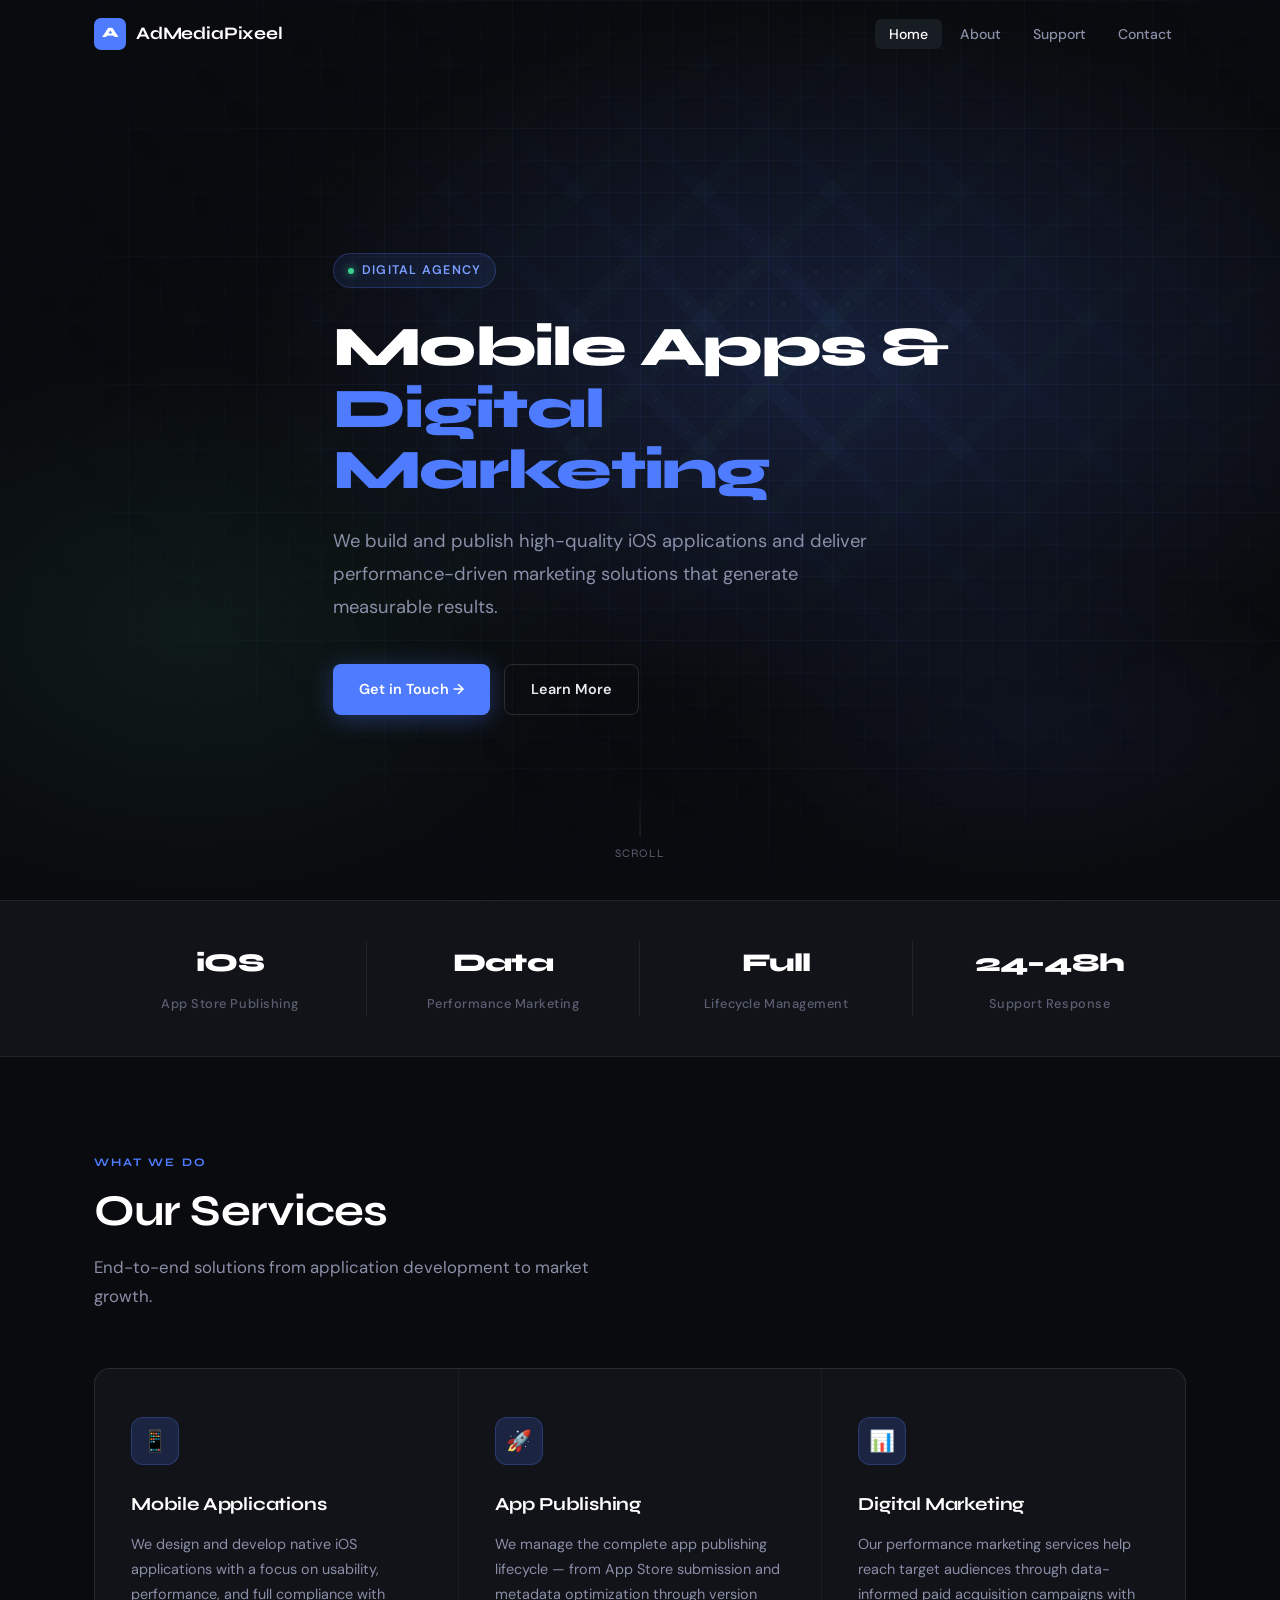
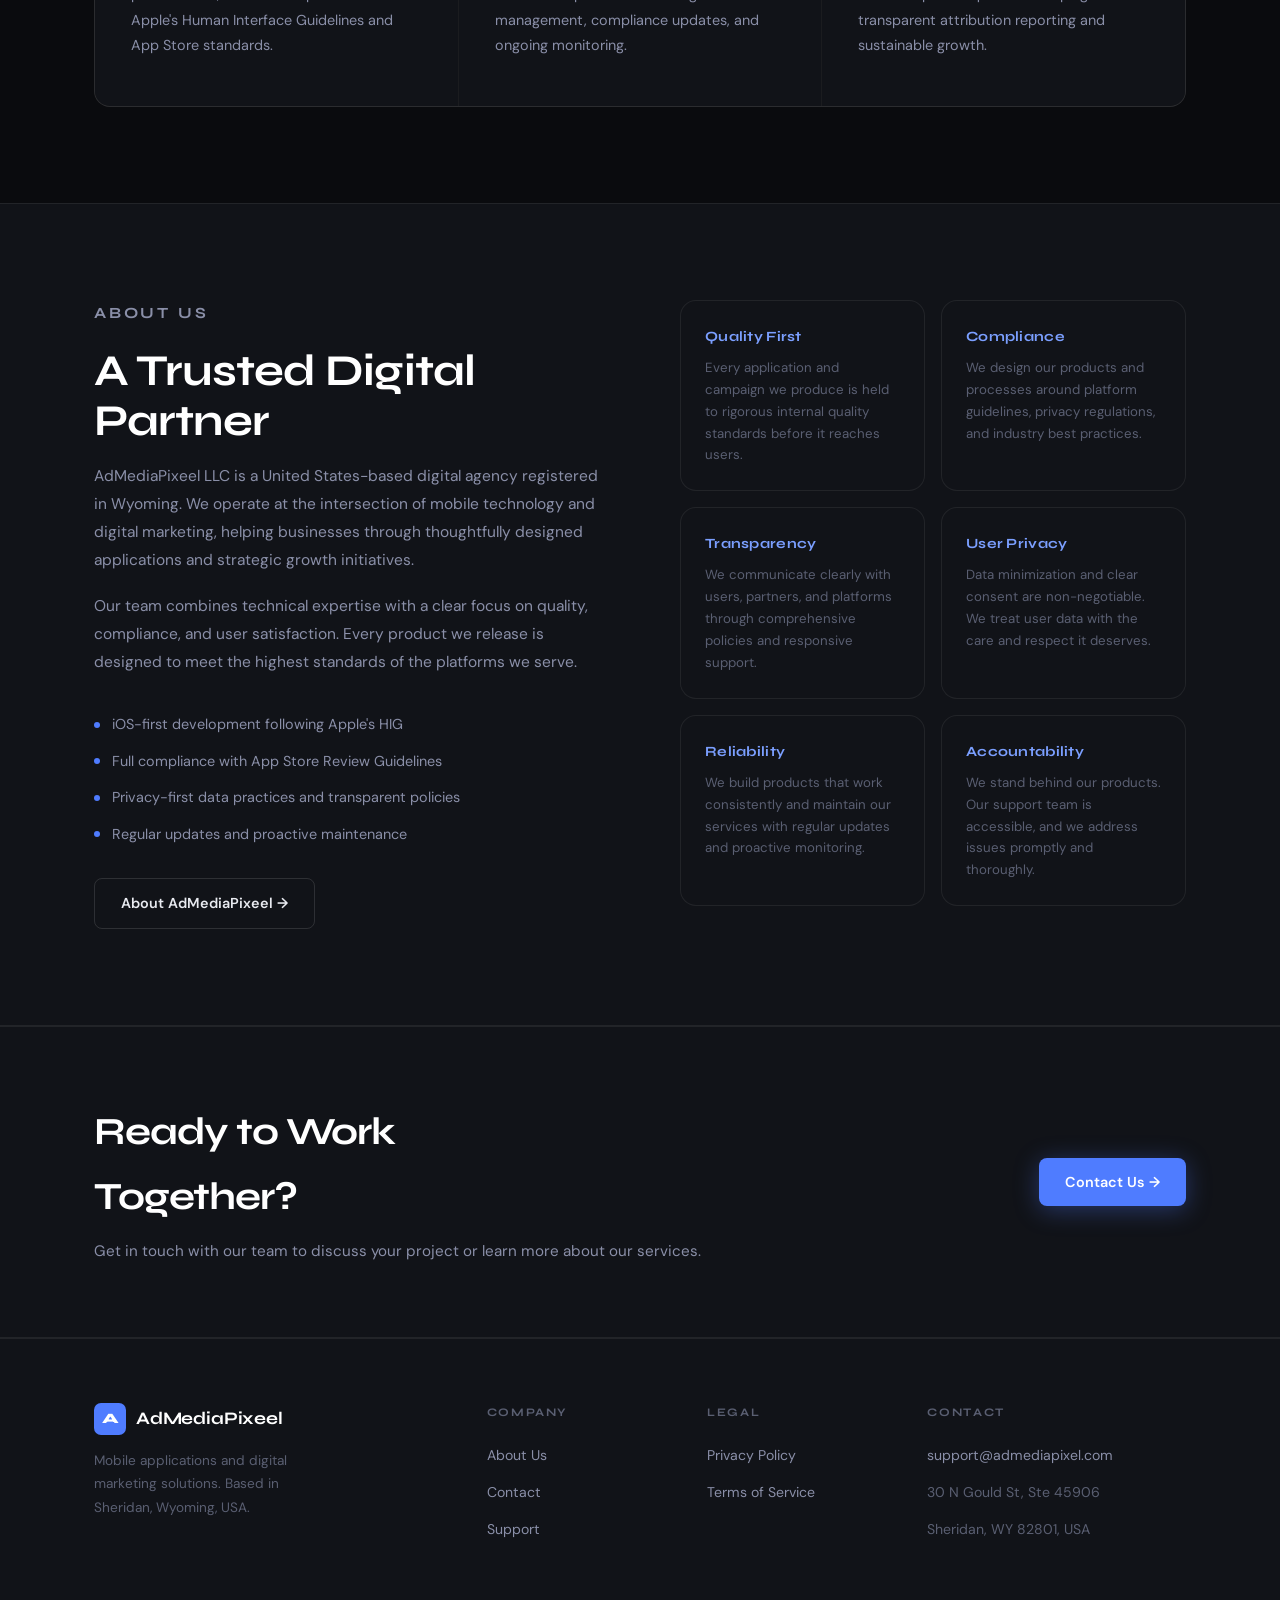
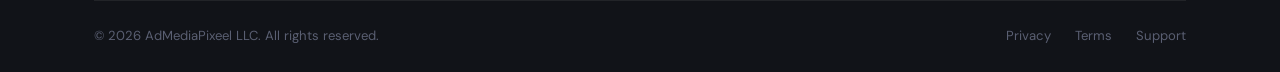
<file: index.html>
<!DOCTYPE html>
<html lang="en">
<head>
  <meta charset="UTF-8">
  <meta name="viewport" content="width=device-width, initial-scale=1.0">
  <title>AdMediaPixeel LLC — Mobile Apps & Digital Marketing</title>
  <meta name="description" content="AdMediaPixeel LLC builds and publishes high-quality mobile applications and provides performance-driven digital marketing solutions.">
  <link rel="preconnect" href="https://fonts.googleapis.com">
  <link rel="preconnect" href="https://fonts.gstatic.com" crossorigin>
  <link href="https://fonts.googleapis.com/css2?family=Syne:wght@400;500;600;700;800&family=DM+Sans:ital,opsz,wght@0,9..40,300;0,9..40,400;0,9..40,500;1,9..40,300&display=swap" rel="stylesheet">
  <link rel="stylesheet" href="style.css">
</head>
<body>

  <!-- Header -->
  <header class="site-header">
    <div class="container header-inner">
      <a class="logo" href="index.html">
        <span class="logo-mark">A</span>
        AdMediaPixeel
      </a>
      <nav>
        <button class="nav-toggle" aria-label="Toggle navigation" aria-expanded="false">
          <span></span><span></span><span></span>
        </button>
        <ul class="nav-links">
          <li><a class="active" href="index.html">Home</a></li>
          <li><a href="about.html">About</a></li>
          <li><a href="support.html">Support</a></li>
          <li><a href="contact.html">Contact</a></li>
        </ul>
      </nav>
    </div>
  </header>

  <!-- Hero -->
  <section class="hero" id="hero">
    <div class="hero-bg"></div>
    <div class="hero-grid-overlay"></div>
    <div class="container">
      <div class="hero-content">
        <div class="hero-eyebrow">Digital Agency</div>
        <h1>Mobile Apps &amp;<br><span>Digital<br class="mobile-br"> Marketing</span></h1>
        <p>We build and publish high-quality iOS applications and deliver performance-driven marketing solutions that generate measurable results.</p>
        <div class="hero-ctas">
          <a class="btn btn-primary" href="contact.html">Get in Touch →</a>
          <a class="btn btn-outline" href="about.html">Learn More</a>
        </div>
      </div>
    </div>
    <div class="hero-scroll" aria-hidden="true">
      <div class="scroll-line"></div>
      <span>Scroll</span>
    </div>
  </section>

  <!-- Stats Bar -->
  <div class="stats-bar">
    <div class="container">
      <div class="stats-inner">
        <div class="stat-item">
          <span class="stat-number">iOS</span>
          <span class="stat-desc">App Store Publishing</span>
        </div>
        <div class="stat-item">
          <span class="stat-number">Data</span>
          <span class="stat-desc">Performance Marketing</span>
        </div>
        <div class="stat-item">
          <span class="stat-number">Full</span>
          <span class="stat-desc">Lifecycle Management</span>
        </div>
        <div class="stat-item">
          <span class="stat-number">24–48h</span>
          <span class="stat-desc">Support Response</span>
        </div>
      </div>
    </div>
  </div>

  <!-- Services -->
  <section class="section" id="services">
    <div class="container">
      <div class="fade-in">
        <p class="section-label">What We Do</p>
        <h2 class="section-title">Our Services</h2>
        <p class="section-subtitle">End-to-end solutions from application development to market growth.</p>
      </div>
      <div class="services-grid">
        <div class="service-card fade-in">
          <div class="service-icon">📱</div>
          <h3>Mobile Applications</h3>
          <p>We design and develop native iOS applications with a focus on usability, performance, and full compliance with Apple's Human Interface Guidelines and App Store standards.</p>
        </div>
        <div class="service-card fade-in">
          <div class="service-icon">🚀</div>
          <h3>App Publishing</h3>
          <p>We manage the complete app publishing lifecycle — from App Store submission and metadata optimization through version management, compliance updates, and ongoing monitoring.</p>
        </div>
        <div class="service-card fade-in">
          <div class="service-icon">📊</div>
          <h3>Digital Marketing</h3>
          <p>Our performance marketing services help reach target audiences through data-informed paid acquisition campaigns with transparent attribution reporting and sustainable growth.</p>
        </div>
      </div>
    </div>
  </section>

  <!-- About Preview -->
  <section class="section" id="about-preview" style="background: var(--bg-2); border-top: 1px solid var(--border); border-bottom: 1px solid var(--border);">
    <div class="container">
      <div class="about-grid">
        <div class="about-text fade-in">
          <p class="section-label">About Us</p>
          <h2 class="section-title">A Trusted Digital Partner</h2>
          <p>AdMediaPixeel LLC is a United States-based digital agency registered in Wyoming. We operate at the intersection of mobile technology and digital marketing, helping businesses through thoughtfully designed applications and strategic growth initiatives.</p>
          <p>Our team combines technical expertise with a clear focus on quality, compliance, and user satisfaction. Every product we release is designed to meet the highest standards of the platforms we serve.</p>
          <div class="about-features">
            <div class="feature-row">iOS-first development following Apple's HIG</div>
            <div class="feature-row">Full compliance with App Store Review Guidelines</div>
            <div class="feature-row">Privacy-first data practices and transparent policies</div>
            <div class="feature-row">Regular updates and proactive maintenance</div>
          </div>
          <div style="margin-top: 32px;">
            <a class="btn btn-outline" href="about.html">About AdMediaPixeel →</a>
          </div>
        </div>
        <div class="about-values fade-in">
          <div class="value-card">
            <h4>Quality First</h4>
            <p>Every application and campaign we produce is held to rigorous internal quality standards before it reaches users.</p>
          </div>
          <div class="value-card">
            <h4>Compliance</h4>
            <p>We design our products and processes around platform guidelines, privacy regulations, and industry best practices.</p>
          </div>
          <div class="value-card">
            <h4>Transparency</h4>
            <p>We communicate clearly with users, partners, and platforms through comprehensive policies and responsive support.</p>
          </div>
          <div class="value-card">
            <h4>User Privacy</h4>
            <p>Data minimization and clear consent are non-negotiable. We treat user data with the care and respect it deserves.</p>
          </div>
          <div class="value-card">
            <h4>Reliability</h4>
            <p>We build products that work consistently and maintain our services with regular updates and proactive monitoring.</p>
          </div>
          <div class="value-card">
            <h4>Accountability</h4>
            <p>We stand behind our products. Our support team is accessible, and we address issues promptly and thoroughly.</p>
          </div>
        </div>
      </div>
    </div>
  </section>

  <!-- CTA -->
  <section class="cta-section">
    <div class="container">
      <div class="cta-inner fade-in">
        <div>
          <h2>Ready to Work Together?</h2>
          <p>Get in touch with our team to discuss your project or learn more about our services.</p>
        </div>
        <a class="btn btn-primary" href="contact.html">Contact Us →</a>
      </div>
    </div>
  </section>

  <!-- Footer -->
  <footer class="site-footer">
    <div class="container">
      <div class="footer-grid">
        <div class="footer-brand">
          <a class="logo" href="index.html">
            <span class="logo-mark">A</span>
            AdMediaPixeel
          </a>
          <p>Mobile applications and digital marketing solutions. Based in Sheridan, Wyoming, USA.</p>
        </div>
        <div class="footer-col">
          <h4>Company</h4>
          <ul>
            <li><a href="about.html">About Us</a></li>
            <li><a href="contact.html">Contact</a></li>
            <li><a href="support.html">Support</a></li>
          </ul>
        </div>
        <div class="footer-col">
          <h4>Legal</h4>
          <ul>
            <li><a href="privacy.html">Privacy Policy</a></li>
            <li><a href="terms.html">Terms of Service</a></li>
          </ul>
        </div>
        <div class="footer-col">
          <h4>Contact</h4>
          <ul>
            <li><a href="mailto:support@admediapixel.com">support@admediapixel.com</a></li>
            <li><span>30 N Gould St, Ste 45906</span></li>
            <li><span>Sheridan, WY 82801, USA</span></li>
          </ul>
        </div>
      </div>
      <div class="footer-bottom">
        <p>© 2026 AdMediaPixeel LLC. All rights reserved.</p>
        <div class="footer-bottom-links">
          <a href="privacy.html">Privacy</a>
          <a href="terms.html">Terms</a>
          <a href="support.html">Support</a>
        </div>
      </div>
    </div>
  </footer>

  <script src="script.js"></script>
</body>
</html>
</file>
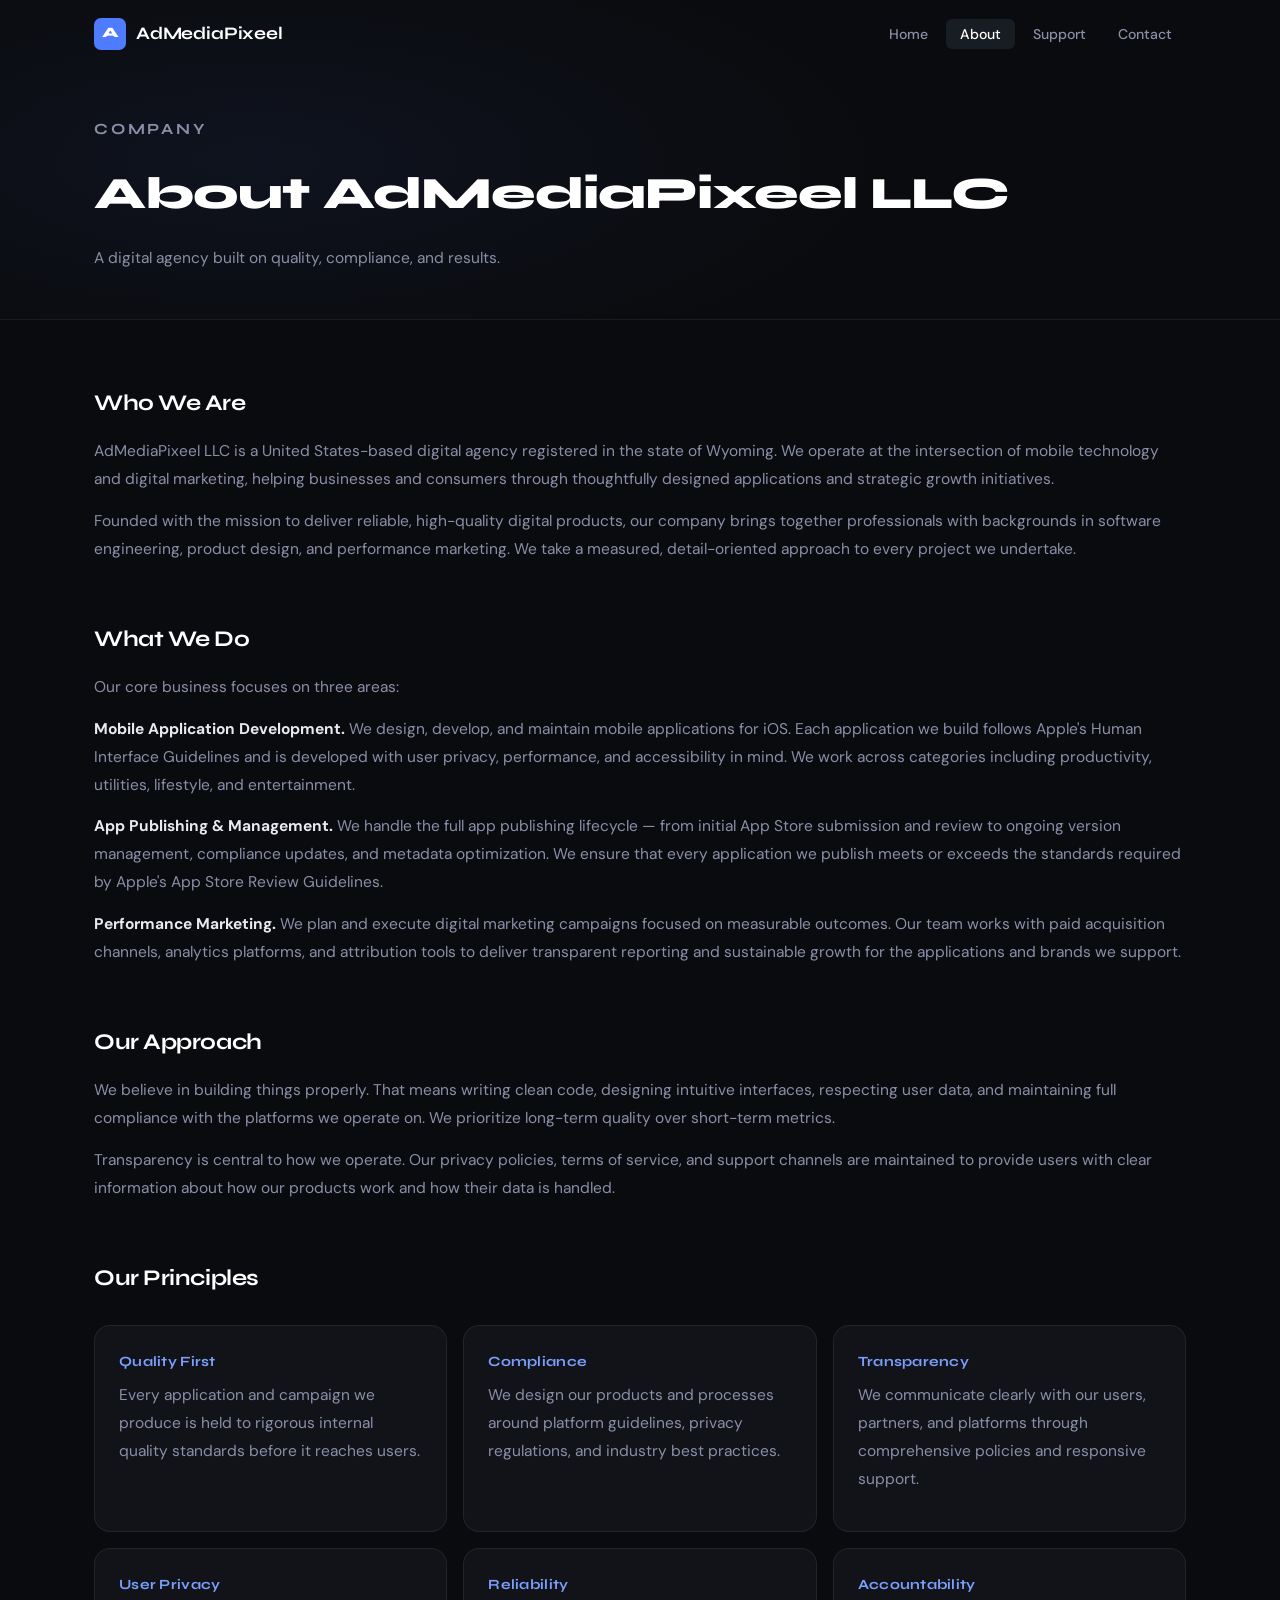
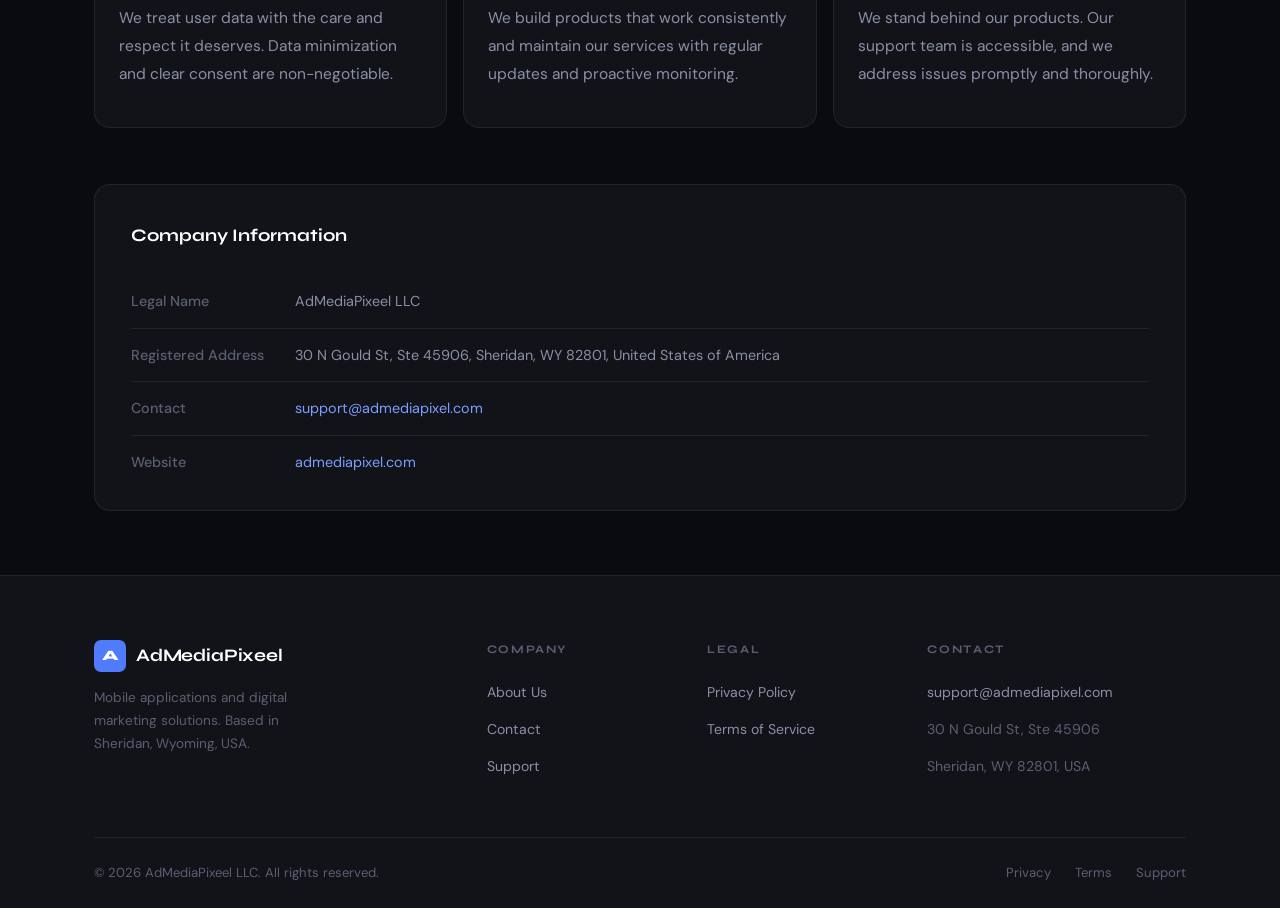
<file: about.html>
<!DOCTYPE html>
<html lang="en">
<head>
  <meta charset="UTF-8">
  <meta name="viewport" content="width=device-width, initial-scale=1.0">
  <title>About Us — AdMediaPixeel LLC</title>
  <meta name="description" content="Learn about AdMediaPixeel LLC, a digital agency specializing in mobile application development, app publishing, and performance marketing.">
  <link rel="preconnect" href="https://fonts.googleapis.com">
  <link rel="preconnect" href="https://fonts.gstatic.com" crossorigin>
  <link href="https://fonts.googleapis.com/css2?family=Syne:wght@400;500;600;700;800&family=DM+Sans:ital,opsz,wght@0,9..40,300;0,9..40,400;0,9..40,500;1,9..40,300&display=swap" rel="stylesheet">
  <link rel="stylesheet" href="style.css">
</head>
<body>

  <!-- Header -->
  <header class="site-header">
    <div class="container header-inner">
      <a class="logo" href="index.html">
        <span class="logo-mark">A</span>
        AdMediaPixeel
      </a>
      <nav>
        <button class="nav-toggle" aria-label="Toggle navigation" aria-expanded="false">
          <span></span><span></span><span></span>
        </button>
        <ul class="nav-links">
          <li><a href="index.html">Home</a></li>
          <li><a class="active" href="about.html">About</a></li>
          <li><a href="support.html">Support</a></li>
          <li><a href="contact.html">Contact</a></li>
        </ul>
      </nav>
    </div>
  </header>

  <!-- Page Header -->
  <section class="page-header">
    <div class="container">
      <p class="section-label">Company</p>
      <h1>About AdMediaPixeel LLC</h1>
      <p>A digital agency built on quality, compliance, and results.</p>
    </div>
  </section>

  <!-- About Content -->
  <section class="section--sm">
    <div class="container">

      <div class="about-block fade-in">
        <h2>Who We Are</h2>
        <p>AdMediaPixeel LLC is a United States-based digital agency registered in the state of Wyoming. We operate at the intersection of mobile technology and digital marketing, helping businesses and consumers through thoughtfully designed applications and strategic growth initiatives.</p>
        <p>Founded with the mission to deliver reliable, high-quality digital products, our company brings together professionals with backgrounds in software engineering, product design, and performance marketing. We take a measured, detail-oriented approach to every project we undertake.</p>
      </div>

      <div class="about-block fade-in">
        <h2>What We Do</h2>
        <p>Our core business focuses on three areas:</p>
        <p><strong>Mobile Application Development.</strong> We design, develop, and maintain mobile applications for iOS. Each application we build follows Apple's Human Interface Guidelines and is developed with user privacy, performance, and accessibility in mind. We work across categories including productivity, utilities, lifestyle, and entertainment.</p>
        <p><strong>App Publishing &amp; Management.</strong> We handle the full app publishing lifecycle — from initial App Store submission and review to ongoing version management, compliance updates, and metadata optimization. We ensure that every application we publish meets or exceeds the standards required by Apple's App Store Review Guidelines.</p>
        <p><strong>Performance Marketing.</strong> We plan and execute digital marketing campaigns focused on measurable outcomes. Our team works with paid acquisition channels, analytics platforms, and attribution tools to deliver transparent reporting and sustainable growth for the applications and brands we support.</p>
      </div>

      <div class="about-block fade-in">
        <h2>Our Approach</h2>
        <p>We believe in building things properly. That means writing clean code, designing intuitive interfaces, respecting user data, and maintaining full compliance with the platforms we operate on. We prioritize long-term quality over short-term metrics.</p>
        <p>Transparency is central to how we operate. Our privacy policies, terms of service, and support channels are maintained to provide users with clear information about how our products work and how their data is handled.</p>
      </div>

      <!-- Principles -->
      <div class="about-block fade-in">
        <h2>Our Principles</h2>
        <div class="about-values" style="margin-top: 28px; grid-template-columns: repeat(3, 1fr);">
          <div class="value-card">
            <h4>Quality First</h4>
            <p>Every application and campaign we produce is held to rigorous internal quality standards before it reaches users.</p>
          </div>
          <div class="value-card">
            <h4>Compliance</h4>
            <p>We design our products and processes around platform guidelines, privacy regulations, and industry best practices.</p>
          </div>
          <div class="value-card">
            <h4>Transparency</h4>
            <p>We communicate clearly with our users, partners, and platforms through comprehensive policies and responsive support.</p>
          </div>
          <div class="value-card">
            <h4>User Privacy</h4>
            <p>We treat user data with the care and respect it deserves. Data minimization and clear consent are non-negotiable.</p>
          </div>
          <div class="value-card">
            <h4>Reliability</h4>
            <p>We build products that work consistently and maintain our services with regular updates and proactive monitoring.</p>
          </div>
          <div class="value-card">
            <h4>Accountability</h4>
            <p>We stand behind our products. Our support team is accessible, and we address issues promptly and thoroughly.</p>
          </div>
        </div>
      </div>

      <!-- Company Info -->
      <div class="company-info fade-in">
        <h2>Company Information</h2>
        <div class="info-row">
          <span class="info-label">Legal Name</span>
          <span class="info-value">AdMediaPixeel LLC</span>
        </div>
        <div class="info-row">
          <span class="info-label">Registered Address</span>
          <span class="info-value">30 N Gould St, Ste 45906, Sheridan, WY 82801, United States of America</span>
        </div>
        <div class="info-row">
          <span class="info-label">Contact</span>
          <span class="info-value"><a href="mailto:support@admediapixel.com">support@admediapixel.com</a></span>
        </div>
        <div class="info-row">
          <span class="info-label">Website</span>
          <span class="info-value"><a href="index.html">admediapixel.com</a></span>
        </div>
      </div>

    </div>
  </section>

  <!-- Footer -->
  <footer class="site-footer">
    <div class="container">
      <div class="footer-grid">
        <div class="footer-brand">
          <a class="logo" href="index.html">
            <span class="logo-mark">A</span>
            AdMediaPixeel
          </a>
          <p>Mobile applications and digital marketing solutions. Based in Sheridan, Wyoming, USA.</p>
        </div>
        <div class="footer-col">
          <h4>Company</h4>
          <ul>
            <li><a href="about.html">About Us</a></li>
            <li><a href="contact.html">Contact</a></li>
            <li><a href="support.html">Support</a></li>
          </ul>
        </div>
        <div class="footer-col">
          <h4>Legal</h4>
          <ul>
            <li><a href="privacy.html">Privacy Policy</a></li>
            <li><a href="terms.html">Terms of Service</a></li>
          </ul>
        </div>
        <div class="footer-col">
          <h4>Contact</h4>
          <ul>
            <li><a href="mailto:support@admediapixel.com">support@admediapixel.com</a></li>
            <li><span>30 N Gould St, Ste 45906</span></li>
            <li><span>Sheridan, WY 82801, USA</span></li>
          </ul>
        </div>
      </div>
      <div class="footer-bottom">
        <p>© 2026 AdMediaPixeel LLC. All rights reserved.</p>
        <div class="footer-bottom-links">
          <a href="privacy.html">Privacy</a>
          <a href="terms.html">Terms</a>
          <a href="support.html">Support</a>
        </div>
      </div>
    </div>
  </footer>

  <script src="script.js"></script>
</body>
</html>
</file>
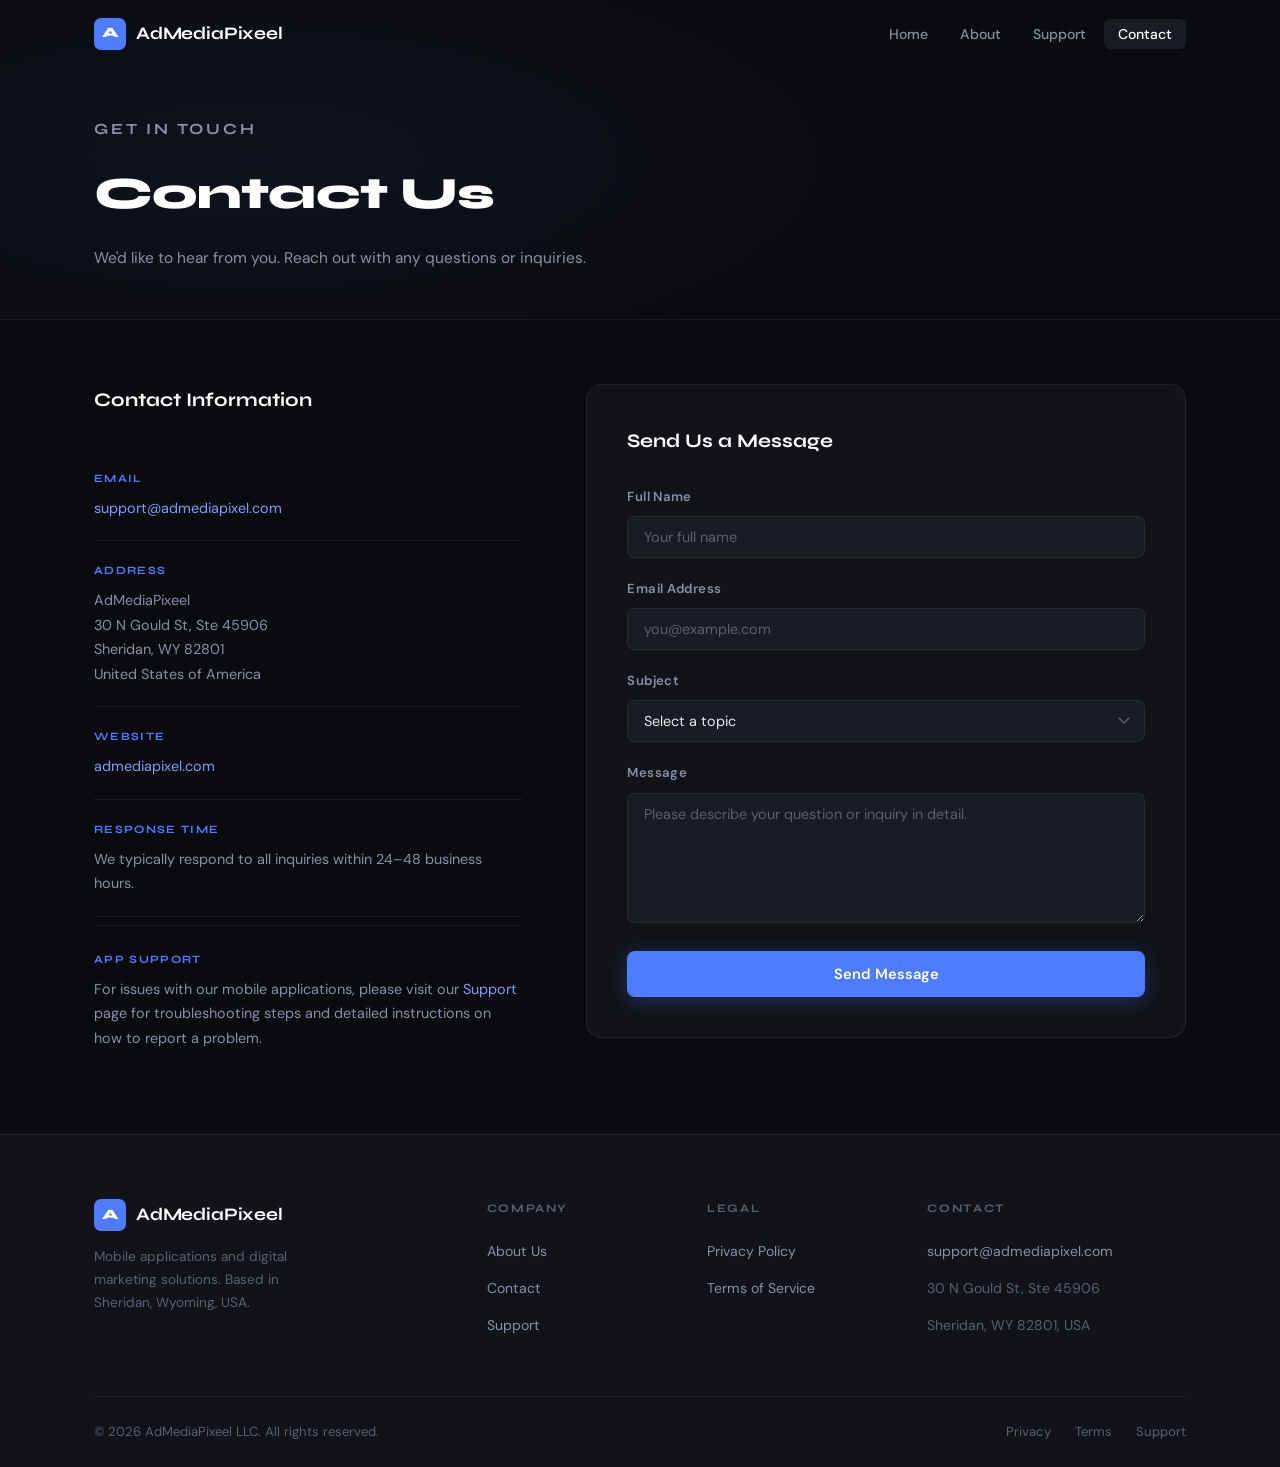
<file: contact.html>
<!DOCTYPE html>
<html lang="en">
<head>
  <meta charset="UTF-8">
  <meta name="viewport" content="width=device-width, initial-scale=1.0">
  <title>Contact — AdMediaPixeel LLC</title>
  <meta name="description" content="Get in touch with AdMediaPixeel LLC. Reach our team for inquiries about our mobile applications and digital marketing services.">
  <link rel="preconnect" href="https://fonts.googleapis.com">
  <link rel="preconnect" href="https://fonts.gstatic.com" crossorigin>
  <link href="https://fonts.googleapis.com/css2?family=Syne:wght@400;500;600;700;800&family=DM+Sans:ital,opsz,wght@0,9..40,300;0,9..40,400;0,9..40,500;1,9..40,300&display=swap" rel="stylesheet">
  <link rel="stylesheet" href="style.css">
</head>
<body>

  <!-- Header -->
  <header class="site-header">
    <div class="container header-inner">
      <a class="logo" href="index.html">
        <span class="logo-mark">A</span>
        AdMediaPixeel
      </a>
      <nav>
        <button class="nav-toggle" aria-label="Toggle navigation" aria-expanded="false">
          <span></span><span></span><span></span>
        </button>
        <ul class="nav-links">
          <li><a href="index.html">Home</a></li>
          <li><a href="about.html">About</a></li>
          <li><a href="support.html">Support</a></li>
          <li><a class="active" href="contact.html">Contact</a></li>
        </ul>
      </nav>
    </div>
  </header>

  <!-- Page Header -->
  <section class="page-header">
    <div class="container">
      <p class="section-label">Get in Touch</p>
      <h1>Contact Us</h1>
      <p>We'd like to hear from you. Reach out with any questions or inquiries.</p>
    </div>
  </section>

  <!-- Contact Content -->
  <section class="section--sm">
    <div class="container">
      <div class="contact-grid">

        <!-- Info -->
        <div class="contact-info fade-in">
          <h3>Contact Information</h3>

          <div class="contact-info-item">
            <div class="label">Email</div>
            <p><a href="mailto:support@admediapixel.com">support@admediapixel.com</a></p>
          </div>

          <div class="contact-info-item">
            <div class="label">Address</div>
            <p>
              AdMediaPixeel<br>
              30 N Gould St, Ste 45906<br>
              Sheridan, WY 82801<br>
              United States of America
            </p>
          </div>

          <div class="contact-info-item">
            <div class="label">Website</div>
            <p><a href="index.html">admediapixel.com</a></p>
          </div>

          <div class="contact-info-item">
            <div class="label">Response Time</div>
            <p>We typically respond to all inquiries within 24–48 business hours.</p>
          </div>

          <div class="contact-info-item" style="padding-top: 24px; border-top: 1px solid var(--border); border-bottom: none; margin-top: 8px;">
            <div class="label">App Support</div>
            <p>For issues with our mobile applications, please visit our <a href="support.html">Support</a> page for troubleshooting steps and detailed instructions on how to report a problem.</p>
          </div>
        </div>

        <!-- Form -->
        <div class="fade-in">
          <form class="contact-form" id="contact-form" action="https://api.web3forms.com/submit" method="POST">
            <input type="hidden" name="access_key" value="a528d1c6-6480-44ff-83ad-d0a0c0356f76">
            <input type="hidden" name="from_name" value="AdMediaPixeel Website">
            <input type="checkbox" name="botcheck" style="display:none">
            <h3>Send Us a Message</h3>

            <div class="form-group">
              <label for="contact-name">Full Name</label>
              <input type="text" id="contact-name" name="name" required placeholder="Your full name">
            </div>

            <div class="form-group">
              <label for="contact-email">Email Address</label>
              <input type="email" id="contact-email" name="email" required placeholder="you@example.com">
            </div>

            <div class="form-group">
              <label for="contact-subject">Subject</label>
              <select id="contact-subject" name="subject" required>
                <option value="" disabled selected>Select a topic</option>
                <option value="general">General Inquiry</option>
                <option value="app-support">App Support</option>
                <option value="business">Business &amp; Partnerships</option>
                <option value="privacy">Privacy &amp; Data Request</option>
                <option value="other">Other</option>
              </select>
            </div>

            <div class="form-group">
              <label for="contact-message">Message</label>
              <textarea id="contact-message" name="message" required placeholder="Please describe your question or inquiry in detail."></textarea>
            </div>

            <button type="submit" class="btn-submit">Send Message</button>
          </form>
        </div>

      </div>
    </div>
  </section>

  <!-- Footer -->
  <footer class="site-footer">
    <div class="container">
      <div class="footer-grid">
        <div class="footer-brand">
          <a class="logo" href="index.html">
            <span class="logo-mark">A</span>
            AdMediaPixeel
          </a>
          <p>Mobile applications and digital marketing solutions. Based in Sheridan, Wyoming, USA.</p>
        </div>
        <div class="footer-col">
          <h4>Company</h4>
          <ul>
            <li><a href="about.html">About Us</a></li>
            <li><a href="contact.html">Contact</a></li>
            <li><a href="support.html">Support</a></li>
          </ul>
        </div>
        <div class="footer-col">
          <h4>Legal</h4>
          <ul>
            <li><a href="privacy.html">Privacy Policy</a></li>
            <li><a href="terms.html">Terms of Service</a></li>
          </ul>
        </div>
        <div class="footer-col">
          <h4>Contact</h4>
          <ul>
            <li><a href="mailto:support@admediapixel.com">support@admediapixel.com</a></li>
            <li><span>30 N Gould St, Ste 45906</span></li>
            <li><span>Sheridan, WY 82801, USA</span></li>
          </ul>
        </div>
      </div>
      <div class="footer-bottom">
        <p>© 2026 AdMediaPixeel LLC. All rights reserved.</p>
        <div class="footer-bottom-links">
          <a href="privacy.html">Privacy</a>
          <a href="terms.html">Terms</a>
          <a href="support.html">Support</a>
        </div>
      </div>
    </div>
  </footer>

  <script src="script.js"></script>
</body>
</html>
</file>
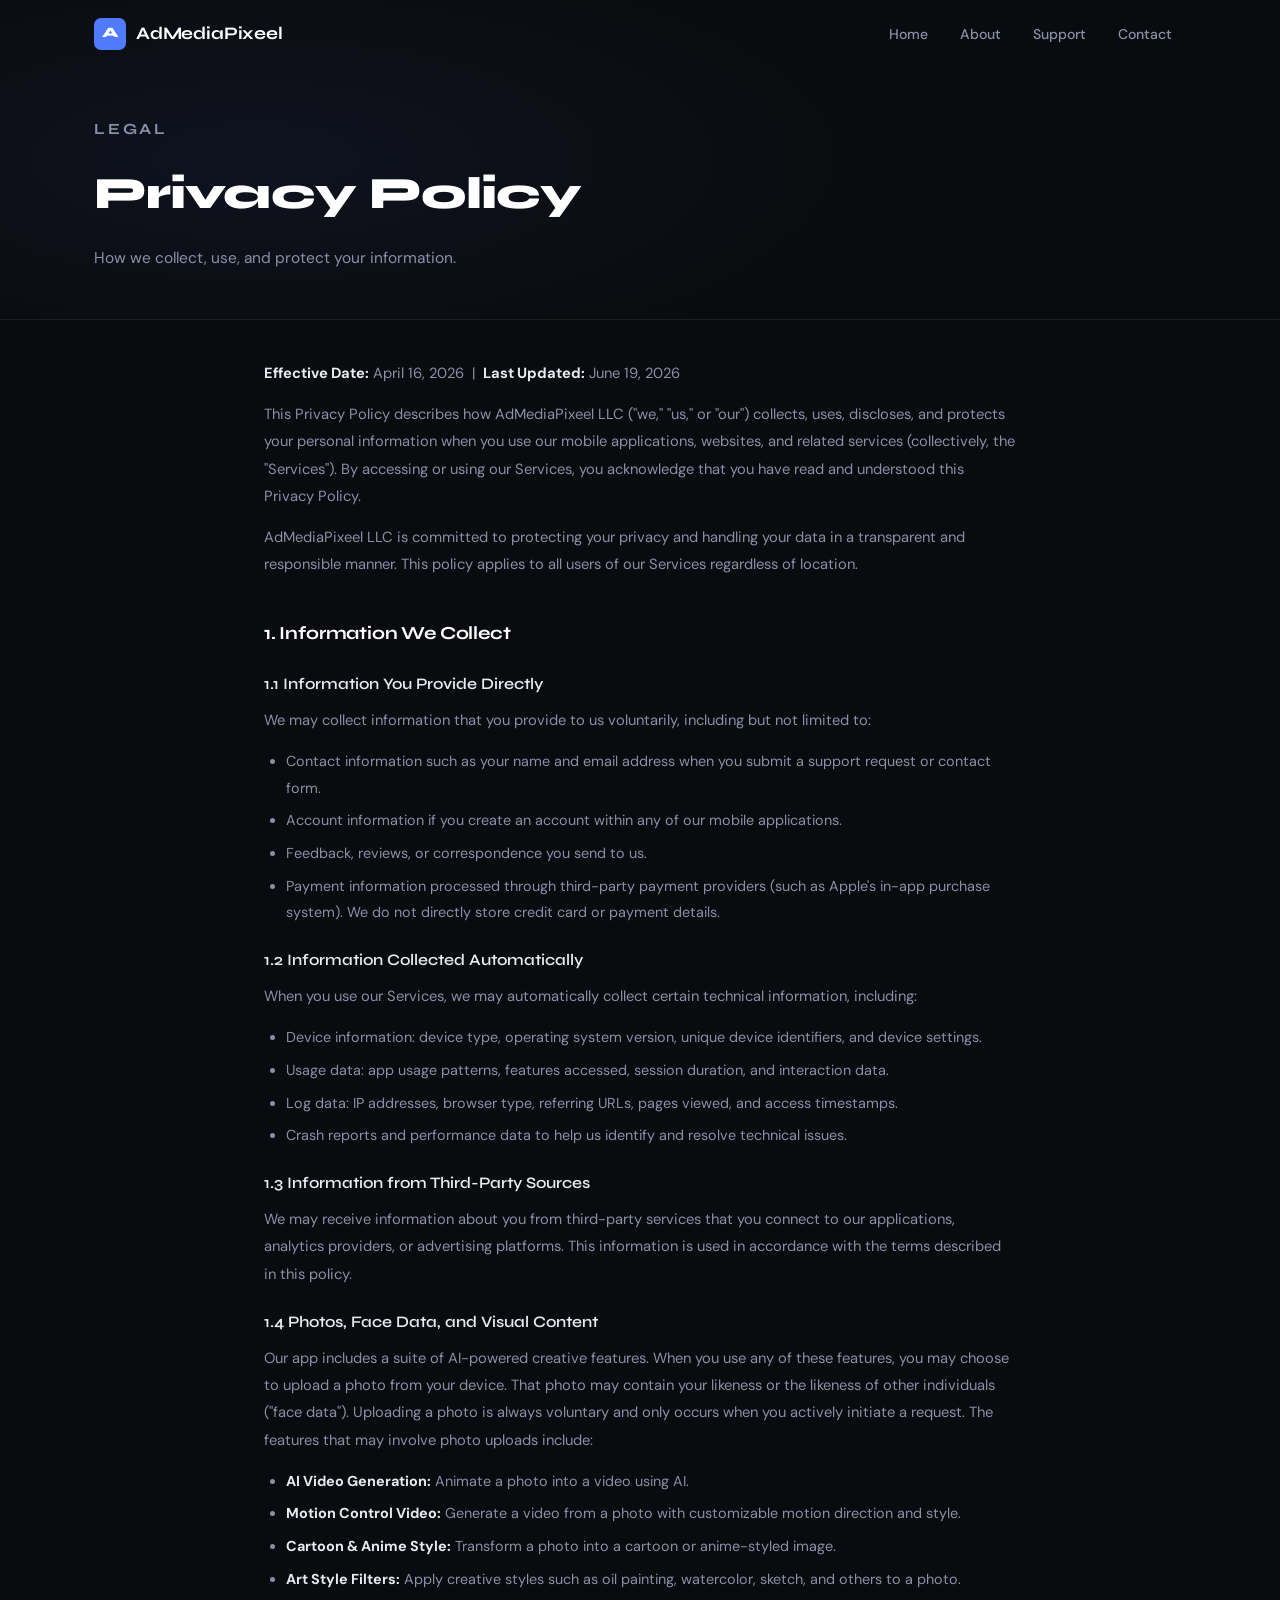
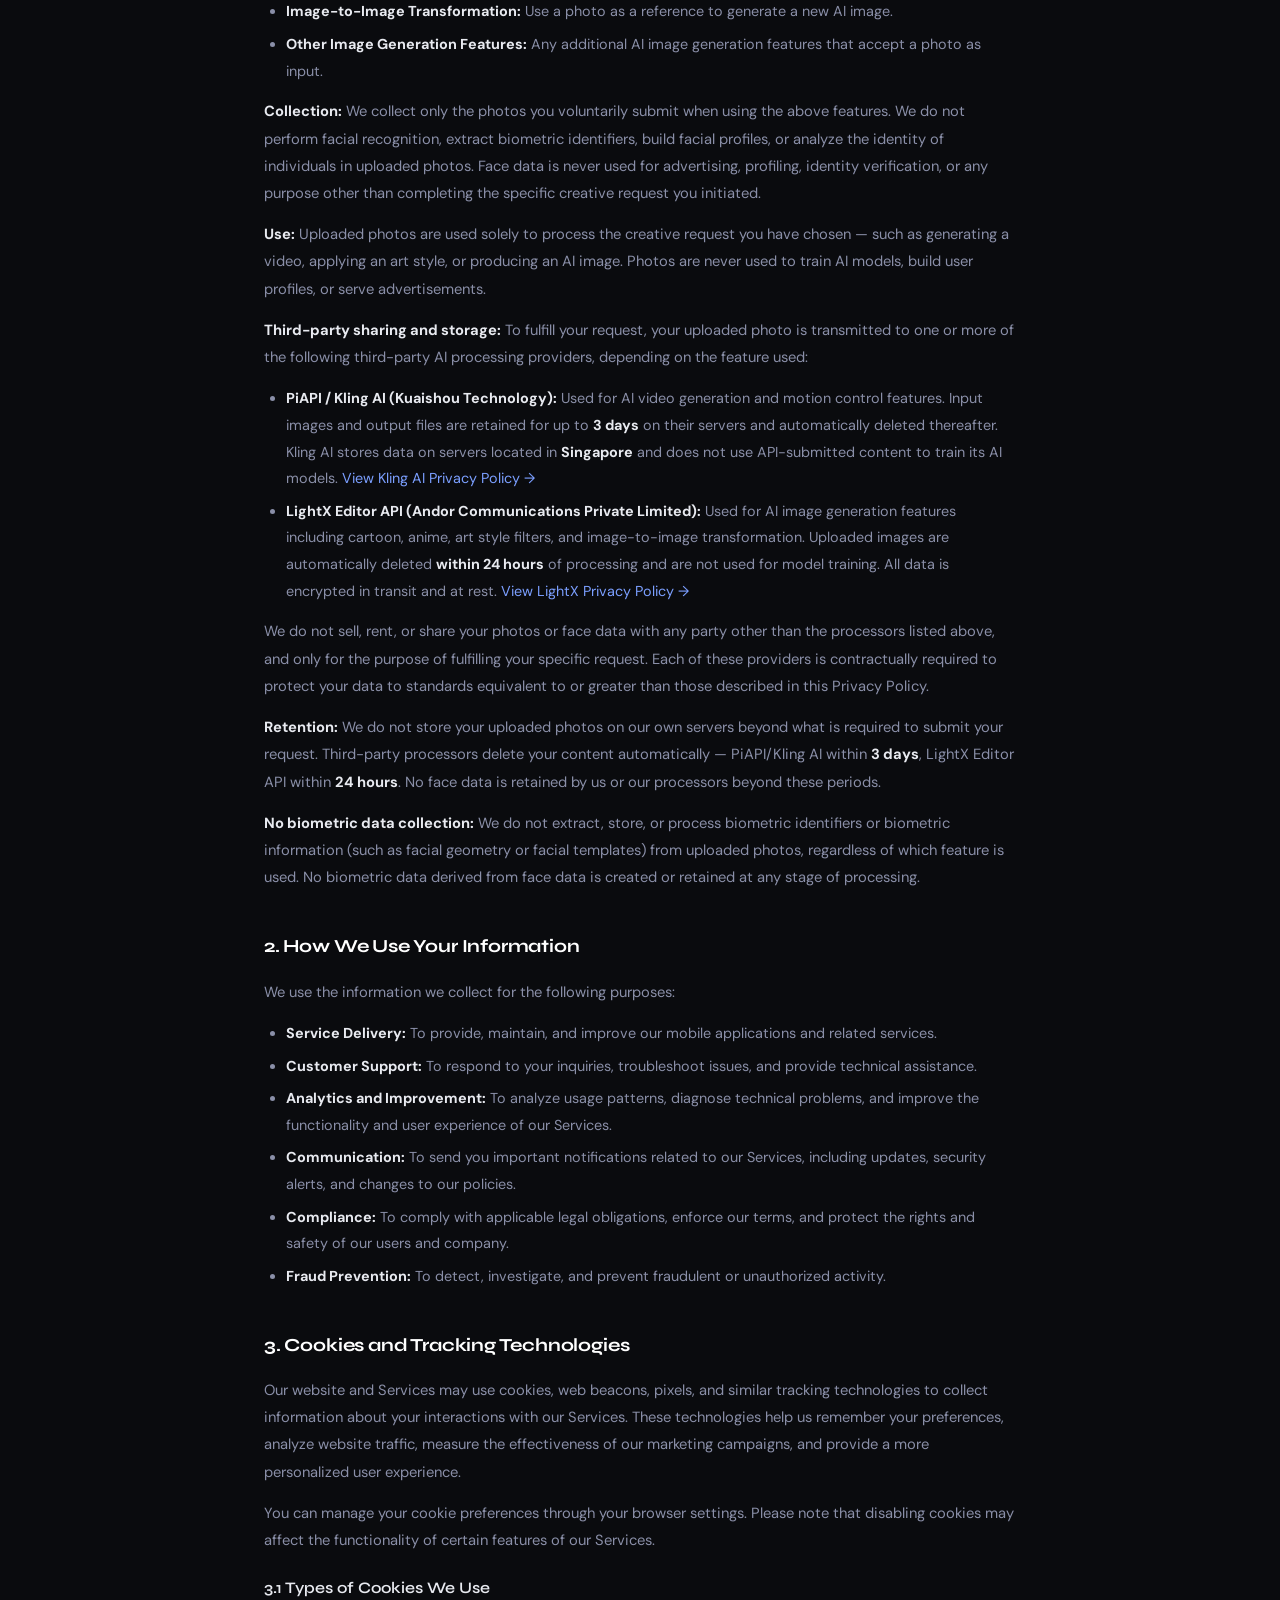
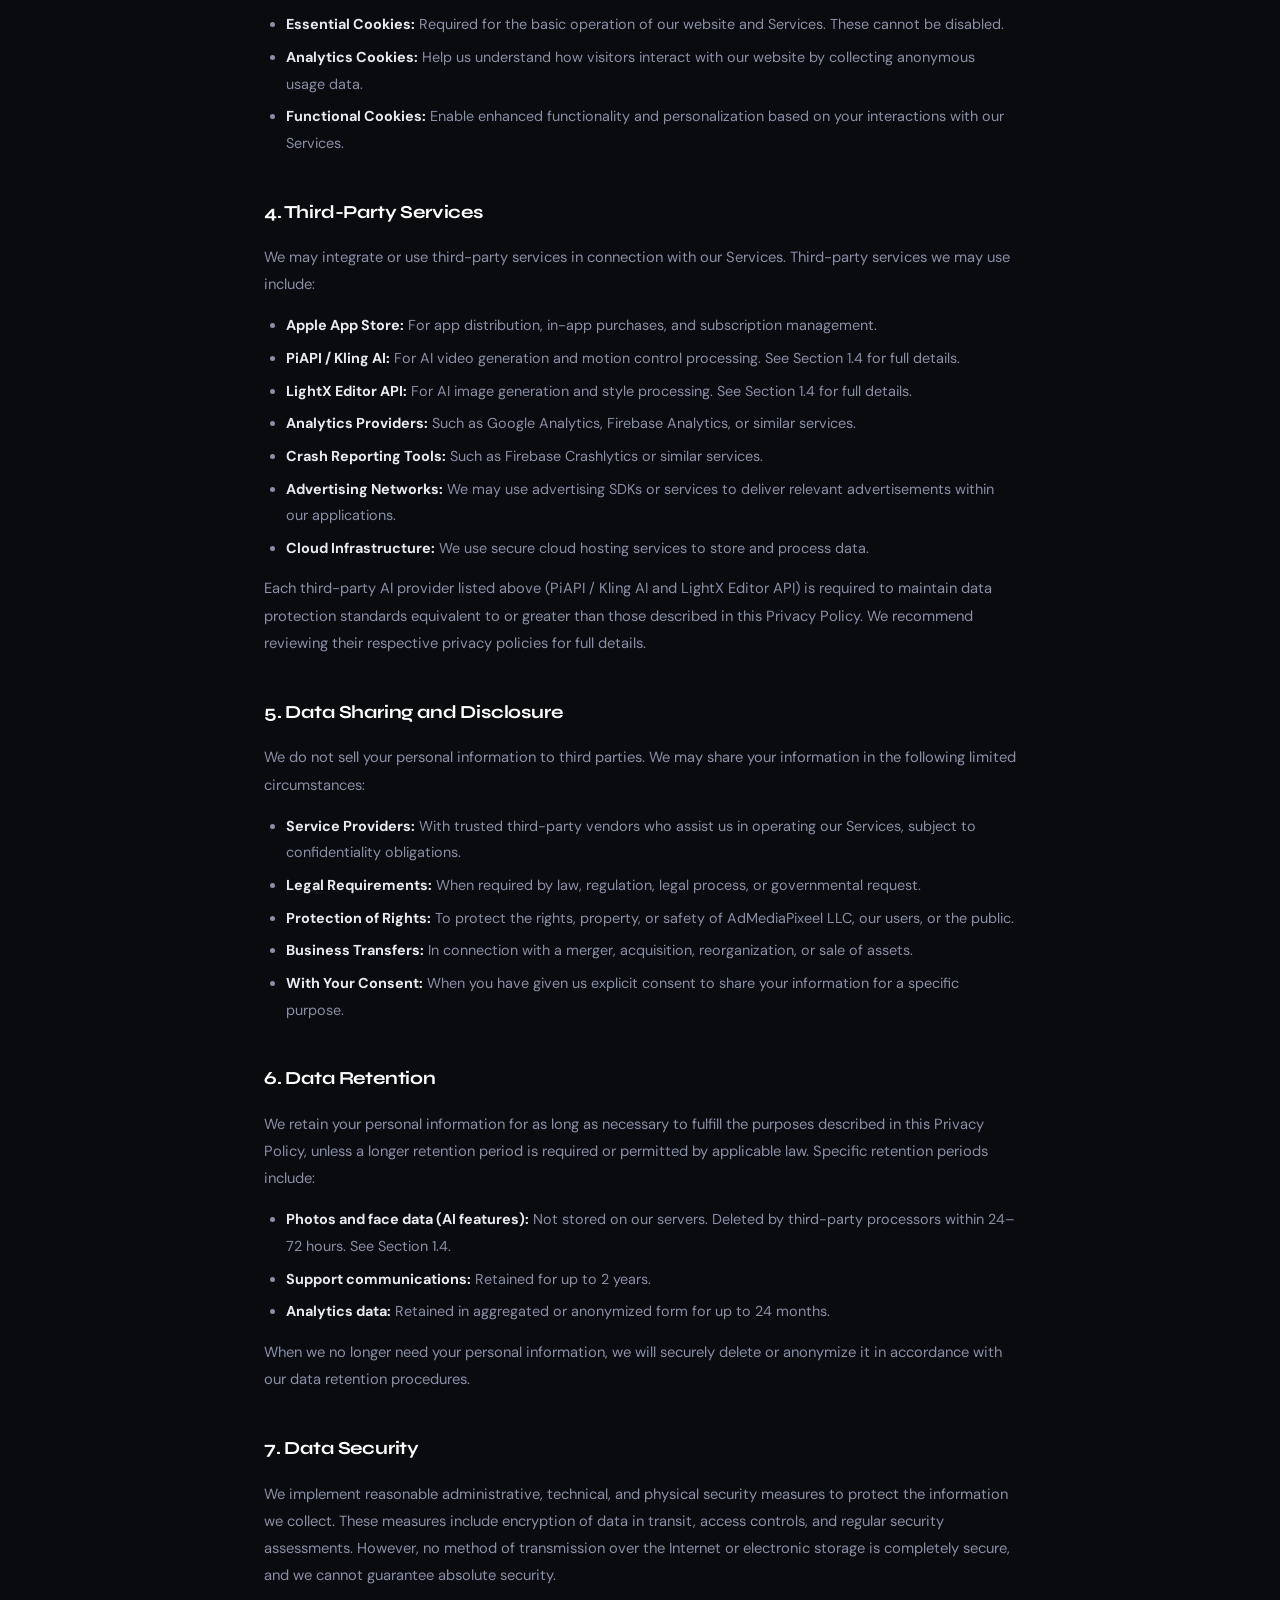
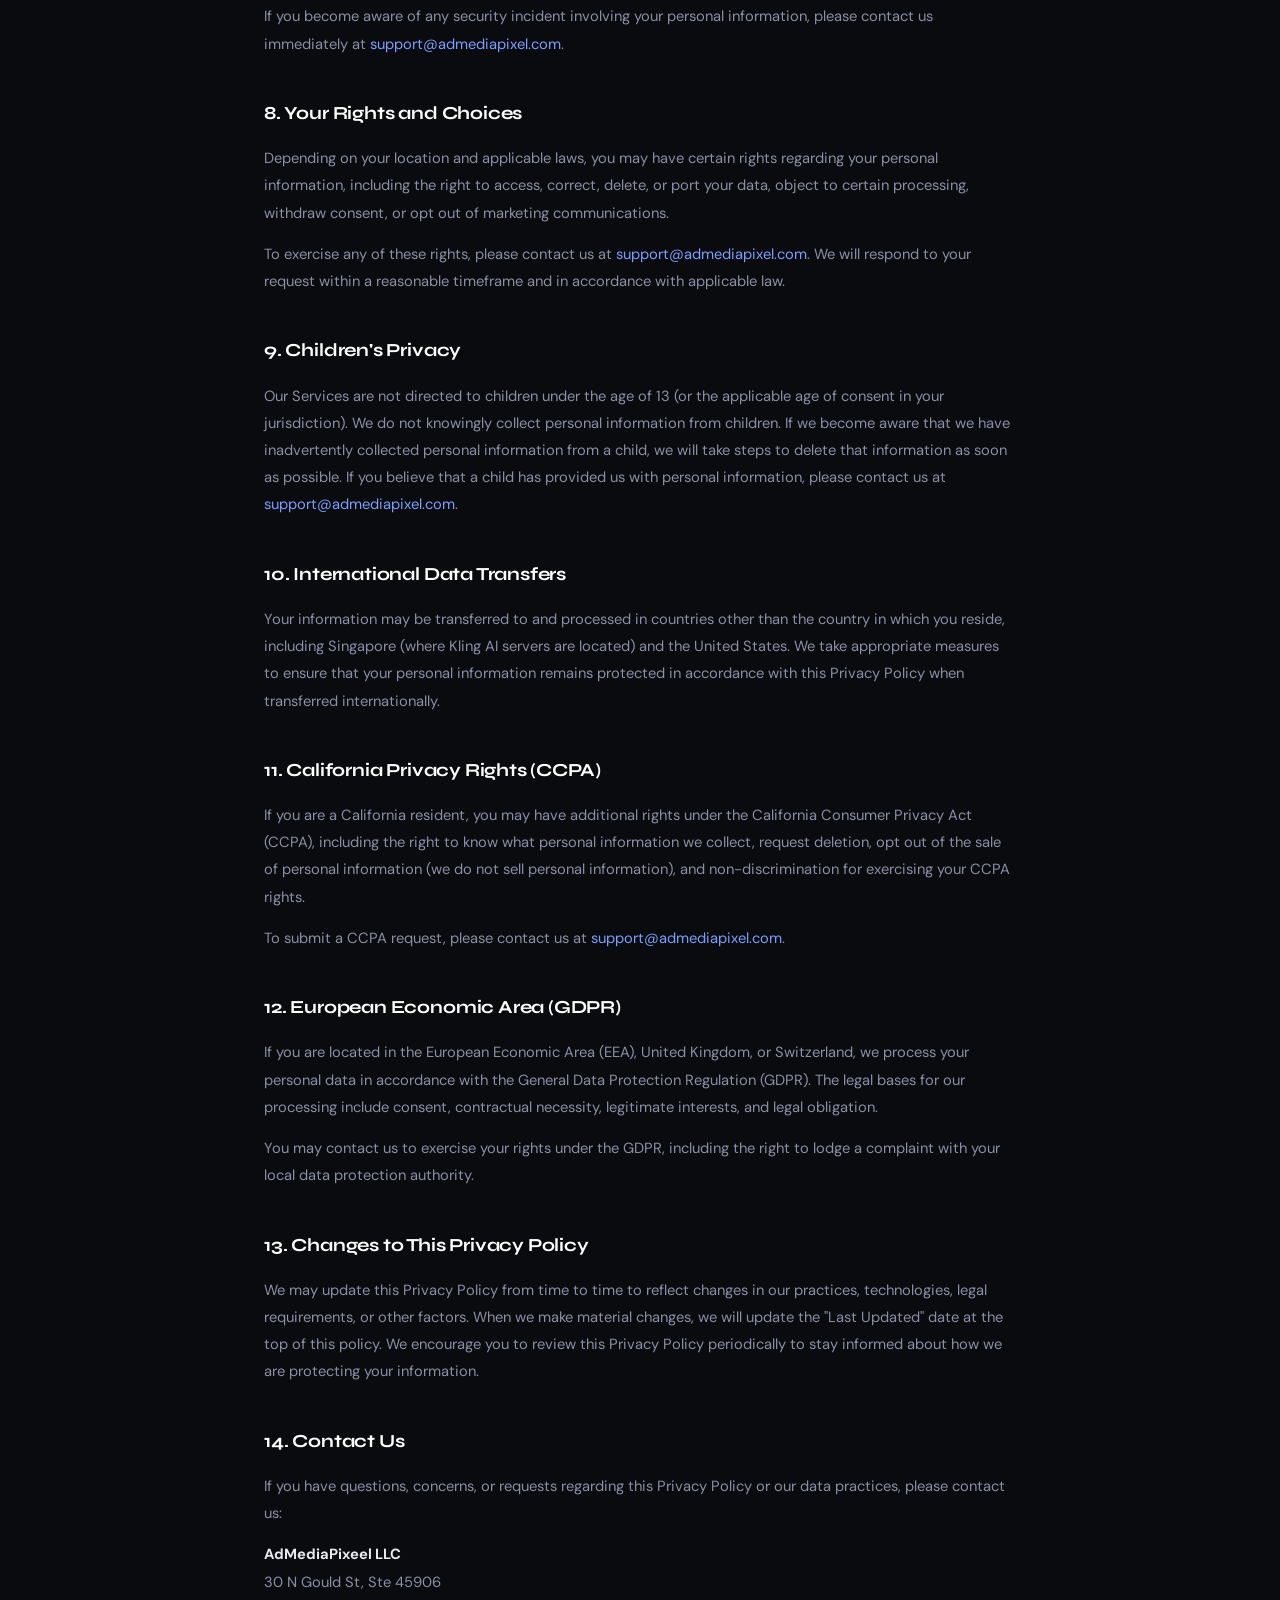
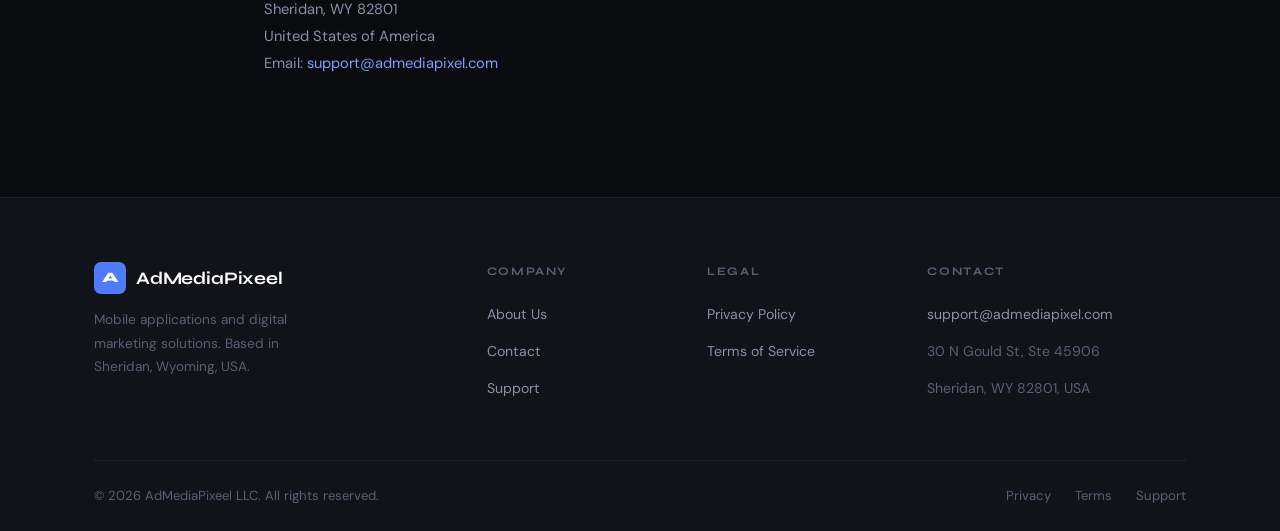
<file: privacy.html>
<!DOCTYPE html>
<html lang="en">
<head>
  <meta charset="UTF-8">
  <meta name="viewport" content="width=device-width, initial-scale=1.0">
  <title>Privacy Policy — AdMediaPixeel LLC</title>
  <meta name="description" content="AdMediaPixeel LLC Privacy Policy. How we collect, use, and protect your information.">
  <link rel="preconnect" href="https://fonts.googleapis.com">
  <link rel="preconnect" href="https://fonts.gstatic.com" crossorigin>
  <link href="https://fonts.googleapis.com/css2?family=Syne:wght@400;500;600;700;800&family=DM+Sans:ital,opsz,wght@0,9..40,300;0,9..40,400;0,9..40,500;1,9..40,300&display=swap" rel="stylesheet">
  <link rel="stylesheet" href="style.css">
</head>
<body>

  <!-- Header -->
  <header class="site-header">
    <div class="container header-inner">
      <a class="logo" href="index.html">
        <span class="logo-mark">A</span>
        AdMediaPixeel
      </a>
      <nav>
        <button class="nav-toggle" aria-label="Toggle navigation" aria-expanded="false">
          <span></span><span></span><span></span>
        </button>
        <ul class="nav-links">
          <li><a href="index.html">Home</a></li>
          <li><a href="about.html">About</a></li>
          <li><a href="support.html">Support</a></li>
          <li><a href="contact.html">Contact</a></li>
        </ul>
      </nav>
    </div>
  </header>

  <!-- Page Header -->
  <section class="page-header">
    <div class="container">
      <p class="section-label">Legal</p>
      <h1>Privacy Policy</h1>
      <p>How we collect, use, and protect your information.</p>
    </div>
  </section>

  <!-- Legal Content -->
  <div class="legal-content">
    <div class="container" style="max-width: 800px;">

      <div class="legal-section">
        <p><strong>Effective Date:</strong> April 16, 2026 &nbsp;|&nbsp; <strong>Last Updated:</strong> June 19, 2026</p>
        <p>This Privacy Policy describes how AdMediaPixeel LLC ("we," "us," or "our") collects, uses, discloses, and protects your personal information when you use our mobile applications, websites, and related services (collectively, the "Services"). By accessing or using our Services, you acknowledge that you have read and understood this Privacy Policy.</p>
        <p>AdMediaPixeel LLC is committed to protecting your privacy and handling your data in a transparent and responsible manner. This policy applies to all users of our Services regardless of location.</p>
      </div>

      <div class="legal-section">
        <h2>1. Information We Collect</h2>

        <h3>1.1 Information You Provide Directly</h3>
        <p>We may collect information that you provide to us voluntarily, including but not limited to:</p>
        <ul>
          <li>Contact information such as your name and email address when you submit a support request or contact form.</li>
          <li>Account information if you create an account within any of our mobile applications.</li>
          <li>Feedback, reviews, or correspondence you send to us.</li>
          <li>Payment information processed through third-party payment providers (such as Apple's in-app purchase system). We do not directly store credit card or payment details.</li>
        </ul>

        <h3>1.2 Information Collected Automatically</h3>
        <p>When you use our Services, we may automatically collect certain technical information, including:</p>
        <ul>
          <li>Device information: device type, operating system version, unique device identifiers, and device settings.</li>
          <li>Usage data: app usage patterns, features accessed, session duration, and interaction data.</li>
          <li>Log data: IP addresses, browser type, referring URLs, pages viewed, and access timestamps.</li>
          <li>Crash reports and performance data to help us identify and resolve technical issues.</li>
        </ul>

        <h3>1.3 Information from Third-Party Sources</h3>
        <p>We may receive information about you from third-party services that you connect to our applications, analytics providers, or advertising platforms. This information is used in accordance with the terms described in this policy.</p>

        <h3>1.4 Photos, Face Data, and Visual Content</h3>
        <p>Our app includes a suite of AI-powered creative features. When you use any of these features, you may choose to upload a photo from your device. That photo may contain your likeness or the likeness of other individuals ("face data"). Uploading a photo is always voluntary and only occurs when you actively initiate a request. The features that may involve photo uploads include:</p>
        <ul>
          <li><strong>AI Video Generation:</strong> Animate a photo into a video using AI.</li>
          <li><strong>Motion Control Video:</strong> Generate a video from a photo with customizable motion direction and style.</li>
          <li><strong>Cartoon &amp; Anime Style:</strong> Transform a photo into a cartoon or anime-styled image.</li>
          <li><strong>Art Style Filters:</strong> Apply creative styles such as oil painting, watercolor, sketch, and others to a photo.</li>
          <li><strong>Image-to-Image Transformation:</strong> Use a photo as a reference to generate a new AI image.</li>
          <li><strong>Other Image Generation Features:</strong> Any additional AI image generation features that accept a photo as input.</li>
        </ul>
        <p><strong>Collection:</strong> We collect only the photos you voluntarily submit when using the above features. We do not perform facial recognition, extract biometric identifiers, build facial profiles, or analyze the identity of individuals in uploaded photos. Face data is never used for advertising, profiling, identity verification, or any purpose other than completing the specific creative request you initiated.</p>
        <p><strong>Use:</strong> Uploaded photos are used solely to process the creative request you have chosen — such as generating a video, applying an art style, or producing an AI image. Photos are never used to train AI models, build user profiles, or serve advertisements.</p>
        <p><strong>Third-party sharing and storage:</strong> To fulfill your request, your uploaded photo is transmitted to one or more of the following third-party AI processing providers, depending on the feature used:</p>
        <ul>
          <li><strong>PiAPI / Kling AI (Kuaishou Technology):</strong> Used for AI video generation and motion control features. Input images and output files are retained for up to <strong>3 days</strong> on their servers and automatically deleted thereafter. Kling AI stores data on servers located in <strong>Singapore</strong> and does not use API-submitted content to train its AI models. <a href="https://kling.ai/docs/privacy-policy" target="_blank" rel="noopener noreferrer">View Kling AI Privacy Policy →</a></li>
          <li><strong>LightX Editor API (Andor Communications Private Limited):</strong> Used for AI image generation features including cartoon, anime, art style filters, and image-to-image transformation. Uploaded images are automatically deleted <strong>within 24 hours</strong> of processing and are not used for model training. All data is encrypted in transit and at rest. <a href="https://www.lightxeditor.com/blog/privacy/" target="_blank" rel="noopener noreferrer">View LightX Privacy Policy →</a></li>
        </ul>
        <p>We do not sell, rent, or share your photos or face data with any party other than the processors listed above, and only for the purpose of fulfilling your specific request. Each of these providers is contractually required to protect your data to standards equivalent to or greater than those described in this Privacy Policy.</p>
        <p><strong>Retention:</strong> We do not store your uploaded photos on our own servers beyond what is required to submit your request. Third-party processors delete your content automatically — PiAPI/Kling AI within <strong>3 days</strong>, LightX Editor API within <strong>24 hours</strong>. No face data is retained by us or our processors beyond these periods.</p>
        <p><strong>No biometric data collection:</strong> We do not extract, store, or process biometric identifiers or biometric information (such as facial geometry or facial templates) from uploaded photos, regardless of which feature is used. No biometric data derived from face data is created or retained at any stage of processing.</p>
      </div>

      <div class="legal-section">
        <h2>2. How We Use Your Information</h2>
        <p>We use the information we collect for the following purposes:</p>
        <ul>
          <li><strong>Service Delivery:</strong> To provide, maintain, and improve our mobile applications and related services.</li>
          <li><strong>Customer Support:</strong> To respond to your inquiries, troubleshoot issues, and provide technical assistance.</li>
          <li><strong>Analytics and Improvement:</strong> To analyze usage patterns, diagnose technical problems, and improve the functionality and user experience of our Services.</li>
          <li><strong>Communication:</strong> To send you important notifications related to our Services, including updates, security alerts, and changes to our policies.</li>
          <li><strong>Compliance:</strong> To comply with applicable legal obligations, enforce our terms, and protect the rights and safety of our users and company.</li>
          <li><strong>Fraud Prevention:</strong> To detect, investigate, and prevent fraudulent or unauthorized activity.</li>
        </ul>
      </div>

      <div class="legal-section">
        <h2>3. Cookies and Tracking Technologies</h2>
        <p>Our website and Services may use cookies, web beacons, pixels, and similar tracking technologies to collect information about your interactions with our Services. These technologies help us remember your preferences, analyze website traffic, measure the effectiveness of our marketing campaigns, and provide a more personalized user experience.</p>
        <p>You can manage your cookie preferences through your browser settings. Please note that disabling cookies may affect the functionality of certain features of our Services.</p>
        <h3>3.1 Types of Cookies We Use</h3>
        <ul>
          <li><strong>Essential Cookies:</strong> Required for the basic operation of our website and Services. These cannot be disabled.</li>
          <li><strong>Analytics Cookies:</strong> Help us understand how visitors interact with our website by collecting anonymous usage data.</li>
          <li><strong>Functional Cookies:</strong> Enable enhanced functionality and personalization based on your interactions with our Services.</li>
        </ul>
      </div>

      <div class="legal-section">
        <h2>4. Third-Party Services</h2>
        <p>We may integrate or use third-party services in connection with our Services. Third-party services we may use include:</p>
        <ul>
          <li><strong>Apple App Store:</strong> For app distribution, in-app purchases, and subscription management.</li>
          <li><strong>PiAPI / Kling AI:</strong> For AI video generation and motion control processing. See Section 1.4 for full details.</li>
          <li><strong>LightX Editor API:</strong> For AI image generation and style processing. See Section 1.4 for full details.</li>
          <li><strong>Analytics Providers:</strong> Such as Google Analytics, Firebase Analytics, or similar services.</li>
          <li><strong>Crash Reporting Tools:</strong> Such as Firebase Crashlytics or similar services.</li>
          <li><strong>Advertising Networks:</strong> We may use advertising SDKs or services to deliver relevant advertisements within our applications.</li>
          <li><strong>Cloud Infrastructure:</strong> We use secure cloud hosting services to store and process data.</li>
        </ul>
        <p>Each third-party AI provider listed above (PiAPI / Kling AI and LightX Editor API) is required to maintain data protection standards equivalent to or greater than those described in this Privacy Policy. We recommend reviewing their respective privacy policies for full details.</p>
      </div>

      <div class="legal-section">
        <h2>5. Data Sharing and Disclosure</h2>
        <p>We do not sell your personal information to third parties. We may share your information in the following limited circumstances:</p>
        <ul>
          <li><strong>Service Providers:</strong> With trusted third-party vendors who assist us in operating our Services, subject to confidentiality obligations.</li>
          <li><strong>Legal Requirements:</strong> When required by law, regulation, legal process, or governmental request.</li>
          <li><strong>Protection of Rights:</strong> To protect the rights, property, or safety of AdMediaPixeel LLC, our users, or the public.</li>
          <li><strong>Business Transfers:</strong> In connection with a merger, acquisition, reorganization, or sale of assets.</li>
          <li><strong>With Your Consent:</strong> When you have given us explicit consent to share your information for a specific purpose.</li>
        </ul>
      </div>

      <div class="legal-section">
        <h2>6. Data Retention</h2>
        <p>We retain your personal information for as long as necessary to fulfill the purposes described in this Privacy Policy, unless a longer retention period is required or permitted by applicable law. Specific retention periods include:</p>
        <ul>
          <li><strong>Photos and face data (AI features):</strong> Not stored on our servers. Deleted by third-party processors within 24–72 hours. See Section 1.4.</li>
          <li><strong>Support communications:</strong> Retained for up to 2 years.</li>
          <li><strong>Analytics data:</strong> Retained in aggregated or anonymized form for up to 24 months.</li>
        </ul>
        <p>When we no longer need your personal information, we will securely delete or anonymize it in accordance with our data retention procedures.</p>
      </div>

      <div class="legal-section">
        <h2>7. Data Security</h2>
        <p>We implement reasonable administrative, technical, and physical security measures to protect the information we collect. These measures include encryption of data in transit, access controls, and regular security assessments. However, no method of transmission over the Internet or electronic storage is completely secure, and we cannot guarantee absolute security.</p>
        <p>If you become aware of any security incident involving your personal information, please contact us immediately at <a href="mailto:support@admediapixel.com">support@admediapixel.com</a>.</p>
      </div>

      <div class="legal-section">
        <h2>8. Your Rights and Choices</h2>
        <p>Depending on your location and applicable laws, you may have certain rights regarding your personal information, including the right to access, correct, delete, or port your data, object to certain processing, withdraw consent, or opt out of marketing communications.</p>
        <p>To exercise any of these rights, please contact us at <a href="mailto:support@admediapixel.com">support@admediapixel.com</a>. We will respond to your request within a reasonable timeframe and in accordance with applicable law.</p>
      </div>

      <div class="legal-section">
        <h2>9. Children's Privacy</h2>
        <p>Our Services are not directed to children under the age of 13 (or the applicable age of consent in your jurisdiction). We do not knowingly collect personal information from children. If we become aware that we have inadvertently collected personal information from a child, we will take steps to delete that information as soon as possible. If you believe that a child has provided us with personal information, please contact us at <a href="mailto:support@admediapixel.com">support@admediapixel.com</a>.</p>
      </div>

      <div class="legal-section">
        <h2>10. International Data Transfers</h2>
        <p>Your information may be transferred to and processed in countries other than the country in which you reside, including Singapore (where Kling AI servers are located) and the United States. We take appropriate measures to ensure that your personal information remains protected in accordance with this Privacy Policy when transferred internationally.</p>
      </div>

      <div class="legal-section">
        <h2>11. California Privacy Rights (CCPA)</h2>
        <p>If you are a California resident, you may have additional rights under the California Consumer Privacy Act (CCPA), including the right to know what personal information we collect, request deletion, opt out of the sale of personal information (we do not sell personal information), and non-discrimination for exercising your CCPA rights.</p>
        <p>To submit a CCPA request, please contact us at <a href="mailto:support@admediapixel.com">support@admediapixel.com</a>.</p>
      </div>

      <div class="legal-section">
        <h2>12. European Economic Area (GDPR)</h2>
        <p>If you are located in the European Economic Area (EEA), United Kingdom, or Switzerland, we process your personal data in accordance with the General Data Protection Regulation (GDPR). The legal bases for our processing include consent, contractual necessity, legitimate interests, and legal obligation.</p>
        <p>You may contact us to exercise your rights under the GDPR, including the right to lodge a complaint with your local data protection authority.</p>
      </div>

      <div class="legal-section">
        <h2>13. Changes to This Privacy Policy</h2>
        <p>We may update this Privacy Policy from time to time to reflect changes in our practices, technologies, legal requirements, or other factors. When we make material changes, we will update the "Last Updated" date at the top of this policy. We encourage you to review this Privacy Policy periodically to stay informed about how we are protecting your information.</p>
      </div>

      <div class="legal-section">
        <h2>14. Contact Us</h2>
        <p>If you have questions, concerns, or requests regarding this Privacy Policy or our data practices, please contact us:</p>
        <p>
          <strong>AdMediaPixeel LLC</strong><br>
          30 N Gould St, Ste 45906<br>
          Sheridan, WY 82801<br>
          United States of America<br>
          Email: <a href="mailto:support@admediapixel.com">support@admediapixel.com</a>
        </p>
      </div>

    </div>
  </div>

  <!-- Footer -->
  <footer class="site-footer">
    <div class="container">
      <div class="footer-grid">
        <div class="footer-brand">
          <a class="logo" href="index.html">
            <span class="logo-mark">A</span>
            AdMediaPixeel
          </a>
          <p>Mobile applications and digital marketing solutions. Based in Sheridan, Wyoming, USA.</p>
        </div>
        <div class="footer-col">
          <h4>Company</h4>
          <ul>
            <li><a href="about.html">About Us</a></li>
            <li><a href="contact.html">Contact</a></li>
            <li><a href="support.html">Support</a></li>
          </ul>
        </div>
        <div class="footer-col">
          <h4>Legal</h4>
          <ul>
            <li><a href="privacy.html">Privacy Policy</a></li>
            <li><a href="terms.html">Terms of Service</a></li>
          </ul>
        </div>
        <div class="footer-col">
          <h4>Contact</h4>
          <ul>
            <li><a href="mailto:support@admediapixel.com">support@admediapixel.com</a></li>
            <li><span>30 N Gould St, Ste 45906</span></li>
            <li><span>Sheridan, WY 82801, USA</span></li>
          </ul>
        </div>
      </div>
      <div class="footer-bottom">
        <p>© 2026 AdMediaPixeel LLC. All rights reserved.</p>
        <div class="footer-bottom-links">
          <a href="privacy.html">Privacy</a>
          <a href="terms.html">Terms</a>
          <a href="support.html">Support</a>
        </div>
      </div>
    </div>
  </footer>

  <script src="script.js"></script>
</body>
</html>
</file>
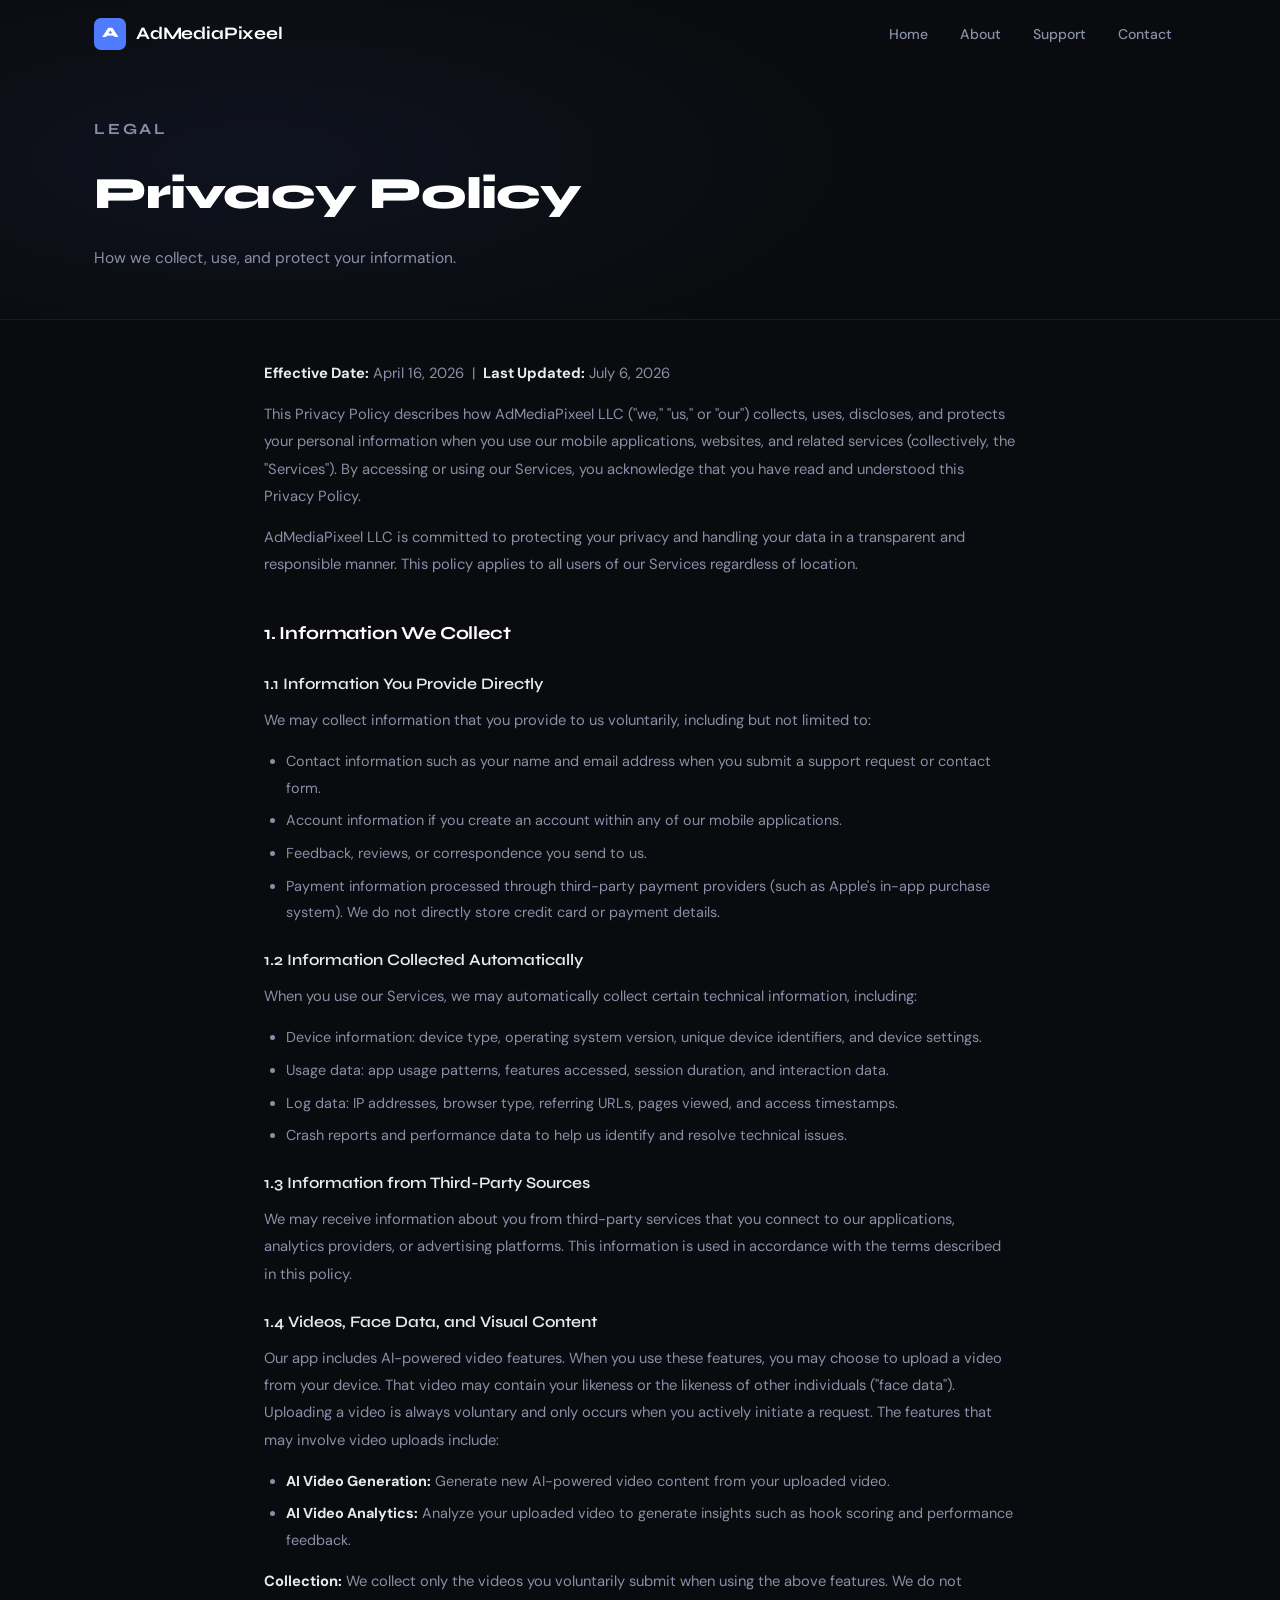
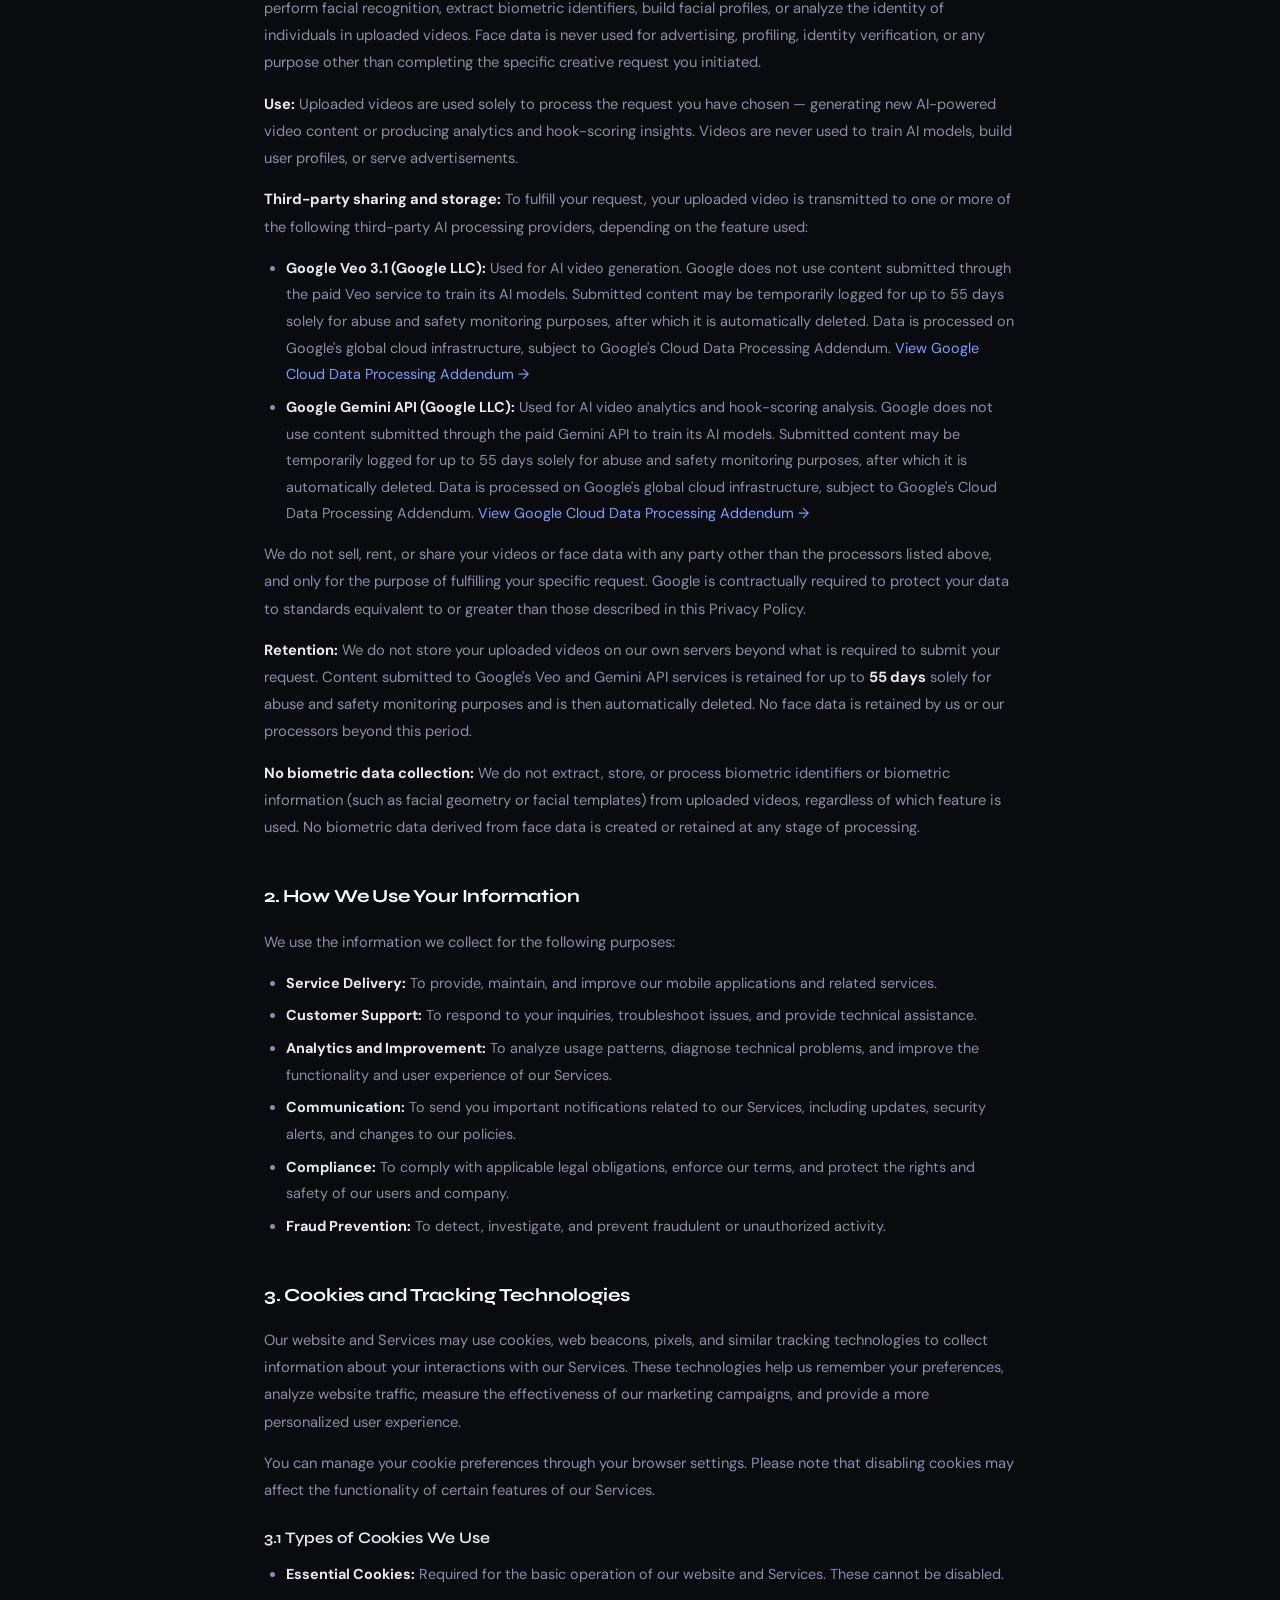
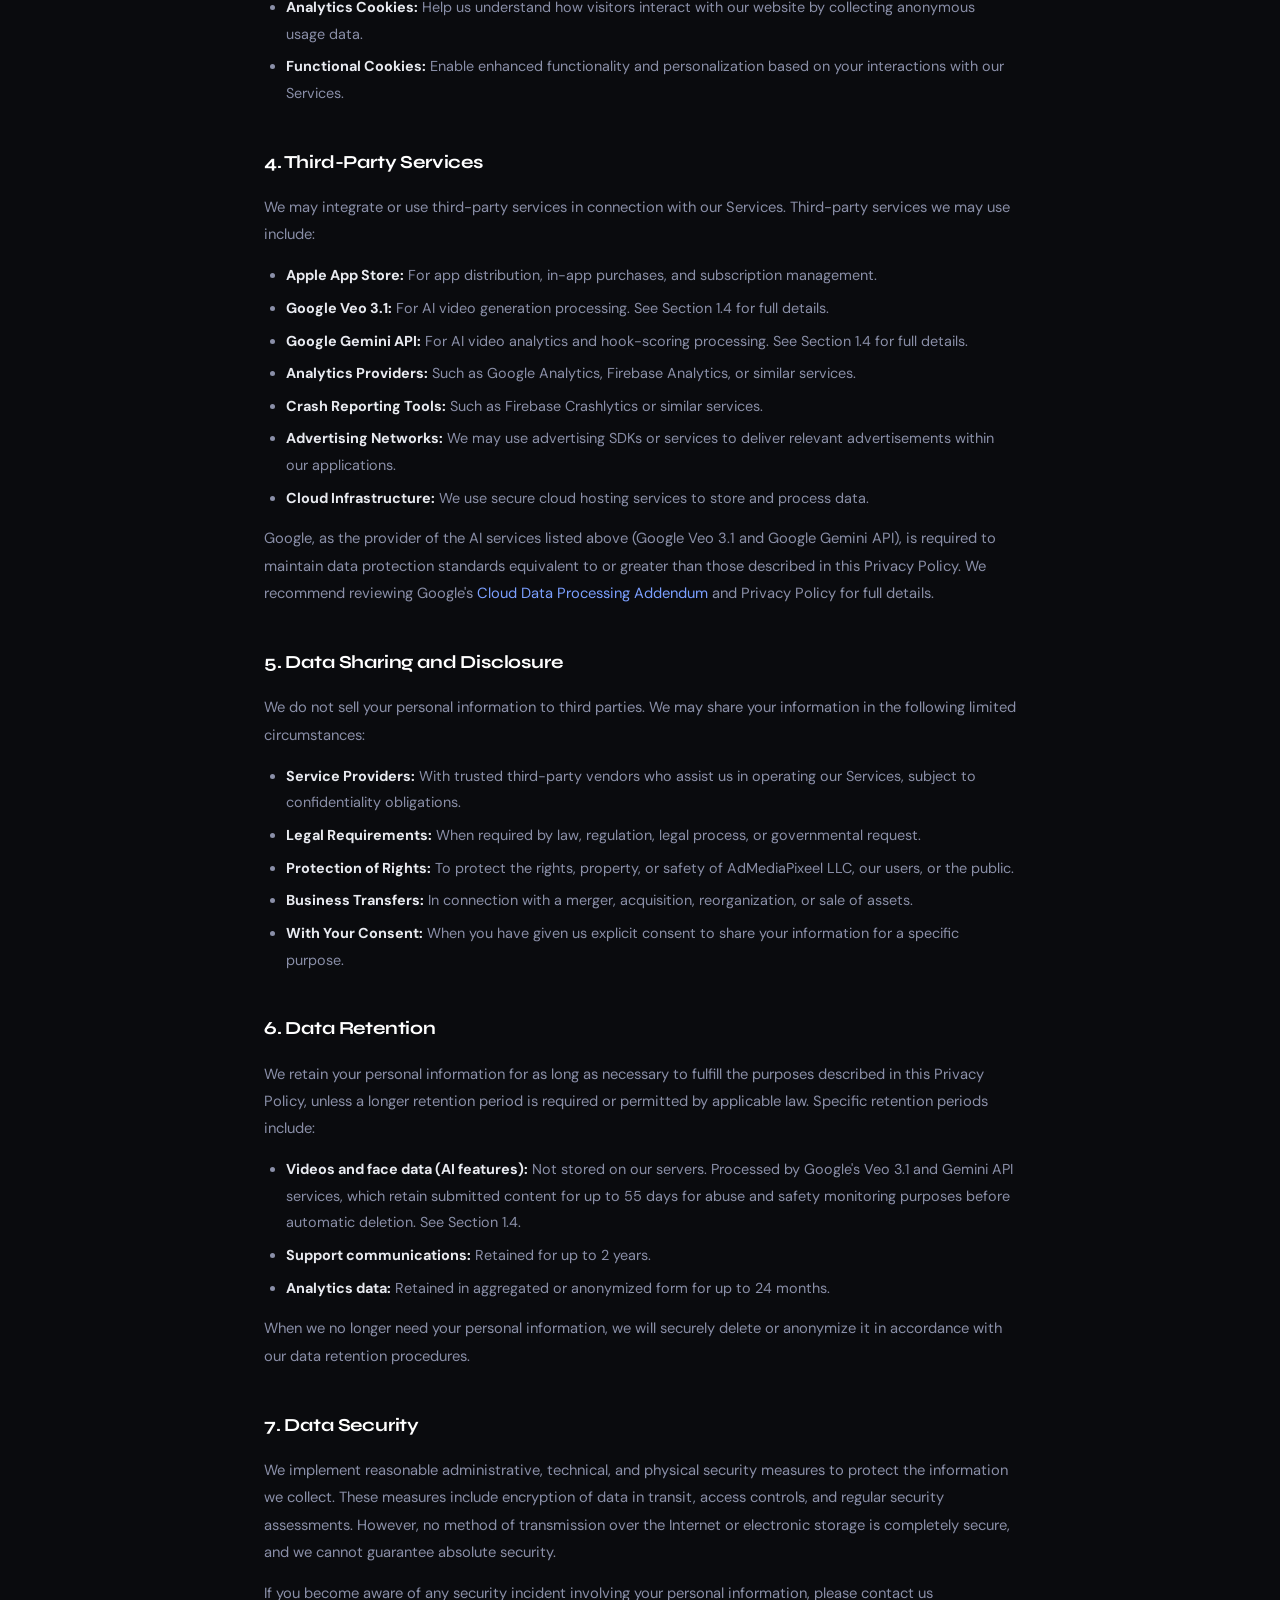
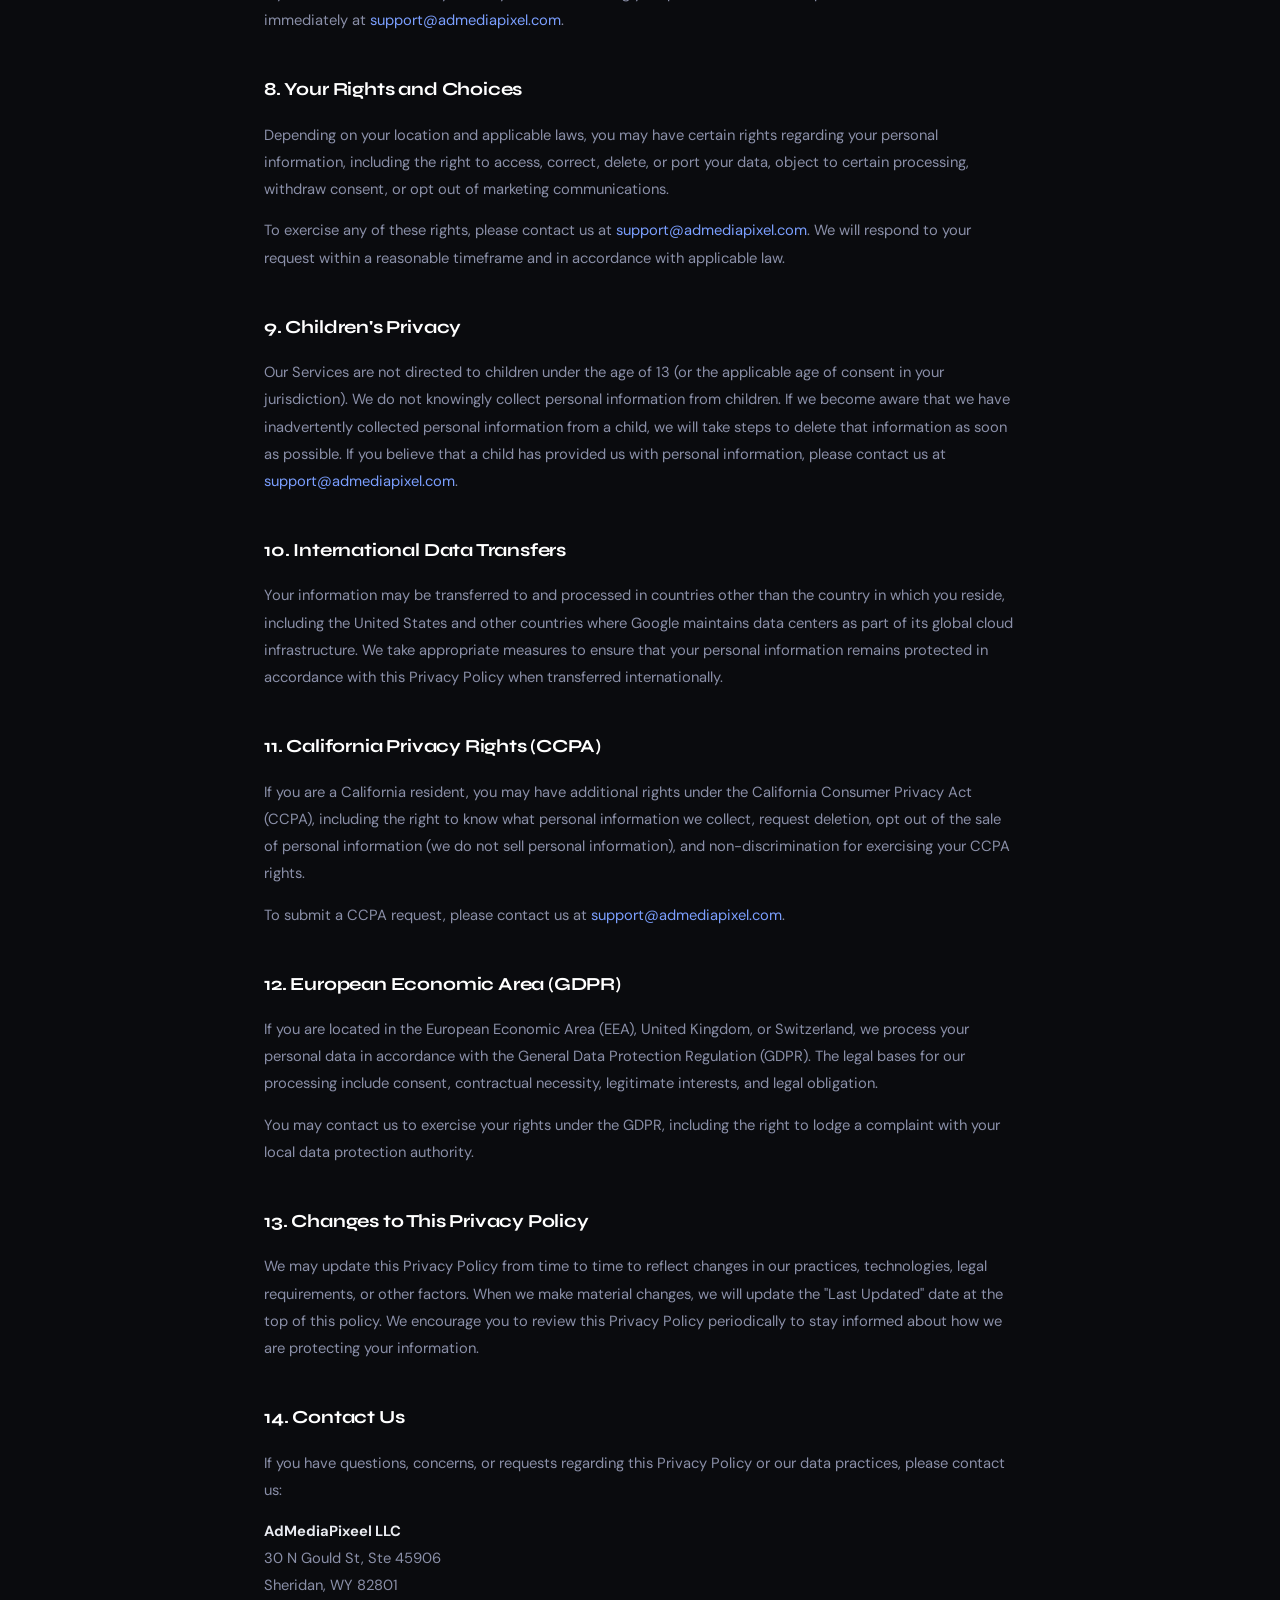
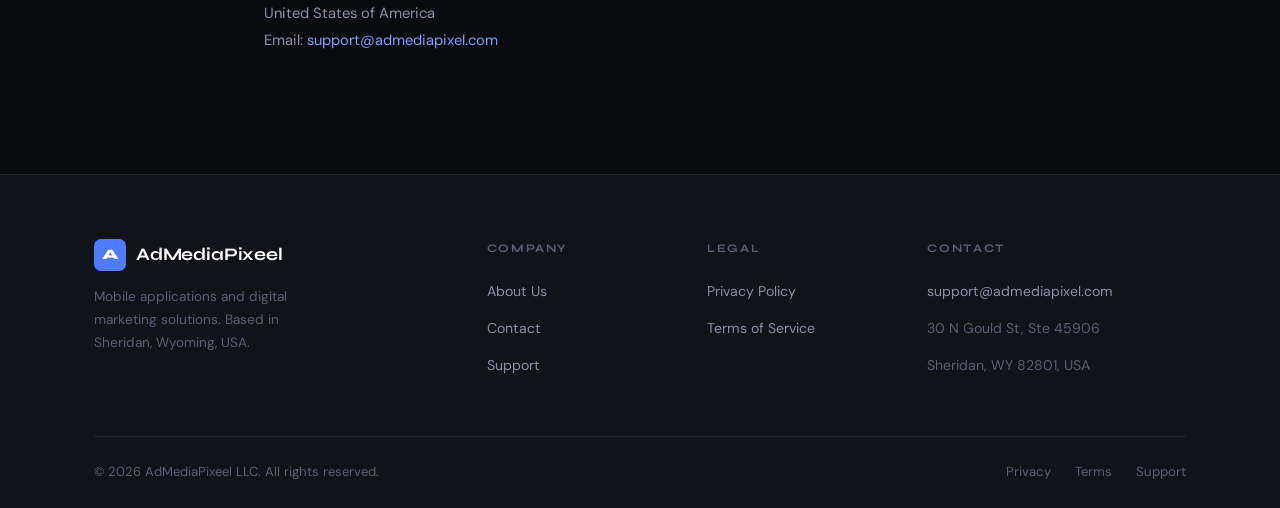
<file: privacy2.html>
<!DOCTYPE html>
<html lang="en">
<head>
  <meta charset="UTF-8">
  <meta name="viewport" content="width=device-width, initial-scale=1.0">
  <title>Privacy Policy — AdMediaPixeel LLC</title>
  <meta name="description" content="AdMediaPixeel LLC Privacy Policy. How we collect, use, and protect your information.">
  <link rel="preconnect" href="https://fonts.googleapis.com">
  <link rel="preconnect" href="https://fonts.gstatic.com" crossorigin>
  <link href="https://fonts.googleapis.com/css2?family=Syne:wght@400;500;600;700;800&family=DM+Sans:ital,opsz,wght@0,9..40,300;0,9..40,400;0,9..40,500;1,9..40,300&display=swap" rel="stylesheet">
  <link rel="stylesheet" href="style.css">
</head>
<body>

  <!-- Header -->
  <header class="site-header">
    <div class="container header-inner">
      <a class="logo" href="index.html">
        <span class="logo-mark">A</span>
        AdMediaPixeel
      </a>
      <nav>
        <button class="nav-toggle" aria-label="Toggle navigation" aria-expanded="false">
          <span></span><span></span><span></span>
        </button>
        <ul class="nav-links">
          <li><a href="index.html">Home</a></li>
          <li><a href="about.html">About</a></li>
          <li><a href="support.html">Support</a></li>
          <li><a href="contact.html">Contact</a></li>
        </ul>
      </nav>
    </div>
  </header>

  <!-- Page Header -->
  <section class="page-header">
    <div class="container">
      <p class="section-label">Legal</p>
      <h1>Privacy Policy</h1>
      <p>How we collect, use, and protect your information.</p>
    </div>
  </section>

  <!-- Legal Content -->
  <div class="legal-content">
    <div class="container" style="max-width: 800px;">

      <div class="legal-section">
        <p><strong>Effective Date:</strong> April 16, 2026 &nbsp;|&nbsp; <strong>Last Updated:</strong> July 6, 2026</p>
        <p>This Privacy Policy describes how AdMediaPixeel LLC ("we," "us," or "our") collects, uses, discloses, and protects your personal information when you use our mobile applications, websites, and related services (collectively, the "Services"). By accessing or using our Services, you acknowledge that you have read and understood this Privacy Policy.</p>
        <p>AdMediaPixeel LLC is committed to protecting your privacy and handling your data in a transparent and responsible manner. This policy applies to all users of our Services regardless of location.</p>
      </div>

      <div class="legal-section">
        <h2>1. Information We Collect</h2>

        <h3>1.1 Information You Provide Directly</h3>
        <p>We may collect information that you provide to us voluntarily, including but not limited to:</p>
        <ul>
          <li>Contact information such as your name and email address when you submit a support request or contact form.</li>
          <li>Account information if you create an account within any of our mobile applications.</li>
          <li>Feedback, reviews, or correspondence you send to us.</li>
          <li>Payment information processed through third-party payment providers (such as Apple's in-app purchase system). We do not directly store credit card or payment details.</li>
        </ul>

        <h3>1.2 Information Collected Automatically</h3>
        <p>When you use our Services, we may automatically collect certain technical information, including:</p>
        <ul>
          <li>Device information: device type, operating system version, unique device identifiers, and device settings.</li>
          <li>Usage data: app usage patterns, features accessed, session duration, and interaction data.</li>
          <li>Log data: IP addresses, browser type, referring URLs, pages viewed, and access timestamps.</li>
          <li>Crash reports and performance data to help us identify and resolve technical issues.</li>
        </ul>

        <h3>1.3 Information from Third-Party Sources</h3>
        <p>We may receive information about you from third-party services that you connect to our applications, analytics providers, or advertising platforms. This information is used in accordance with the terms described in this policy.</p>

        <h3>1.4 Videos, Face Data, and Visual Content</h3>
        <p>Our app includes AI-powered video features. When you use these features, you may choose to upload a video from your device. That video may contain your likeness or the likeness of other individuals ("face data"). Uploading a video is always voluntary and only occurs when you actively initiate a request. The features that may involve video uploads include:</p>
        <ul>
          <li><strong>AI Video Generation:</strong> Generate new AI-powered video content from your uploaded video.</li>
          <li><strong>AI Video Analytics:</strong> Analyze your uploaded video to generate insights such as hook scoring and performance feedback.</li>
        </ul>
        <p><strong>Collection:</strong> We collect only the videos you voluntarily submit when using the above features. We do not perform facial recognition, extract biometric identifiers, build facial profiles, or analyze the identity of individuals in uploaded videos. Face data is never used for advertising, profiling, identity verification, or any purpose other than completing the specific creative request you initiated.</p>
        <p><strong>Use:</strong> Uploaded videos are used solely to process the request you have chosen — generating new AI-powered video content or producing analytics and hook-scoring insights. Videos are never used to train AI models, build user profiles, or serve advertisements.</p>
        <p><strong>Third-party sharing and storage:</strong> To fulfill your request, your uploaded video is transmitted to one or more of the following third-party AI processing providers, depending on the feature used:</p>
        <ul>
          <li><strong>Google Veo 3.1 (Google LLC):</strong> Used for AI video generation. Google does not use content submitted through the paid Veo service to train its AI models. Submitted content may be temporarily logged for up to 55 days solely for abuse and safety monitoring purposes, after which it is automatically deleted. Data is processed on Google's global cloud infrastructure, subject to Google's Cloud Data Processing Addendum. <a href="https://cloud.google.com/terms/data-processing-addendum" target="_blank" rel="noopener noreferrer">View Google Cloud Data Processing Addendum →</a></li>
          <li><strong>Google Gemini API (Google LLC):</strong> Used for AI video analytics and hook-scoring analysis. Google does not use content submitted through the paid Gemini API to train its AI models. Submitted content may be temporarily logged for up to 55 days solely for abuse and safety monitoring purposes, after which it is automatically deleted. Data is processed on Google's global cloud infrastructure, subject to Google's Cloud Data Processing Addendum. <a href="https://cloud.google.com/terms/data-processing-addendum" target="_blank" rel="noopener noreferrer">View Google Cloud Data Processing Addendum →</a></li>
        </ul>
        <p>We do not sell, rent, or share your videos or face data with any party other than the processors listed above, and only for the purpose of fulfilling your specific request. Google is contractually required to protect your data to standards equivalent to or greater than those described in this Privacy Policy.</p>
        <p><strong>Retention:</strong> We do not store your uploaded videos on our own servers beyond what is required to submit your request. Content submitted to Google's Veo and Gemini API services is retained for up to <strong>55 days</strong> solely for abuse and safety monitoring purposes and is then automatically deleted. No face data is retained by us or our processors beyond this period.</p>
        <p><strong>No biometric data collection:</strong> We do not extract, store, or process biometric identifiers or biometric information (such as facial geometry or facial templates) from uploaded videos, regardless of which feature is used. No biometric data derived from face data is created or retained at any stage of processing.</p>
      </div>

      <div class="legal-section">
        <h2>2. How We Use Your Information</h2>
        <p>We use the information we collect for the following purposes:</p>
        <ul>
          <li><strong>Service Delivery:</strong> To provide, maintain, and improve our mobile applications and related services.</li>
          <li><strong>Customer Support:</strong> To respond to your inquiries, troubleshoot issues, and provide technical assistance.</li>
          <li><strong>Analytics and Improvement:</strong> To analyze usage patterns, diagnose technical problems, and improve the functionality and user experience of our Services.</li>
          <li><strong>Communication:</strong> To send you important notifications related to our Services, including updates, security alerts, and changes to our policies.</li>
          <li><strong>Compliance:</strong> To comply with applicable legal obligations, enforce our terms, and protect the rights and safety of our users and company.</li>
          <li><strong>Fraud Prevention:</strong> To detect, investigate, and prevent fraudulent or unauthorized activity.</li>
        </ul>
      </div>

      <div class="legal-section">
        <h2>3. Cookies and Tracking Technologies</h2>
        <p>Our website and Services may use cookies, web beacons, pixels, and similar tracking technologies to collect information about your interactions with our Services. These technologies help us remember your preferences, analyze website traffic, measure the effectiveness of our marketing campaigns, and provide a more personalized user experience.</p>
        <p>You can manage your cookie preferences through your browser settings. Please note that disabling cookies may affect the functionality of certain features of our Services.</p>
        <h3>3.1 Types of Cookies We Use</h3>
        <ul>
          <li><strong>Essential Cookies:</strong> Required for the basic operation of our website and Services. These cannot be disabled.</li>
          <li><strong>Analytics Cookies:</strong> Help us understand how visitors interact with our website by collecting anonymous usage data.</li>
          <li><strong>Functional Cookies:</strong> Enable enhanced functionality and personalization based on your interactions with our Services.</li>
        </ul>
      </div>

      <div class="legal-section">
        <h2>4. Third-Party Services</h2>
        <p>We may integrate or use third-party services in connection with our Services. Third-party services we may use include:</p>
        <ul>
          <li><strong>Apple App Store:</strong> For app distribution, in-app purchases, and subscription management.</li>
          <li><strong>Google Veo 3.1:</strong> For AI video generation processing. See Section 1.4 for full details.</li>
          <li><strong>Google Gemini API:</strong> For AI video analytics and hook-scoring processing. See Section 1.4 for full details.</li>
          <li><strong>Analytics Providers:</strong> Such as Google Analytics, Firebase Analytics, or similar services.</li>
          <li><strong>Crash Reporting Tools:</strong> Such as Firebase Crashlytics or similar services.</li>
          <li><strong>Advertising Networks:</strong> We may use advertising SDKs or services to deliver relevant advertisements within our applications.</li>
          <li><strong>Cloud Infrastructure:</strong> We use secure cloud hosting services to store and process data.</li>
        </ul>
        <p>Google, as the provider of the AI services listed above (Google Veo 3.1 and Google Gemini API), is required to maintain data protection standards equivalent to or greater than those described in this Privacy Policy. We recommend reviewing Google's <a href="https://cloud.google.com/terms/data-processing-addendum" target="_blank" rel="noopener noreferrer">Cloud Data Processing Addendum</a> and Privacy Policy for full details.</p>
      </div>

      <div class="legal-section">
        <h2>5. Data Sharing and Disclosure</h2>
        <p>We do not sell your personal information to third parties. We may share your information in the following limited circumstances:</p>
        <ul>
          <li><strong>Service Providers:</strong> With trusted third-party vendors who assist us in operating our Services, subject to confidentiality obligations.</li>
          <li><strong>Legal Requirements:</strong> When required by law, regulation, legal process, or governmental request.</li>
          <li><strong>Protection of Rights:</strong> To protect the rights, property, or safety of AdMediaPixeel LLC, our users, or the public.</li>
          <li><strong>Business Transfers:</strong> In connection with a merger, acquisition, reorganization, or sale of assets.</li>
          <li><strong>With Your Consent:</strong> When you have given us explicit consent to share your information for a specific purpose.</li>
        </ul>
      </div>

      <div class="legal-section">
        <h2>6. Data Retention</h2>
        <p>We retain your personal information for as long as necessary to fulfill the purposes described in this Privacy Policy, unless a longer retention period is required or permitted by applicable law. Specific retention periods include:</p>
        <ul>
          <li><strong>Videos and face data (AI features):</strong> Not stored on our servers. Processed by Google's Veo 3.1 and Gemini API services, which retain submitted content for up to 55 days for abuse and safety monitoring purposes before automatic deletion. See Section 1.4.</li>
          <li><strong>Support communications:</strong> Retained for up to 2 years.</li>
          <li><strong>Analytics data:</strong> Retained in aggregated or anonymized form for up to 24 months.</li>
        </ul>
        <p>When we no longer need your personal information, we will securely delete or anonymize it in accordance with our data retention procedures.</p>
      </div>

      <div class="legal-section">
        <h2>7. Data Security</h2>
        <p>We implement reasonable administrative, technical, and physical security measures to protect the information we collect. These measures include encryption of data in transit, access controls, and regular security assessments. However, no method of transmission over the Internet or electronic storage is completely secure, and we cannot guarantee absolute security.</p>
        <p>If you become aware of any security incident involving your personal information, please contact us immediately at <a href="mailto:support@admediapixel.com">support@admediapixel.com</a>.</p>
      </div>

      <div class="legal-section">
        <h2>8. Your Rights and Choices</h2>
        <p>Depending on your location and applicable laws, you may have certain rights regarding your personal information, including the right to access, correct, delete, or port your data, object to certain processing, withdraw consent, or opt out of marketing communications.</p>
        <p>To exercise any of these rights, please contact us at <a href="mailto:support@admediapixel.com">support@admediapixel.com</a>. We will respond to your request within a reasonable timeframe and in accordance with applicable law.</p>
      </div>

      <div class="legal-section">
        <h2>9. Children's Privacy</h2>
        <p>Our Services are not directed to children under the age of 13 (or the applicable age of consent in your jurisdiction). We do not knowingly collect personal information from children. If we become aware that we have inadvertently collected personal information from a child, we will take steps to delete that information as soon as possible. If you believe that a child has provided us with personal information, please contact us at <a href="mailto:support@admediapixel.com">support@admediapixel.com</a>.</p>
      </div>

      <div class="legal-section">
        <h2>10. International Data Transfers</h2>
        <p>Your information may be transferred to and processed in countries other than the country in which you reside, including the United States and other countries where Google maintains data centers as part of its global cloud infrastructure. We take appropriate measures to ensure that your personal information remains protected in accordance with this Privacy Policy when transferred internationally.</p>
      </div>

      <div class="legal-section">
        <h2>11. California Privacy Rights (CCPA)</h2>
        <p>If you are a California resident, you may have additional rights under the California Consumer Privacy Act (CCPA), including the right to know what personal information we collect, request deletion, opt out of the sale of personal information (we do not sell personal information), and non-discrimination for exercising your CCPA rights.</p>
        <p>To submit a CCPA request, please contact us at <a href="mailto:support@admediapixel.com">support@admediapixel.com</a>.</p>
      </div>

      <div class="legal-section">
        <h2>12. European Economic Area (GDPR)</h2>
        <p>If you are located in the European Economic Area (EEA), United Kingdom, or Switzerland, we process your personal data in accordance with the General Data Protection Regulation (GDPR). The legal bases for our processing include consent, contractual necessity, legitimate interests, and legal obligation.</p>
        <p>You may contact us to exercise your rights under the GDPR, including the right to lodge a complaint with your local data protection authority.</p>
      </div>

      <div class="legal-section">
        <h2>13. Changes to This Privacy Policy</h2>
        <p>We may update this Privacy Policy from time to time to reflect changes in our practices, technologies, legal requirements, or other factors. When we make material changes, we will update the "Last Updated" date at the top of this policy. We encourage you to review this Privacy Policy periodically to stay informed about how we are protecting your information.</p>
      </div>

      <div class="legal-section">
        <h2>14. Contact Us</h2>
        <p>If you have questions, concerns, or requests regarding this Privacy Policy or our data practices, please contact us:</p>
        <p>
          <strong>AdMediaPixeel LLC</strong><br>
          30 N Gould St, Ste 45906<br>
          Sheridan, WY 82801<br>
          United States of America<br>
          Email: <a href="mailto:support@admediapixel.com">support@admediapixel.com</a>
        </p>
      </div>

    </div>
  </div>

  <!-- Footer -->
  <footer class="site-footer">
    <div class="container">
      <div class="footer-grid">
        <div class="footer-brand">
          <a class="logo" href="index.html">
            <span class="logo-mark">A</span>
            AdMediaPixeel
          </a>
          <p>Mobile applications and digital marketing solutions. Based in Sheridan, Wyoming, USA.</p>
        </div>
        <div class="footer-col">
          <h4>Company</h4>
          <ul>
            <li><a href="about.html">About Us</a></li>
            <li><a href="contact.html">Contact</a></li>
            <li><a href="support.html">Support</a></li>
          </ul>
        </div>
        <div class="footer-col">
          <h4>Legal</h4>
          <ul>
            <li><a href="privacy2.html">Privacy Policy</a></li>
            <li><a href="terms.html">Terms of Service</a></li>
          </ul>
        </div>
        <div class="footer-col">
          <h4>Contact</h4>
          <ul>
            <li><a href="mailto:support@admediapixel.com">support@admediapixel.com</a></li>
            <li><span>30 N Gould St, Ste 45906</span></li>
            <li><span>Sheridan, WY 82801, USA</span></li>
          </ul>
        </div>
      </div>
      <div class="footer-bottom">
        <p>© 2026 AdMediaPixeel LLC. All rights reserved.</p>
        <div class="footer-bottom-links">
          <a href="privacy2.html">Privacy</a>
          <a href="terms.html">Terms</a>
          <a href="support.html">Support</a>
        </div>
      </div>
    </div>
  </footer>

  <script src="script.js"></script>
</body>
</html>
</file>
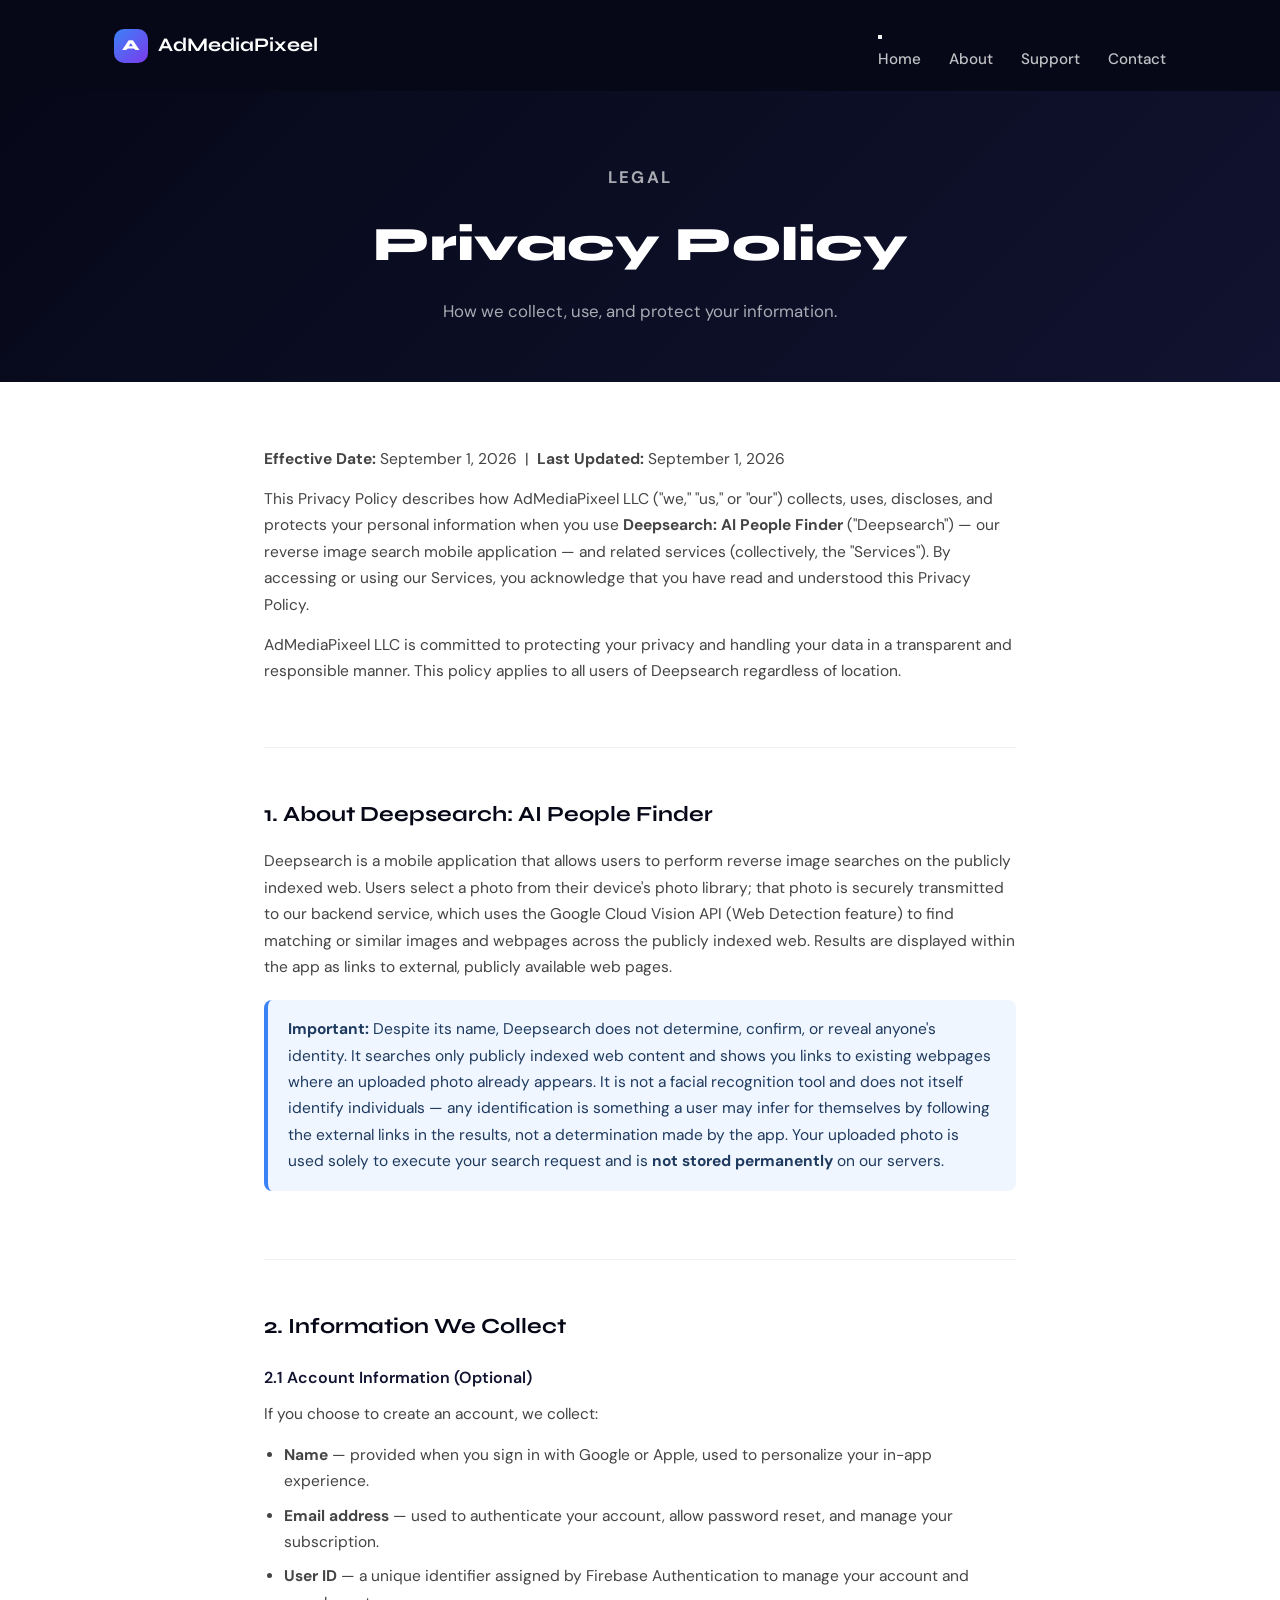
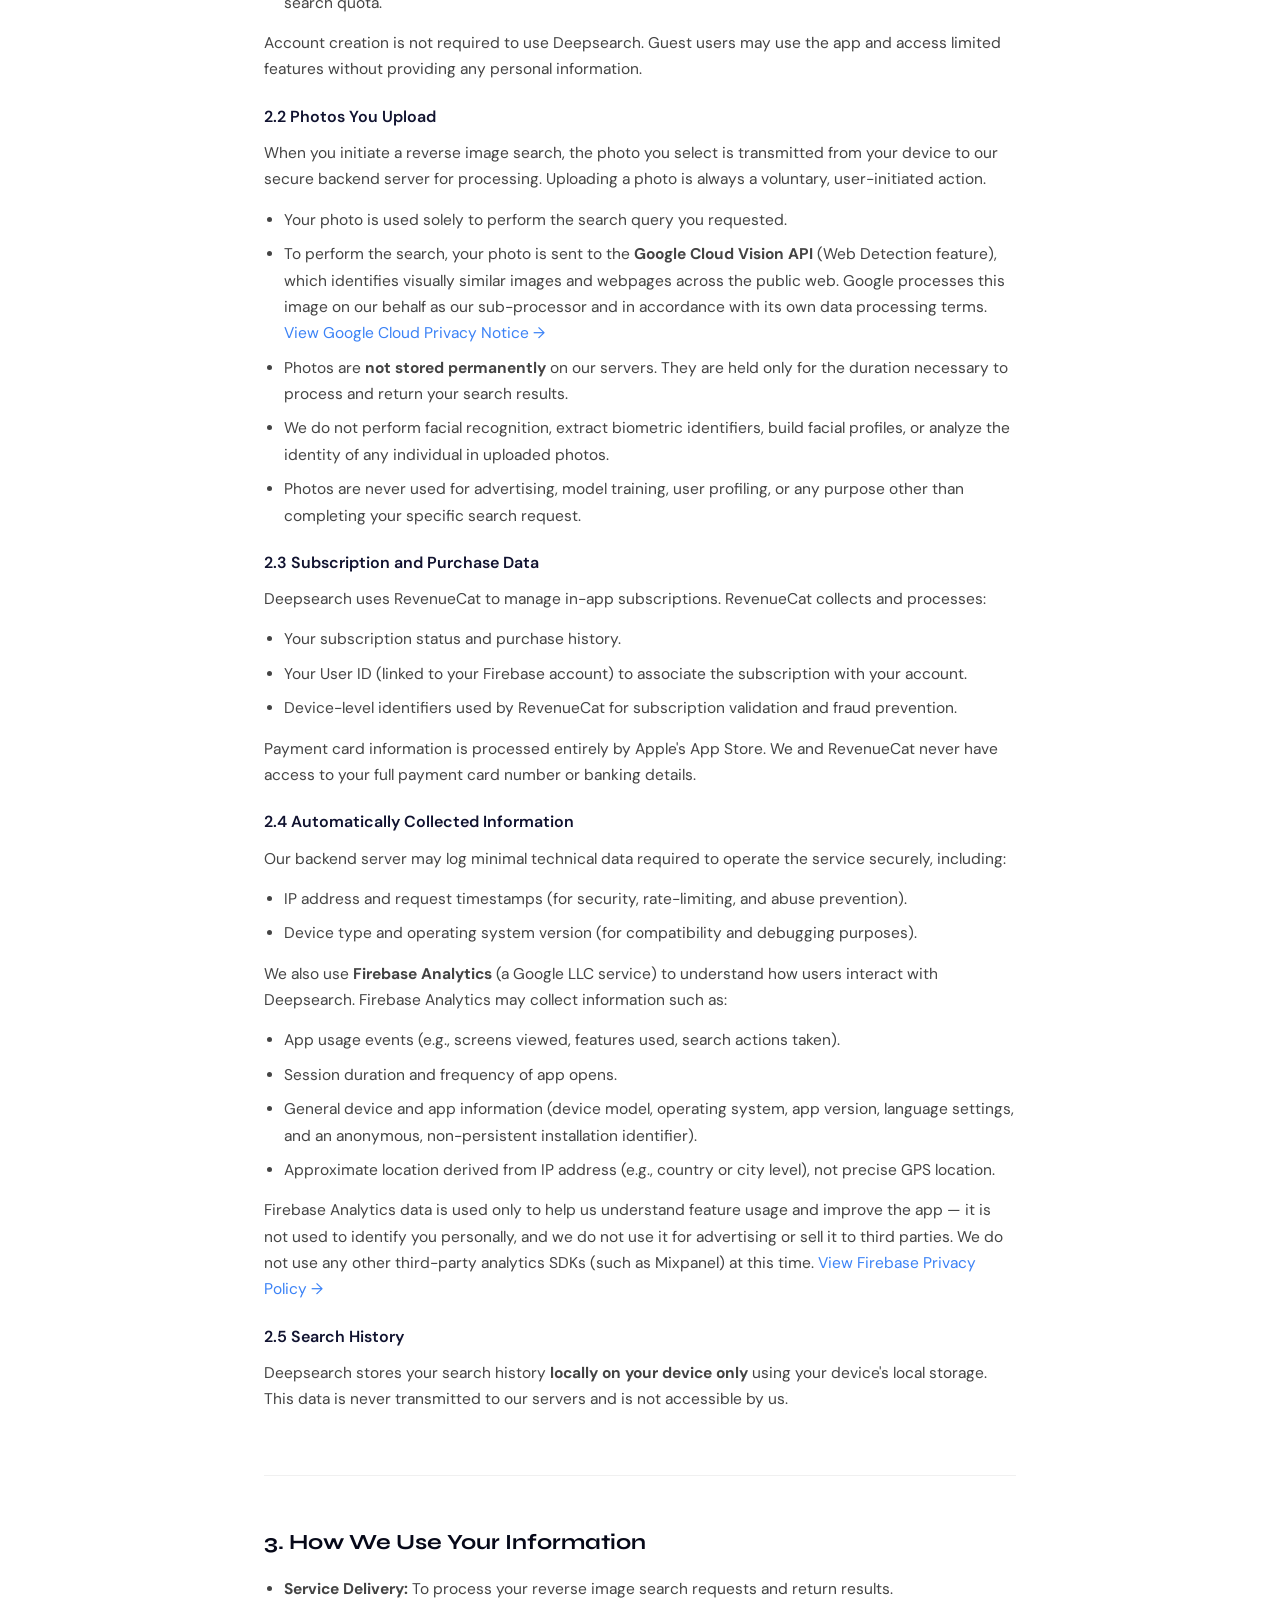
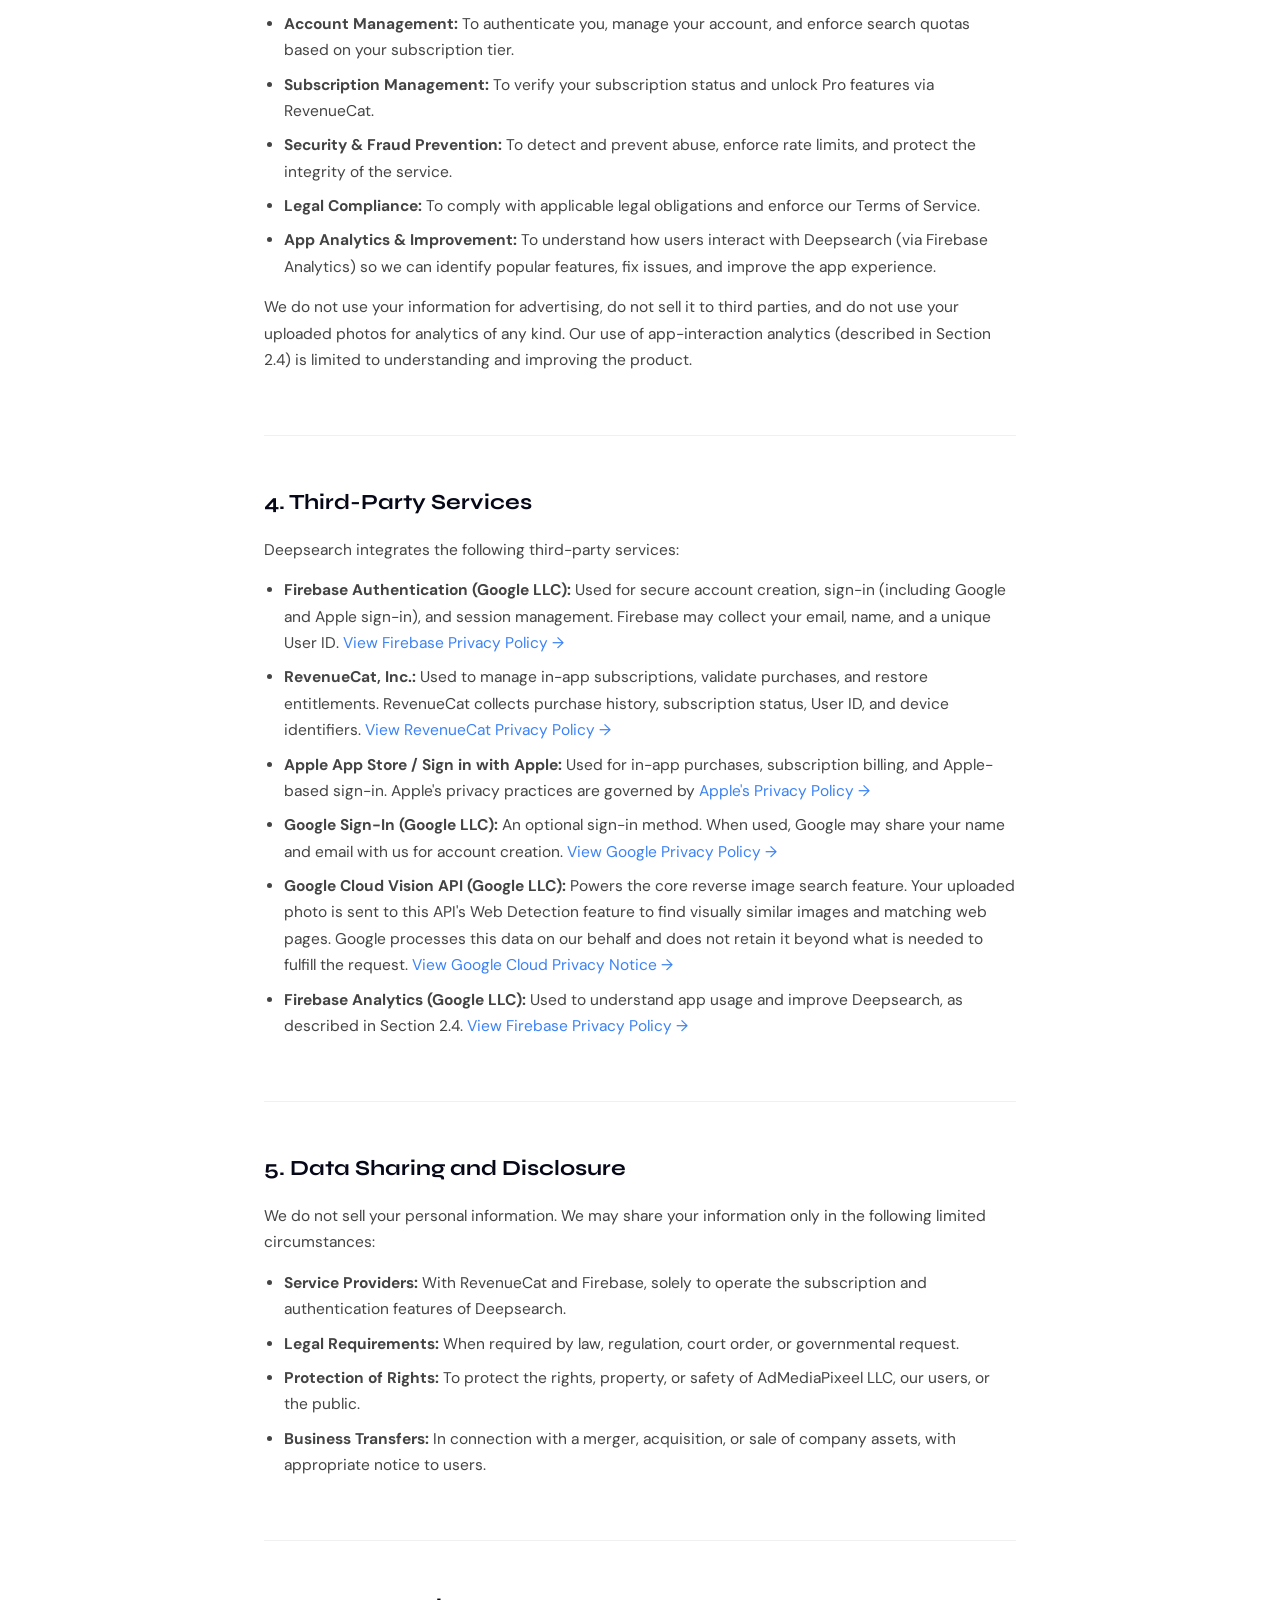
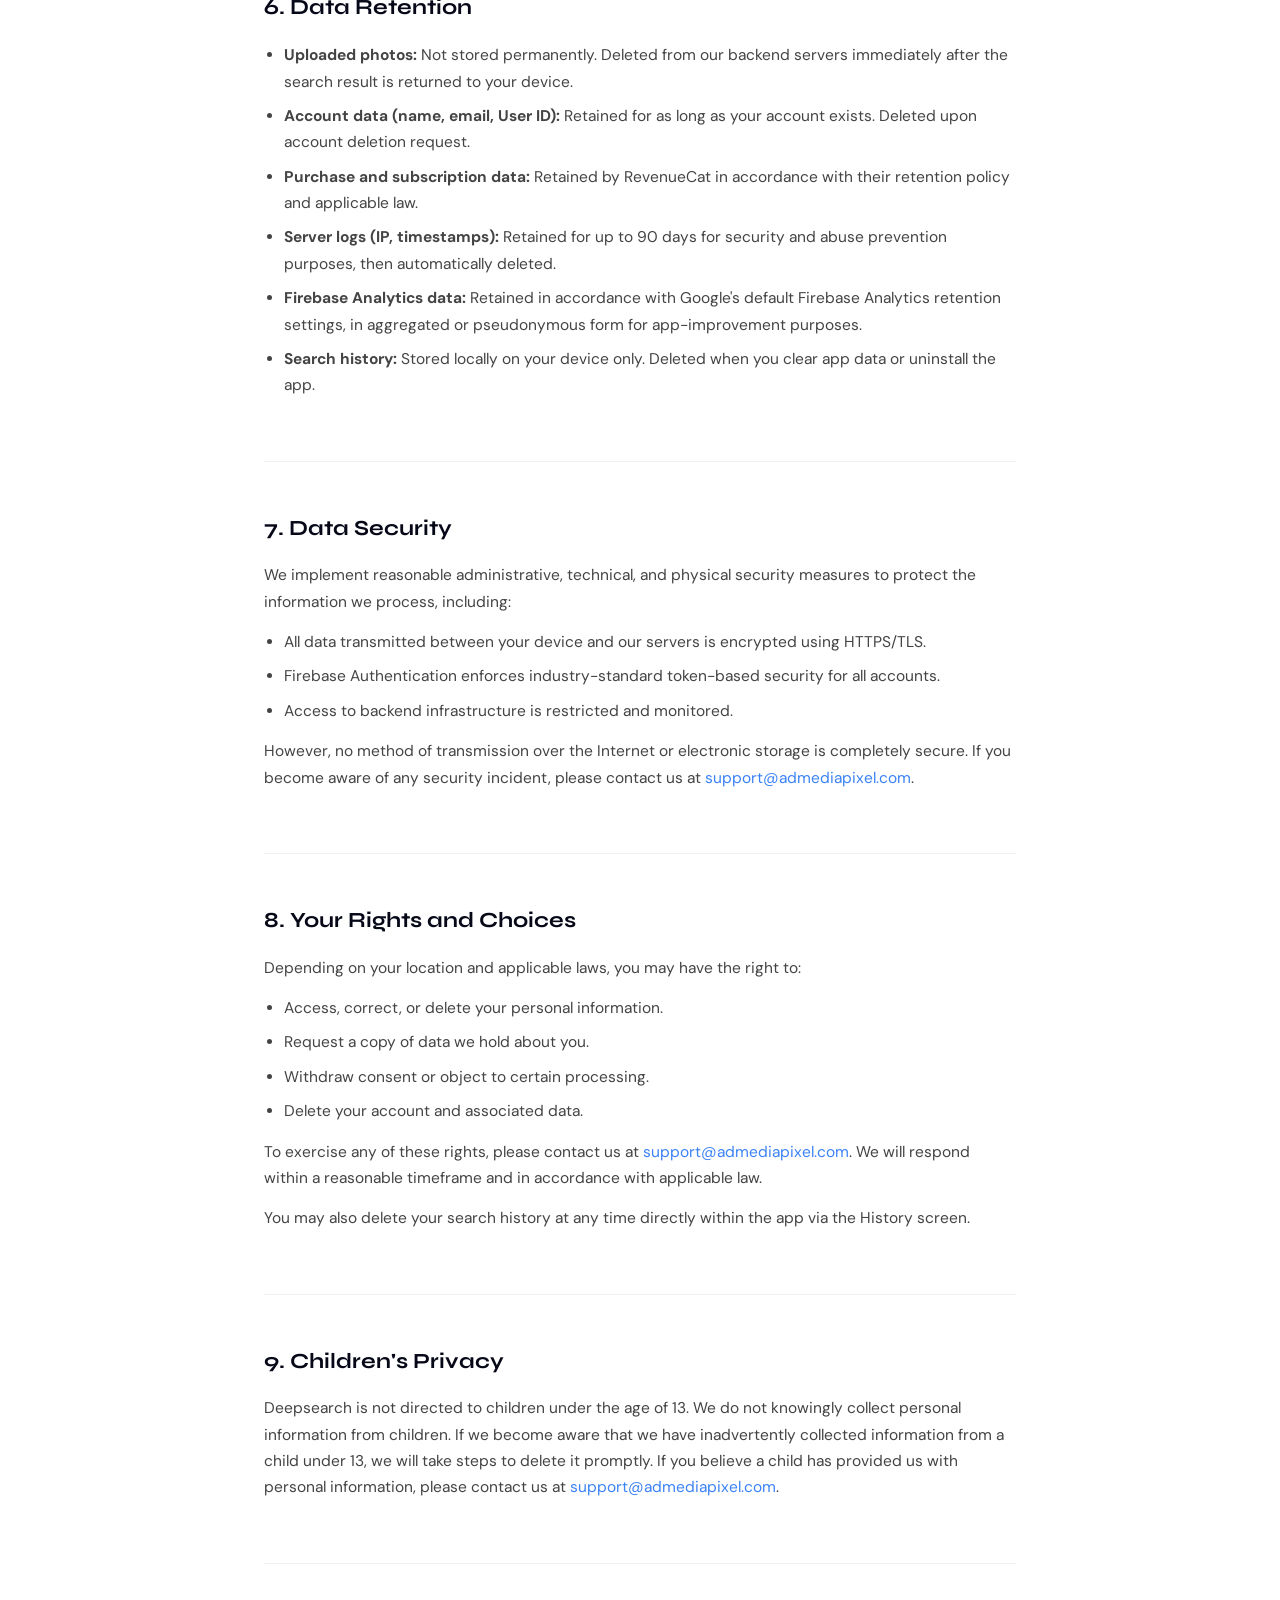
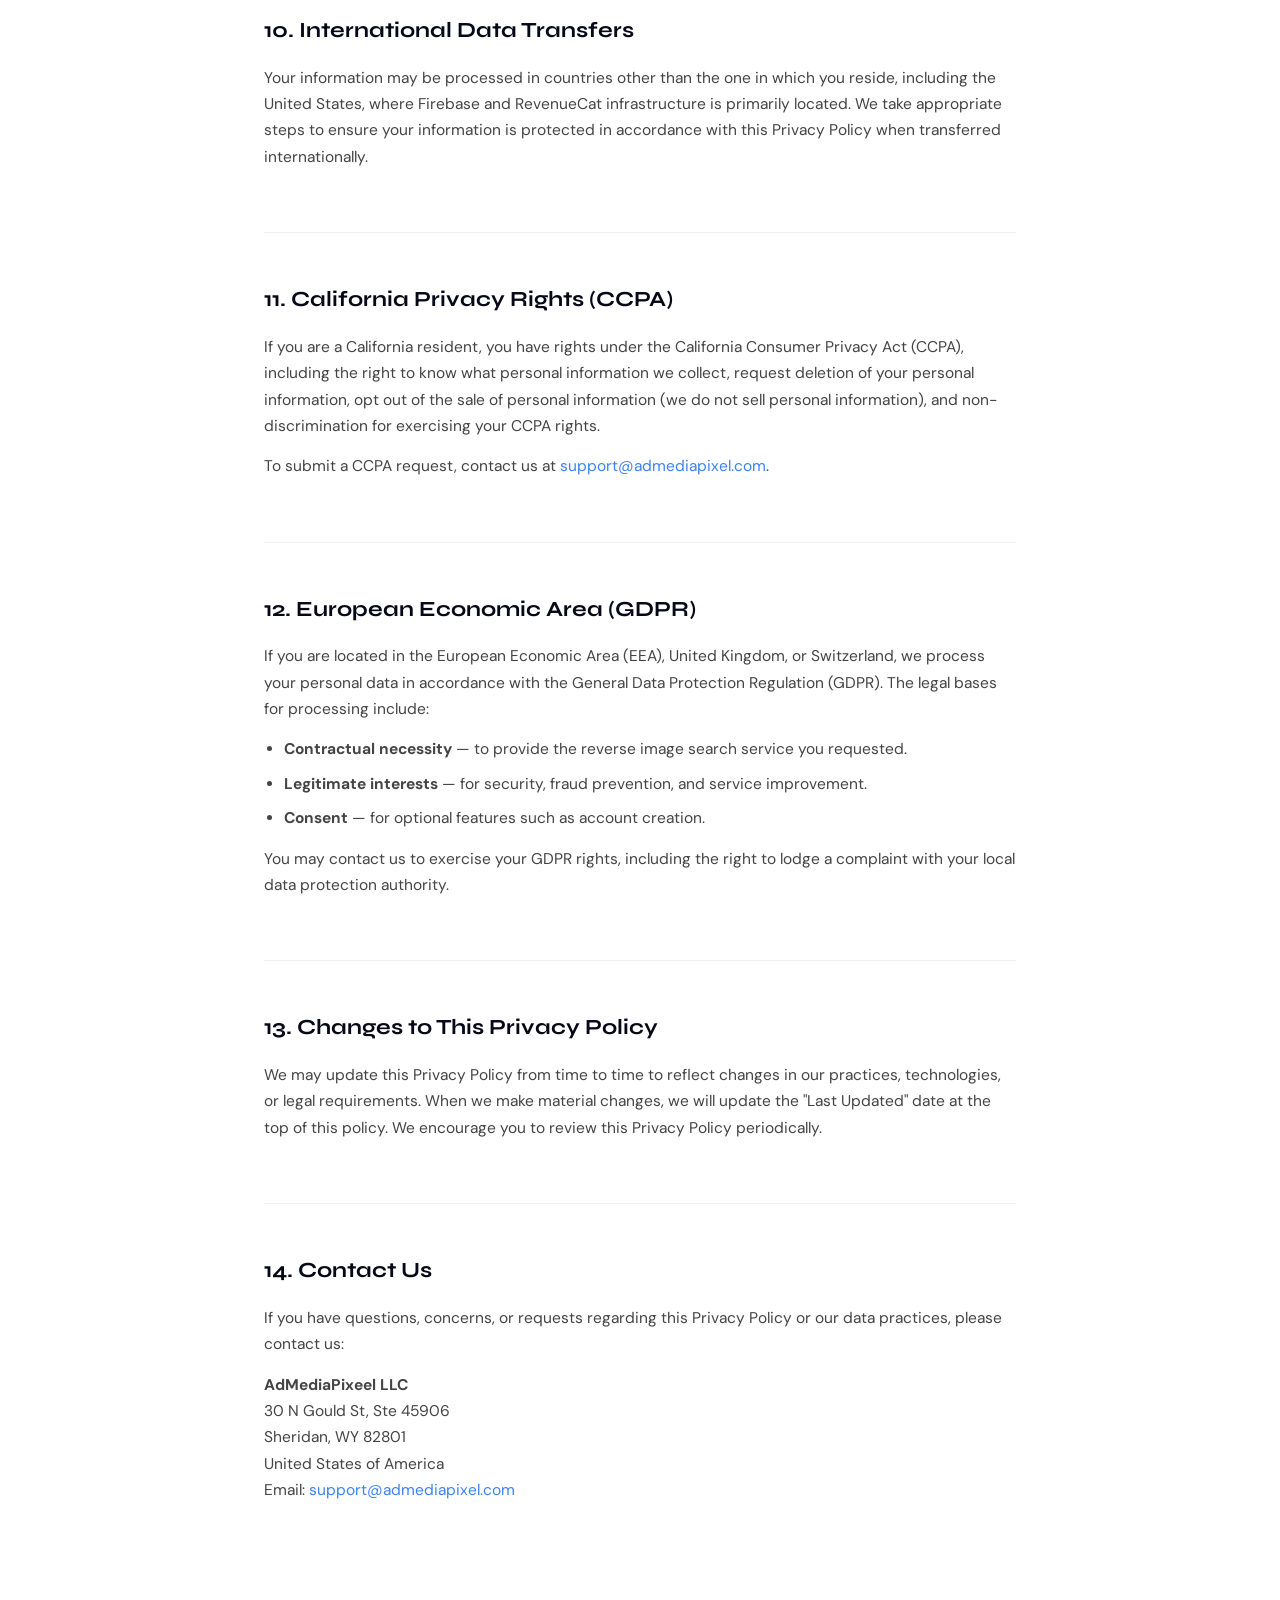
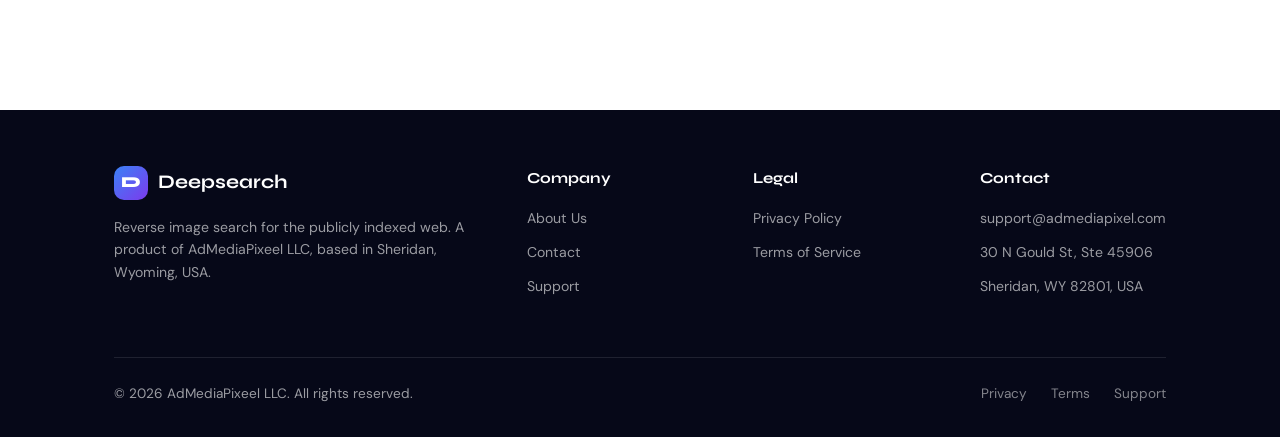
<file: privacy3.html>
<!DOCTYPE html>
<html lang="en">
<head>
  <meta charset="UTF-8">
  <meta name="viewport" content="width=device-width, initial-scale=1.0">
  <title>Privacy Policy — Deepsearch: AI People Finder</title>
  <meta name="description" content="Deepsearch: AI People Finder Privacy Policy. How we collect, use, and protect your information.">
  <link rel="preconnect" href="https://fonts.googleapis.com">
  <link rel="preconnect" href="https://fonts.gstatic.com" crossorigin>
  <link href="https://fonts.googleapis.com/css2?family=Syne:wght@400;500;600;700;800&family=DM+Sans:ital,opsz,wght@0,9..40,300;0,9..40,400;0,9..40,500;1,9..40,300&display=swap" rel="stylesheet">
  <style>
    *, *::before, *::after { box-sizing: border-box; margin: 0; padding: 0; }
    body { font-family: 'DM Sans', sans-serif; color: #1a1a2e; background: #fff; line-height: 1.7; }
    a { color: #3B82F6; text-decoration: none; }
    a:hover { text-decoration: underline; }
    .container { max-width: 1100px; margin: 0 auto; padding: 0 24px; }

    /* Header */
    .site-header { background: #060818; padding: 18px 0; position: sticky; top: 0; z-index: 100; }
    .header-inner { display: flex; align-items: center; justify-content: space-between; }
    .logo { display: flex; align-items: center; gap: 10px; font-family: 'Syne', sans-serif; font-weight: 700; font-size: 1.2rem; color: #fff; }
    .logo-mark { width: 34px; height: 34px; border-radius: 10px; background: linear-gradient(135deg, #3B82F6, #7C3AED); display: flex; align-items: center; justify-content: center; color: #fff; font-weight: 800; font-size: 0.95rem; }
    .nav-links { list-style: none; display: flex; gap: 28px; }
    .nav-links a { color: rgba(255,255,255,0.75); font-size: 0.95rem; font-weight: 500; transition: color .2s; }
    .nav-links a:hover { color: #fff; text-decoration: none; }

    /* Page Header */
    .page-header { background: linear-gradient(135deg, #060818 0%, #111330 100%); color: #fff; padding: 72px 0 56px; text-align: center; }
    .section-label { font-size: 0.8rem; font-weight: 700; letter-spacing: 0.12em; text-transform: uppercase; color: #3B82F6; margin-bottom: 12px; }
    .page-header h1 { font-family: 'Syne', sans-serif; font-size: clamp(2rem, 5vw, 3rem); font-weight: 800; margin-bottom: 12px; }
    .page-header p { color: rgba(255,255,255,0.65); font-size: 1.05rem; }

    /* Legal Content */
    .legal-content { padding: 64px 0 96px; }
    .legal-section { margin-bottom: 48px; padding-bottom: 48px; border-bottom: 1px solid #f0f0f0; }
    .legal-section:last-child { border-bottom: none; }
    .legal-section h2 { font-family: 'Syne', sans-serif; font-size: 1.35rem; font-weight: 700; color: #060818; margin-bottom: 16px; margin-top: 8px; }
    .legal-section h3 { font-size: 1rem; font-weight: 600; color: #111330; margin: 20px 0 10px; }
    .legal-section p { color: #444; margin-bottom: 14px; font-size: 0.97rem; }
    .legal-section ul { color: #444; padding-left: 20px; margin-bottom: 14px; }
    .legal-section ul li { margin-bottom: 8px; font-size: 0.97rem; }
    .highlight-box { background: #f0f6ff; border-left: 4px solid #3B82F6; border-radius: 8px; padding: 16px 20px; margin: 20px 0; }
    .highlight-box p { margin-bottom: 0; color: #1e3a5f; }

    /* Footer */
    .site-footer { background: #060818; color: rgba(255,255,255,0.6); padding: 56px 0 32px; }
    .footer-grid { display: grid; grid-template-columns: 2fr 1fr 1fr 1fr; gap: 40px; margin-bottom: 48px; }
    .footer-brand .logo { margin-bottom: 16px; }
    .footer-brand p { font-size: 0.88rem; line-height: 1.6; }
    .footer-col h4 { font-family: 'Syne', sans-serif; font-weight: 700; color: #fff; margin-bottom: 16px; font-size: 0.95rem; }
    .footer-col ul { list-style: none; }
    .footer-col ul li { margin-bottom: 10px; font-size: 0.88rem; }
    .footer-col ul li a { color: rgba(255,255,255,0.6); }
    .footer-col ul li a:hover { color: #fff; text-decoration: none; }
    .footer-bottom { border-top: 1px solid rgba(255,255,255,0.1); padding-top: 24px; display: flex; align-items: center; justify-content: space-between; font-size: 0.85rem; }
    .footer-bottom-links { display: flex; gap: 24px; }
    .footer-bottom-links a { color: rgba(255,255,255,0.5); }
    .footer-bottom-links a:hover { color: #fff; text-decoration: none; }

    @media (max-width: 768px) {
      .footer-grid { grid-template-columns: 1fr 1fr; }
      .footer-brand { grid-column: 1 / -1; }
      .footer-bottom { flex-direction: column; gap: 12px; text-align: center; }
      .nav-links { display: none; }
    }
  </style>
</head>
<body>

  <!-- Header -->
  <header class="site-header">
    <div class="container header-inner">
      <a class="logo" href="index.html">
        <span class="logo-mark">A</span>
        AdMediaPixeel
      </a>
      <nav>
        <button class="nav-toggle" aria-label="Toggle navigation" aria-expanded="false">
          <span></span><span></span><span></span>
        </button>
        <ul class="nav-links">
          <li><a href="index.html">Home</a></li>
          <li><a href="about.html">About</a></li>
          <li><a href="support.html">Support</a></li>
          <li><a href="contact.html">Contact</a></li>
        </ul>
      </nav>
    </div>
  </header>

  <!-- Page Header -->
  <section class="page-header">
    <div class="container">
      <p class="section-label">Legal</p>
      <h1>Privacy Policy</h1>
      <p>How we collect, use, and protect your information.</p>
    </div>
  </section>

  <!-- Legal Content -->
  <div class="legal-content">
    <div class="container" style="max-width: 800px;">

      <div class="legal-section">
        <p><strong>Effective Date:</strong> September 1, 2026 &nbsp;|&nbsp; <strong>Last Updated:</strong> September 1, 2026</p>
        <p>This Privacy Policy describes how AdMediaPixeel LLC ("we," "us," or "our") collects, uses, discloses, and protects your personal information when you use <strong>Deepsearch: AI People Finder</strong> ("Deepsearch") — our reverse image search mobile application — and related services (collectively, the "Services"). By accessing or using our Services, you acknowledge that you have read and understood this Privacy Policy.</p>
        <p>AdMediaPixeel LLC is committed to protecting your privacy and handling your data in a transparent and responsible manner. This policy applies to all users of Deepsearch regardless of location.</p>
      </div>

      <div class="legal-section">
        <h2>1. About Deepsearch: AI People Finder</h2>
        <p>Deepsearch is a mobile application that allows users to perform reverse image searches on the publicly indexed web. Users select a photo from their device's photo library; that photo is securely transmitted to our backend service, which uses the Google Cloud Vision API (Web Detection feature) to find matching or similar images and webpages across the publicly indexed web. Results are displayed within the app as links to external, publicly available web pages.</p>
        <div class="highlight-box">
          <p><strong>Important:</strong> Despite its name, Deepsearch does not determine, confirm, or reveal anyone's identity. It searches only publicly indexed web content and shows you links to existing webpages where an uploaded photo already appears. It is not a facial recognition tool and does not itself identify individuals — any identification is something a user may infer for themselves by following the external links in the results, not a determination made by the app. Your uploaded photo is used solely to execute your search request and is <strong>not stored permanently</strong> on our servers.</p>
        </div>
      </div>

      <div class="legal-section">
        <h2>2. Information We Collect</h2>

        <h3>2.1 Account Information (Optional)</h3>
        <p>If you choose to create an account, we collect:</p>
        <ul>
          <li><strong>Name</strong> — provided when you sign in with Google or Apple, used to personalize your in-app experience.</li>
          <li><strong>Email address</strong> — used to authenticate your account, allow password reset, and manage your subscription.</li>
          <li><strong>User ID</strong> — a unique identifier assigned by Firebase Authentication to manage your account and search quota.</li>
        </ul>
        <p>Account creation is not required to use Deepsearch. Guest users may use the app and access limited features without providing any personal information.</p>

        <h3>2.2 Photos You Upload</h3>
        <p>When you initiate a reverse image search, the photo you select is transmitted from your device to our secure backend server for processing. Uploading a photo is always a voluntary, user-initiated action.</p>
        <ul>
          <li>Your photo is used solely to perform the search query you requested.</li>
          <li>To perform the search, your photo is sent to the <strong>Google Cloud Vision API</strong> (Web Detection feature), which identifies visually similar images and webpages across the public web. Google processes this image on our behalf as our sub-processor and in accordance with its own data processing terms. <a href="https://cloud.google.com/terms/cloud-privacy-notice" target="_blank" rel="noopener noreferrer">View Google Cloud Privacy Notice →</a></li>
          <li>Photos are <strong>not stored permanently</strong> on our servers. They are held only for the duration necessary to process and return your search results.</li>
          <li>We do not perform facial recognition, extract biometric identifiers, build facial profiles, or analyze the identity of any individual in uploaded photos.</li>
          <li>Photos are never used for advertising, model training, user profiling, or any purpose other than completing your specific search request.</li>
        </ul>

        <h3>2.3 Subscription and Purchase Data</h3>
        <p>Deepsearch uses RevenueCat to manage in-app subscriptions. RevenueCat collects and processes:</p>
        <ul>
          <li>Your subscription status and purchase history.</li>
          <li>Your User ID (linked to your Firebase account) to associate the subscription with your account.</li>
          <li>Device-level identifiers used by RevenueCat for subscription validation and fraud prevention.</li>
        </ul>
        <p>Payment card information is processed entirely by Apple's App Store. We and RevenueCat never have access to your full payment card number or banking details.</p>

        <h3>2.4 Automatically Collected Information</h3>
        <p>Our backend server may log minimal technical data required to operate the service securely, including:</p>
        <ul>
          <li>IP address and request timestamps (for security, rate-limiting, and abuse prevention).</li>
          <li>Device type and operating system version (for compatibility and debugging purposes).</li>
        </ul>
        <p>We also use <strong>Firebase Analytics</strong> (a Google LLC service) to understand how users interact with Deepsearch. Firebase Analytics may collect information such as:</p>
        <ul>
          <li>App usage events (e.g., screens viewed, features used, search actions taken).</li>
          <li>Session duration and frequency of app opens.</li>
          <li>General device and app information (device model, operating system, app version, language settings, and an anonymous, non-persistent installation identifier).</li>
          <li>Approximate location derived from IP address (e.g., country or city level), not precise GPS location.</li>
        </ul>
        <p>Firebase Analytics data is used only to help us understand feature usage and improve the app — it is not used to identify you personally, and we do not use it for advertising or sell it to third parties. We do not use any other third-party analytics SDKs (such as Mixpanel) at this time. <a href="https://firebase.google.com/support/privacy" target="_blank" rel="noopener noreferrer">View Firebase Privacy Policy →</a></p>

        <h3>2.5 Search History</h3>
        <p>Deepsearch stores your search history <strong>locally on your device only</strong> using your device's local storage. This data is never transmitted to our servers and is not accessible by us.</p>
      </div>

      <div class="legal-section">
        <h2>3. How We Use Your Information</h2>
        <ul>
          <li><strong>Service Delivery:</strong> To process your reverse image search requests and return results.</li>
          <li><strong>Account Management:</strong> To authenticate you, manage your account, and enforce search quotas based on your subscription tier.</li>
          <li><strong>Subscription Management:</strong> To verify your subscription status and unlock Pro features via RevenueCat.</li>
          <li><strong>Security &amp; Fraud Prevention:</strong> To detect and prevent abuse, enforce rate limits, and protect the integrity of the service.</li>
          <li><strong>Legal Compliance:</strong> To comply with applicable legal obligations and enforce our Terms of Service.</li>
          <li><strong>App Analytics &amp; Improvement:</strong> To understand how users interact with Deepsearch (via Firebase Analytics) so we can identify popular features, fix issues, and improve the app experience.</li>
        </ul>
        <p>We do not use your information for advertising, do not sell it to third parties, and do not use your uploaded photos for analytics of any kind. Our use of app-interaction analytics (described in Section 2.4) is limited to understanding and improving the product.</p>
      </div>

      <div class="legal-section">
        <h2>4. Third-Party Services</h2>
        <p>Deepsearch integrates the following third-party services:</p>
        <ul>
          <li><strong>Firebase Authentication (Google LLC):</strong> Used for secure account creation, sign-in (including Google and Apple sign-in), and session management. Firebase may collect your email, name, and a unique User ID. <a href="https://firebase.google.com/support/privacy" target="_blank" rel="noopener noreferrer">View Firebase Privacy Policy →</a></li>
          <li><strong>RevenueCat, Inc.:</strong> Used to manage in-app subscriptions, validate purchases, and restore entitlements. RevenueCat collects purchase history, subscription status, User ID, and device identifiers. <a href="https://www.revenuecat.com/privacy" target="_blank" rel="noopener noreferrer">View RevenueCat Privacy Policy →</a></li>
          <li><strong>Apple App Store / Sign in with Apple:</strong> Used for in-app purchases, subscription billing, and Apple-based sign-in. Apple's privacy practices are governed by <a href="https://www.apple.com/legal/privacy/" target="_blank" rel="noopener noreferrer">Apple's Privacy Policy →</a></li>
          <li><strong>Google Sign-In (Google LLC):</strong> An optional sign-in method. When used, Google may share your name and email with us for account creation. <a href="https://policies.google.com/privacy" target="_blank" rel="noopener noreferrer">View Google Privacy Policy →</a></li>
          <li><strong>Google Cloud Vision API (Google LLC):</strong> Powers the core reverse image search feature. Your uploaded photo is sent to this API's Web Detection feature to find visually similar images and matching web pages. Google processes this data on our behalf and does not retain it beyond what is needed to fulfill the request. <a href="https://cloud.google.com/terms/cloud-privacy-notice" target="_blank" rel="noopener noreferrer">View Google Cloud Privacy Notice →</a></li>
          <li><strong>Firebase Analytics (Google LLC):</strong> Used to understand app usage and improve Deepsearch, as described in Section 2.4. <a href="https://firebase.google.com/support/privacy" target="_blank" rel="noopener noreferrer">View Firebase Privacy Policy →</a></li>
        </ul>
      </div>

      <div class="legal-section">
        <h2>5. Data Sharing and Disclosure</h2>
        <p>We do not sell your personal information. We may share your information only in the following limited circumstances:</p>
        <ul>
          <li><strong>Service Providers:</strong> With RevenueCat and Firebase, solely to operate the subscription and authentication features of Deepsearch.</li>
          <li><strong>Legal Requirements:</strong> When required by law, regulation, court order, or governmental request.</li>
          <li><strong>Protection of Rights:</strong> To protect the rights, property, or safety of AdMediaPixeel LLC, our users, or the public.</li>
          <li><strong>Business Transfers:</strong> In connection with a merger, acquisition, or sale of company assets, with appropriate notice to users.</li>
        </ul>
      </div>

      <div class="legal-section">
        <h2>6. Data Retention</h2>
        <ul>
          <li><strong>Uploaded photos:</strong> Not stored permanently. Deleted from our backend servers immediately after the search result is returned to your device.</li>
          <li><strong>Account data (name, email, User ID):</strong> Retained for as long as your account exists. Deleted upon account deletion request.</li>
          <li><strong>Purchase and subscription data:</strong> Retained by RevenueCat in accordance with their retention policy and applicable law.</li>
          <li><strong>Server logs (IP, timestamps):</strong> Retained for up to 90 days for security and abuse prevention purposes, then automatically deleted.</li>
          <li><strong>Firebase Analytics data:</strong> Retained in accordance with Google's default Firebase Analytics retention settings, in aggregated or pseudonymous form for app-improvement purposes.</li>
          <li><strong>Search history:</strong> Stored locally on your device only. Deleted when you clear app data or uninstall the app.</li>
        </ul>
      </div>

      <div class="legal-section">
        <h2>7. Data Security</h2>
        <p>We implement reasonable administrative, technical, and physical security measures to protect the information we process, including:</p>
        <ul>
          <li>All data transmitted between your device and our servers is encrypted using HTTPS/TLS.</li>
          <li>Firebase Authentication enforces industry-standard token-based security for all accounts.</li>
          <li>Access to backend infrastructure is restricted and monitored.</li>
        </ul>
        <p>However, no method of transmission over the Internet or electronic storage is completely secure. If you become aware of any security incident, please contact us at <a href="mailto:support@admediapixel.com">support@admediapixel.com</a>.</p>
      </div>

      <div class="legal-section">
        <h2>8. Your Rights and Choices</h2>
        <p>Depending on your location and applicable laws, you may have the right to:</p>
        <ul>
          <li>Access, correct, or delete your personal information.</li>
          <li>Request a copy of data we hold about you.</li>
          <li>Withdraw consent or object to certain processing.</li>
          <li>Delete your account and associated data.</li>
        </ul>
        <p>To exercise any of these rights, please contact us at <a href="mailto:support@admediapixel.com">support@admediapixel.com</a>. We will respond within a reasonable timeframe and in accordance with applicable law.</p>
        <p>You may also delete your search history at any time directly within the app via the History screen.</p>
      </div>

      <div class="legal-section">
        <h2>9. Children's Privacy</h2>
        <p>Deepsearch is not directed to children under the age of 13. We do not knowingly collect personal information from children. If we become aware that we have inadvertently collected information from a child under 13, we will take steps to delete it promptly. If you believe a child has provided us with personal information, please contact us at <a href="mailto:support@admediapixel.com">support@admediapixel.com</a>.</p>
      </div>

      <div class="legal-section">
        <h2>10. International Data Transfers</h2>
        <p>Your information may be processed in countries other than the one in which you reside, including the United States, where Firebase and RevenueCat infrastructure is primarily located. We take appropriate steps to ensure your information is protected in accordance with this Privacy Policy when transferred internationally.</p>
      </div>

      <div class="legal-section">
        <h2>11. California Privacy Rights (CCPA)</h2>
        <p>If you are a California resident, you have rights under the California Consumer Privacy Act (CCPA), including the right to know what personal information we collect, request deletion of your personal information, opt out of the sale of personal information (we do not sell personal information), and non-discrimination for exercising your CCPA rights.</p>
        <p>To submit a CCPA request, contact us at <a href="mailto:support@admediapixel.com">support@admediapixel.com</a>.</p>
      </div>

      <div class="legal-section">
        <h2>12. European Economic Area (GDPR)</h2>
        <p>If you are located in the European Economic Area (EEA), United Kingdom, or Switzerland, we process your personal data in accordance with the General Data Protection Regulation (GDPR). The legal bases for processing include:</p>
        <ul>
          <li><strong>Contractual necessity</strong> — to provide the reverse image search service you requested.</li>
          <li><strong>Legitimate interests</strong> — for security, fraud prevention, and service improvement.</li>
          <li><strong>Consent</strong> — for optional features such as account creation.</li>
        </ul>
        <p>You may contact us to exercise your GDPR rights, including the right to lodge a complaint with your local data protection authority.</p>
      </div>

      <div class="legal-section">
        <h2>13. Changes to This Privacy Policy</h2>
        <p>We may update this Privacy Policy from time to time to reflect changes in our practices, technologies, or legal requirements. When we make material changes, we will update the "Last Updated" date at the top of this policy. We encourage you to review this Privacy Policy periodically.</p>
      </div>

      <div class="legal-section">
        <h2>14. Contact Us</h2>
        <p>If you have questions, concerns, or requests regarding this Privacy Policy or our data practices, please contact us:</p>
        <p>
          <strong>AdMediaPixeel LLC</strong><br>
          30 N Gould St, Ste 45906<br>
          Sheridan, WY 82801<br>
          United States of America<br>
          Email: <a href="mailto:support@admediapixel.com">support@admediapixel.com</a>
        </p>
      </div>

    </div>
  </div>

  <!-- Footer -->
  <footer class="site-footer">
    <div class="container">
      <div class="footer-grid">
        <div class="footer-brand">
          <a class="logo" href="#">
            <span class="logo-mark">D</span>
            Deepsearch
          </a>
          <p>Reverse image search for the publicly indexed web. A product of AdMediaPixeel LLC, based in Sheridan, Wyoming, USA.</p>
        </div>
        <div class="footer-col">
          <h4>Company</h4>
          <ul>
            <li><a href="#">About Us</a></li>
            <li><a href="#">Contact</a></li>
            <li><a href="#">Support</a></li>
          </ul>
        </div>
        <div class="footer-col">
          <h4>Legal</h4>
          <ul>
            <li><a href="#">Privacy Policy</a></li>
            <li><a href="#">Terms of Service</a></li>
          </ul>
        </div>
        <div class="footer-col">
          <h4>Contact</h4>
          <ul>
            <li><a href="mailto:support@admediapixel.com">support@admediapixel.com</a></li>
            <li><span>30 N Gould St, Ste 45906</span></li>
            <li><span>Sheridan, WY 82801, USA</span></li>
          </ul>
        </div>
      </div>
      <div class="footer-bottom">
        <p>© 2026 AdMediaPixeel LLC. All rights reserved.</p>
        <div class="footer-bottom-links">
          <a href="#">Privacy</a>
          <a href="#">Terms</a>
          <a href="#">Support</a>
        </div>
      </div>
    </div>
  </footer>

</body>
</html>
</file>
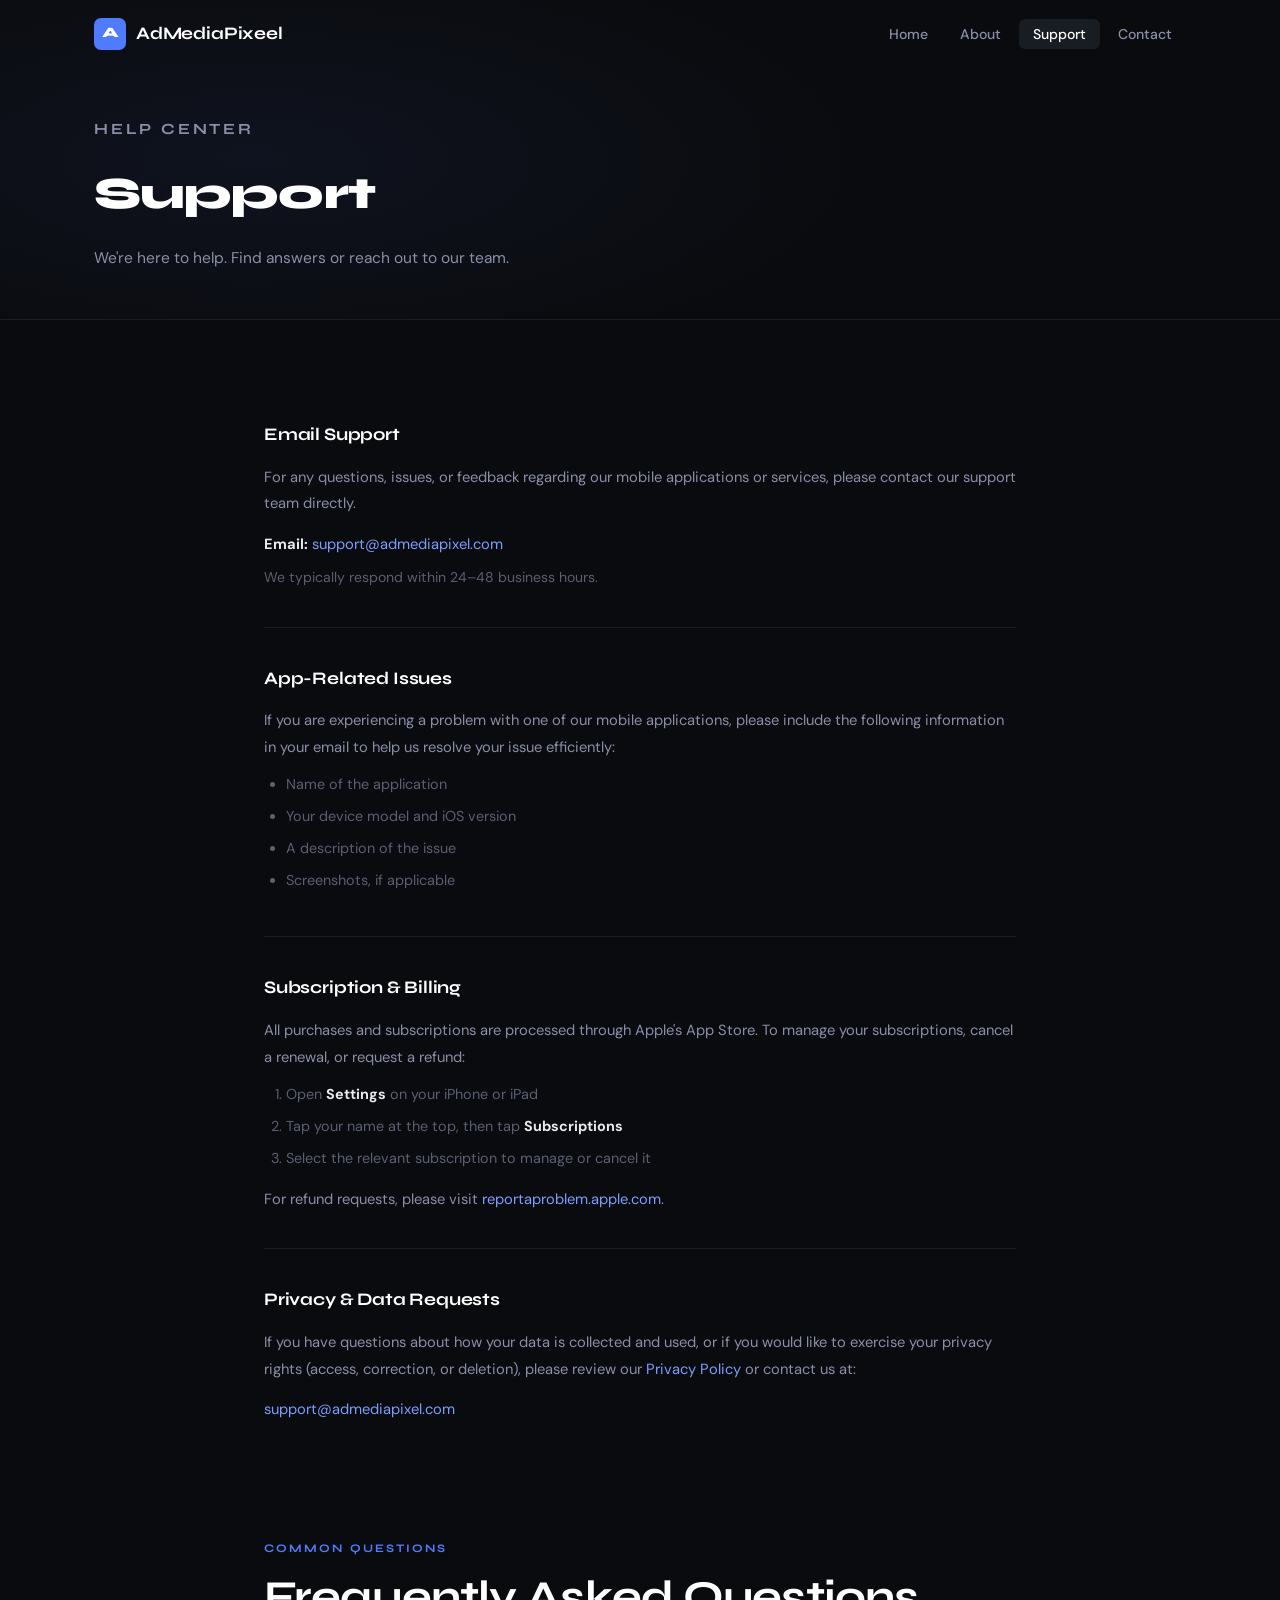
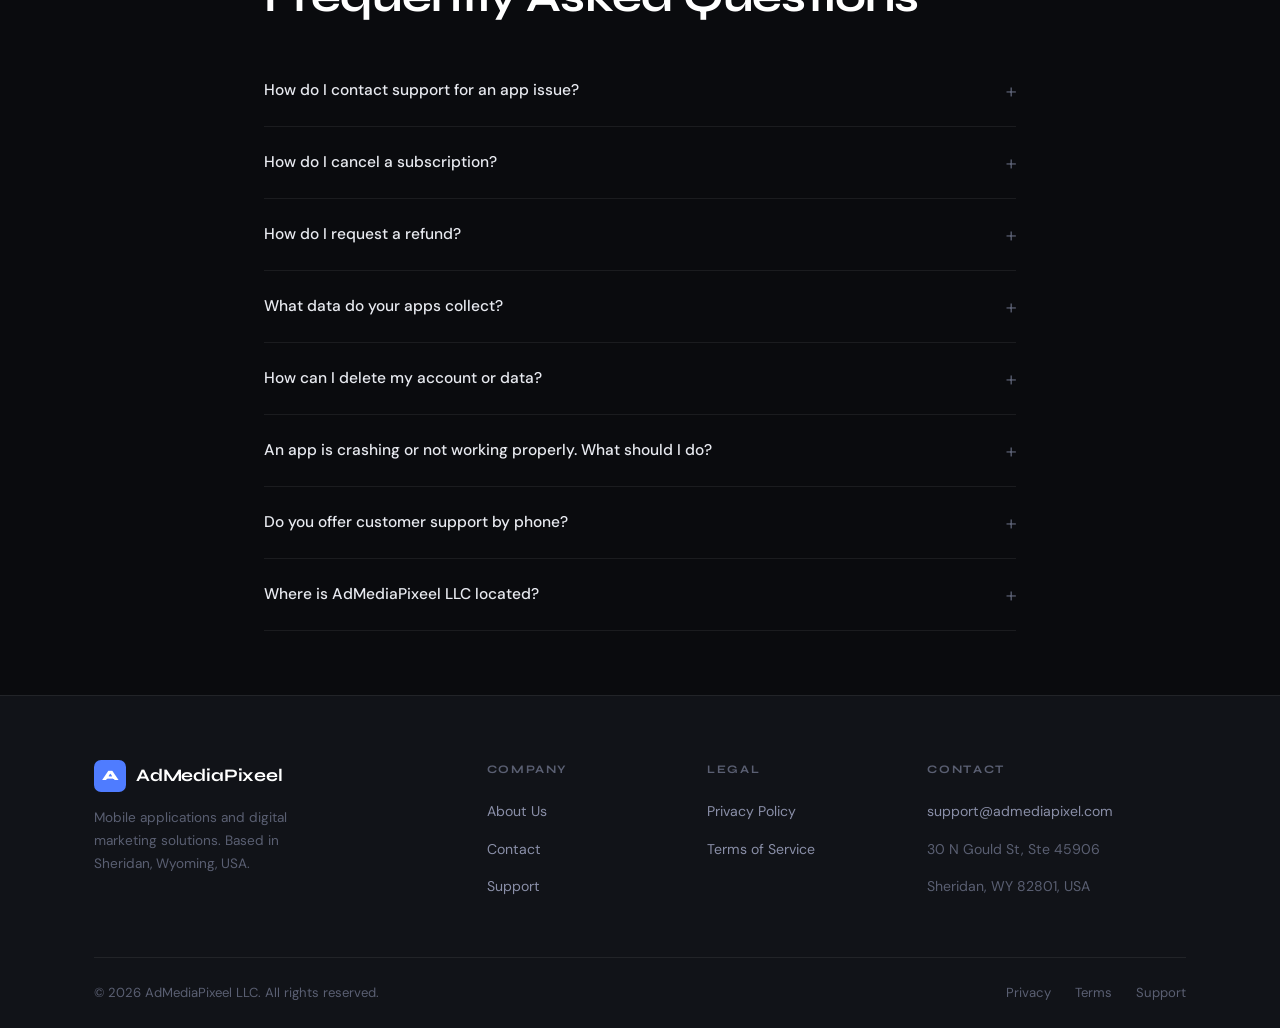
<file: support.html>
<!DOCTYPE html>
<html lang="en">
<head>
  <meta charset="UTF-8">
  <meta name="viewport" content="width=device-width, initial-scale=1.0">
  <title>Support — AdMediaPixeel LLC</title>
  <meta name="description" content="Get help with AdMediaPixeel LLC applications. Contact our support team or browse frequently asked questions.">
  <link rel="preconnect" href="https://fonts.googleapis.com">
  <link rel="preconnect" href="https://fonts.gstatic.com" crossorigin>
  <link href="https://fonts.googleapis.com/css2?family=Syne:wght@400;500;600;700;800&family=DM+Sans:ital,opsz,wght@0,9..40,300;0,9..40,400;0,9..40,500;1,9..40,300&display=swap" rel="stylesheet">
  <link rel="stylesheet" href="style.css">
</head>
<body>

  <!-- Header -->
  <header class="site-header">
    <div class="container header-inner">
      <a class="logo" href="index.html">
        <span class="logo-mark">A</span>
        AdMediaPixeel
      </a>
      <nav>
        <button class="nav-toggle" aria-label="Toggle navigation" aria-expanded="false">
          <span></span><span></span><span></span>
        </button>
        <ul class="nav-links">
          <li><a href="index.html">Home</a></li>
          <li><a href="about.html">About</a></li>
          <li><a class="active" href="support.html">Support</a></li>
          <li><a href="contact.html">Contact</a></li>
        </ul>
      </nav>
    </div>
  </header>

  <!-- Page Header -->
  <section class="page-header">
    <div class="container">
      <p class="section-label">Help Center</p>
      <h1>Support</h1>
      <p>We're here to help. Find answers or reach out to our team.</p>
    </div>
  </section>

  <!-- Support Content -->
  <section class="section--sm">
    <div class="container" style="max-width: 800px;">

      <div class="fade-in">
        <div class="support-section-block">
          <h3>Email Support</h3>
          <p>For any questions, issues, or feedback regarding our mobile applications or services, please contact our support team directly.</p>
          <p style="margin-top: 14px;"><strong>Email:</strong> <a href="mailto:support@admediapixel.com">support@admediapixel.com</a></p>
          <p style="margin-top: 8px; font-size: 0.88rem; color: var(--text-dim);">We typically respond within 24–48 business hours.</p>
        </div>

        <div class="support-section-block">
          <h3>App-Related Issues</h3>
          <p>If you are experiencing a problem with one of our mobile applications, please include the following information in your email to help us resolve your issue efficiently:</p>
          <ul>
            <li>Name of the application</li>
            <li>Your device model and iOS version</li>
            <li>A description of the issue</li>
            <li>Screenshots, if applicable</li>
          </ul>
        </div>

        <div class="support-section-block">
          <h3>Subscription &amp; Billing</h3>
          <p>All purchases and subscriptions are processed through Apple's App Store. To manage your subscriptions, cancel a renewal, or request a refund:</p>
          <ol>
            <li>Open <strong>Settings</strong> on your iPhone or iPad</li>
            <li>Tap your name at the top, then tap <strong>Subscriptions</strong></li>
            <li>Select the relevant subscription to manage or cancel it</li>
          </ol>
          <p style="margin-top: 14px;">For refund requests, please visit <a href="https://reportaproblem.apple.com/" target="_blank" rel="noopener noreferrer">reportaproblem.apple.com</a>.</p>
        </div>

        <div class="support-section-block">
          <h3>Privacy &amp; Data Requests</h3>
          <p>If you have questions about how your data is collected and used, or if you would like to exercise your privacy rights (access, correction, or deletion), please review our <a href="privacy.html">Privacy Policy</a> or contact us at:</p>
          <p style="margin-top: 14px;"><a href="mailto:support@admediapixel.com">support@admediapixel.com</a></p>
        </div>
      </div>

      <!-- FAQ -->
      <div style="margin-top: 80px;" class="fade-in">
        <p class="section-label">Common Questions</p>
        <h2 class="section-title">Frequently Asked Questions</h2>

        <div class="faq-list">

          <div class="faq-item">
            <button class="faq-question">How do I contact support for an app issue?</button>
            <div class="faq-answer">
              <p>You can reach our support team by sending an email to <a href="mailto:support@admediapixel.com">support@admediapixel.com</a>. Please include the name of the app, your device model, iOS version, and a description of the issue. We will respond within 24–48 business hours.</p>
            </div>
          </div>

          <div class="faq-item">
            <button class="faq-question">How do I cancel a subscription?</button>
            <div class="faq-answer">
              <p>Subscriptions purchased through the App Store are managed by Apple. To cancel, go to Settings → [Your Name] → Subscriptions on your iOS device. Select the subscription you wish to cancel and follow the on-screen instructions. Cancellation takes effect at the end of the current billing period.</p>
            </div>
          </div>

          <div class="faq-item">
            <button class="faq-question">How do I request a refund?</button>
            <div class="faq-answer">
              <p>Refunds for App Store purchases are handled by Apple. To request a refund, visit <a href="https://reportaproblem.apple.com/" target="_blank" rel="noopener noreferrer">reportaproblem.apple.com</a>, sign in with your Apple ID, and select the purchase you would like to be refunded for. Apple will review and process your request.</p>
            </div>
          </div>

          <div class="faq-item">
            <button class="faq-question">What data do your apps collect?</button>
            <div class="faq-answer">
              <p>Our data collection practices vary by application. In general, we may collect device information, usage analytics, and crash reports to improve our products. We do not sell personal information. For complete details, please refer to our <a href="privacy.html">Privacy Policy</a>.</p>
            </div>
          </div>

          <div class="faq-item">
            <button class="faq-question">How can I delete my account or data?</button>
            <div class="faq-answer">
              <p>If you would like to request the deletion of your account or personal data associated with one of our applications, please send an email to <a href="mailto:support@admediapixel.com">support@admediapixel.com</a> with the subject line "Data Deletion Request." Include the app name and any account details. We will process your request in accordance with applicable privacy laws.</p>
            </div>
          </div>

          <div class="faq-item">
            <button class="faq-question">An app is crashing or not working properly. What should I do?</button>
            <div class="faq-answer">
              <p>First, try the following steps: (1) Make sure you are running the latest version of the app from the App Store. (2) Restart your device. (3) If the issue persists, uninstall and reinstall the app. If none of these steps resolve the problem, please contact us at <a href="mailto:support@admediapixel.com">support@admediapixel.com</a> with details about the issue.</p>
            </div>
          </div>

          <div class="faq-item">
            <button class="faq-question">Do you offer customer support by phone?</button>
            <div class="faq-answer">
              <p>At this time, we provide customer support exclusively via email at <a href="mailto:support@admediapixel.com">support@admediapixel.com</a>. This allows us to document and track all inquiries to ensure thorough and timely responses.</p>
            </div>
          </div>

          <div class="faq-item">
            <button class="faq-question">Where is AdMediaPixeel LLC located?</button>
            <div class="faq-answer">
              <p>AdMediaPixeel LLC is based in Sheridan, Wyoming, United States. Our registered address is: AdMediaPixeel, 30 N Gould St, Ste 45906, Sheridan, WY 82801, USA.</p>
            </div>
          </div>

        </div>
      </div>

    </div>
  </section>

  <!-- Footer -->
  <footer class="site-footer">
    <div class="container">
      <div class="footer-grid">
        <div class="footer-brand">
          <a class="logo" href="index.html">
            <span class="logo-mark">A</span>
            AdMediaPixeel
          </a>
          <p>Mobile applications and digital marketing solutions. Based in Sheridan, Wyoming, USA.</p>
        </div>
        <div class="footer-col">
          <h4>Company</h4>
          <ul>
            <li><a href="about.html">About Us</a></li>
            <li><a href="contact.html">Contact</a></li>
            <li><a href="support.html">Support</a></li>
          </ul>
        </div>
        <div class="footer-col">
          <h4>Legal</h4>
          <ul>
            <li><a href="privacy.html">Privacy Policy</a></li>
            <li><a href="terms.html">Terms of Service</a></li>
          </ul>
        </div>
        <div class="footer-col">
          <h4>Contact</h4>
          <ul>
            <li><a href="mailto:support@admediapixel.com">support@admediapixel.com</a></li>
            <li><span>30 N Gould St, Ste 45906</span></li>
            <li><span>Sheridan, WY 82801, USA</span></li>
          </ul>
        </div>
      </div>
      <div class="footer-bottom">
        <p>© 2026 AdMediaPixeel LLC. All rights reserved.</p>
        <div class="footer-bottom-links">
          <a href="privacy.html">Privacy</a>
          <a href="terms.html">Terms</a>
          <a href="support.html">Support</a>
        </div>
      </div>
    </div>
  </footer>

  <script src="script.js"></script>
</body>
</html>
</file>
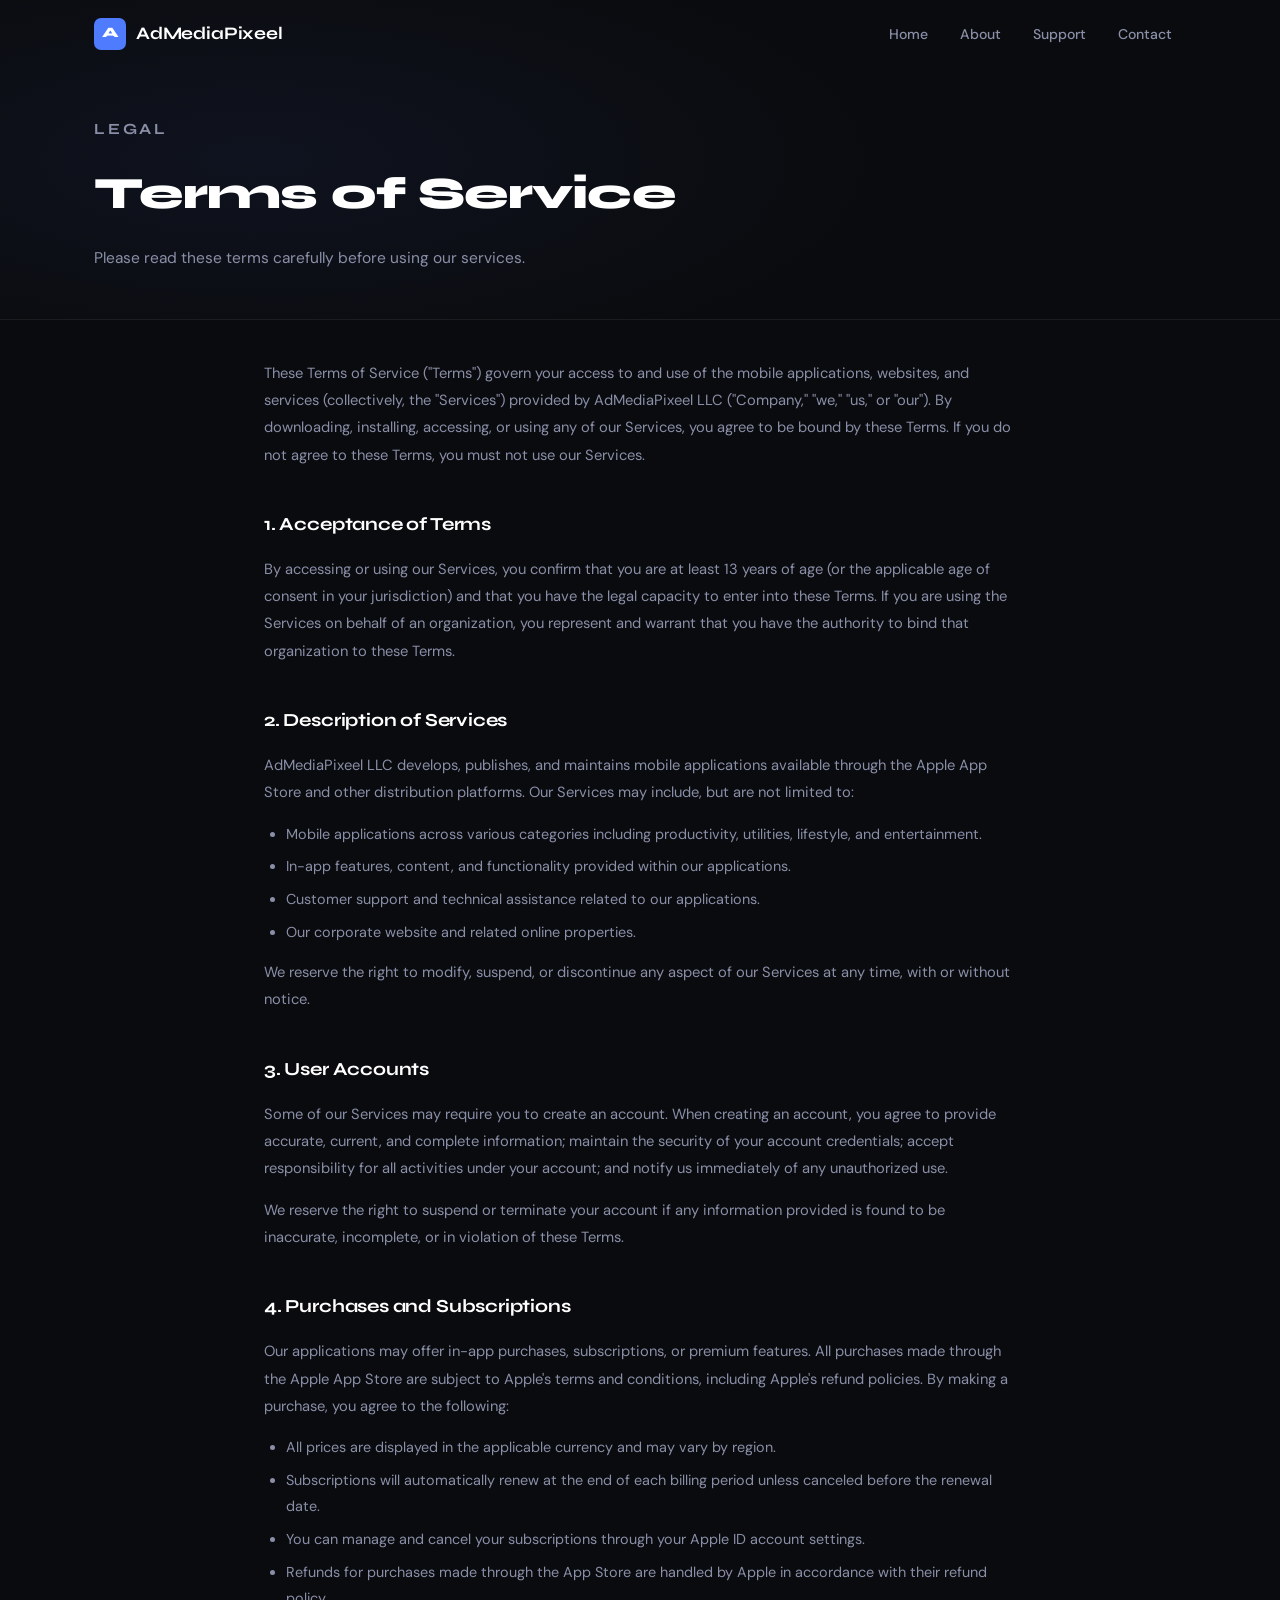
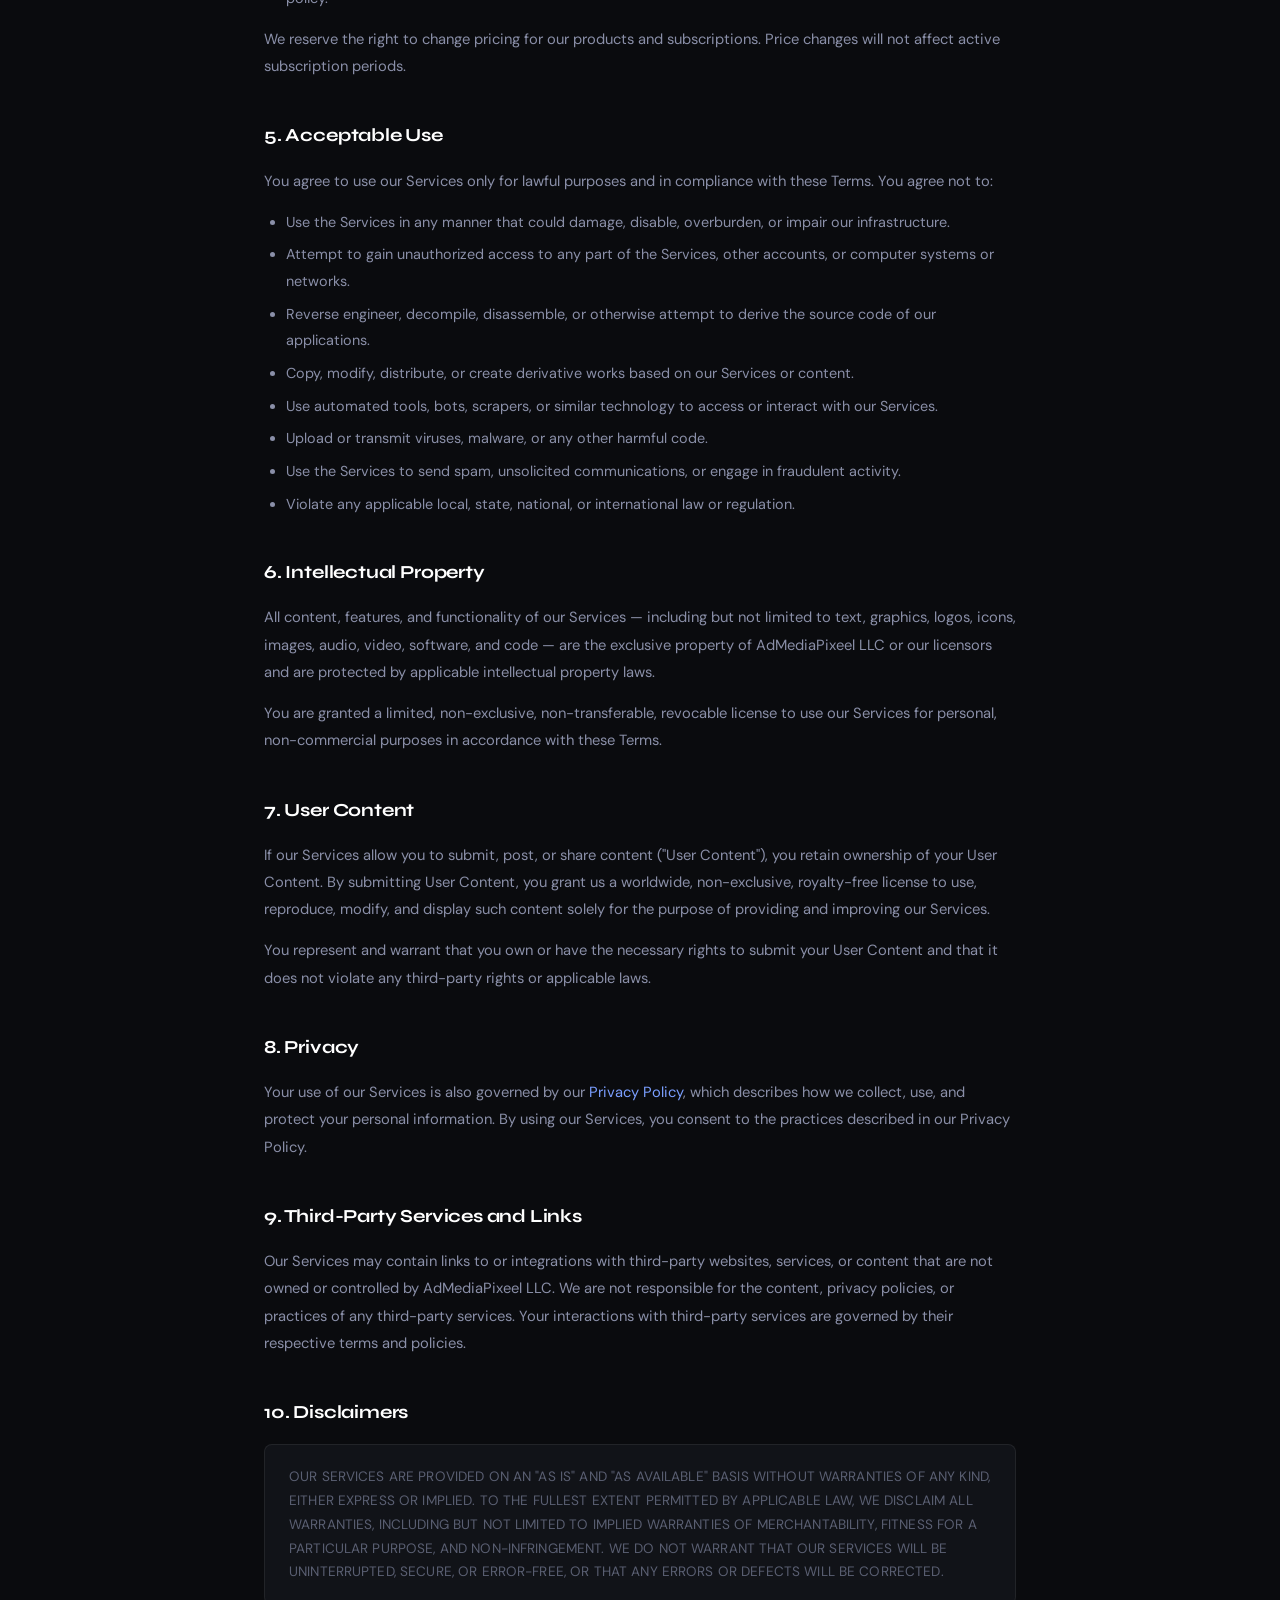
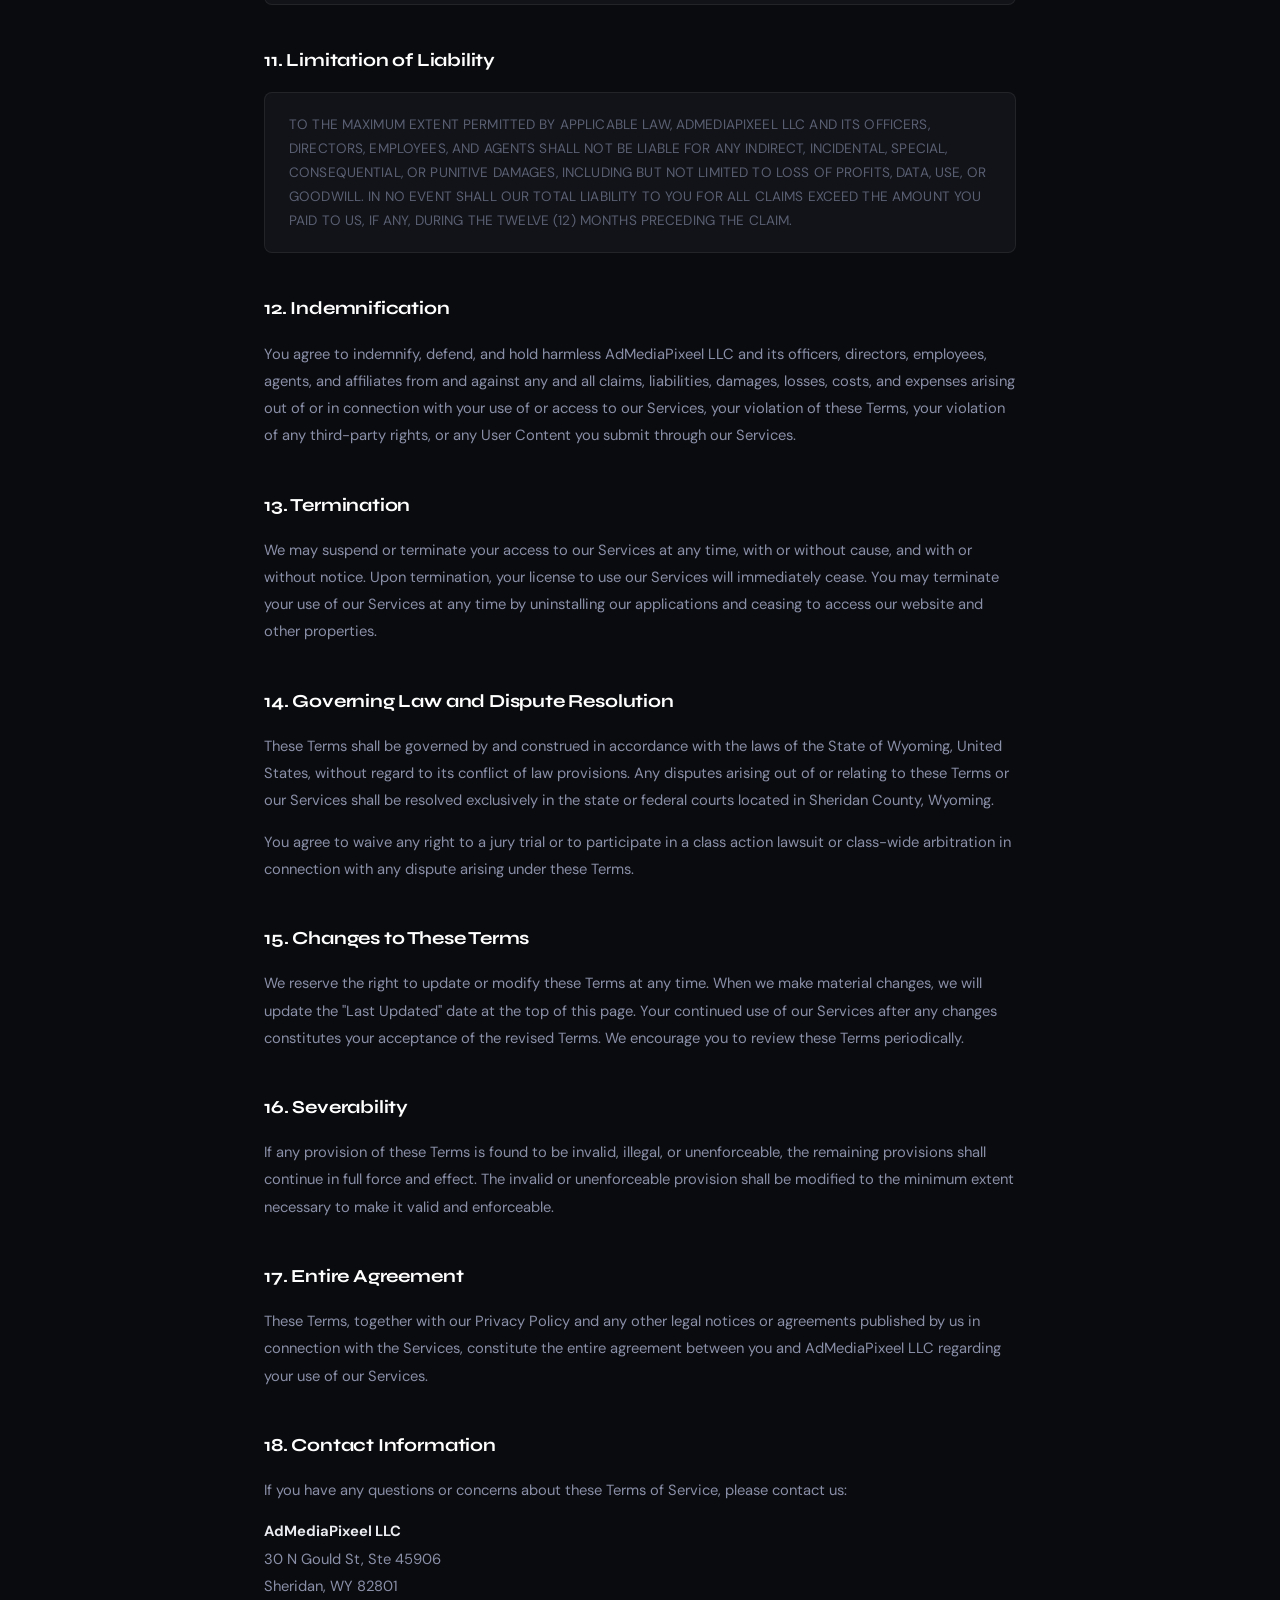
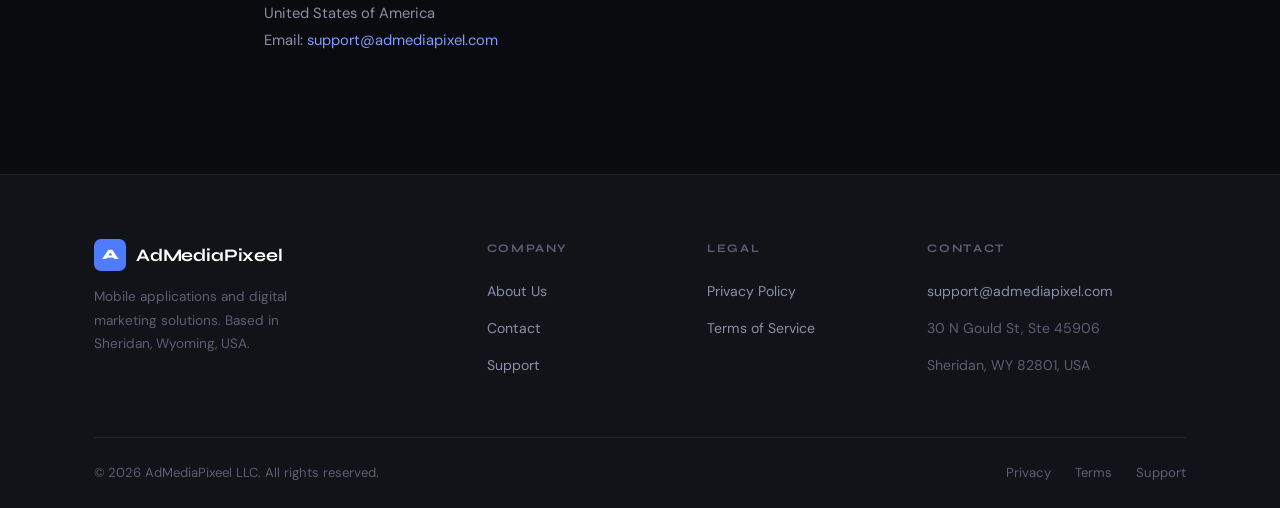
<file: terms.html>
<!DOCTYPE html>
<html lang="en">
<head>
  <meta charset="UTF-8">
  <meta name="viewport" content="width=device-width, initial-scale=1.0">
  <title>Terms of Service — AdMediaPixeel LLC</title>
  <meta name="description" content="AdMediaPixeel LLC Terms of Service. Please read these terms carefully before using our services.">
  <link rel="preconnect" href="https://fonts.googleapis.com">
  <link rel="preconnect" href="https://fonts.gstatic.com" crossorigin>
  <link href="https://fonts.googleapis.com/css2?family=Syne:wght@400;500;600;700;800&family=DM+Sans:ital,opsz,wght@0,9..40,300;0,9..40,400;0,9..40,500;1,9..40,300&display=swap" rel="stylesheet">
  <link rel="stylesheet" href="style.css">
</head>
<body>

  <!-- Header -->
  <header class="site-header">
    <div class="container header-inner">
      <a class="logo" href="index.html">
        <span class="logo-mark">A</span>
        AdMediaPixeel
      </a>
      <nav>
        <button class="nav-toggle" aria-label="Toggle navigation" aria-expanded="false">
          <span></span><span></span><span></span>
        </button>
        <ul class="nav-links">
          <li><a href="index.html">Home</a></li>
          <li><a href="about.html">About</a></li>
          <li><a href="support.html">Support</a></li>
          <li><a href="contact.html">Contact</a></li>
        </ul>
      </nav>
    </div>
  </header>

  <!-- Page Header -->
  <section class="page-header">
    <div class="container">
      <p class="section-label">Legal</p>
      <h1>Terms of Service</h1>
      <p>Please read these terms carefully before using our services.</p>
    </div>
  </section>

  <!-- Legal Content -->
  <div class="legal-content">
    <div class="container" style="max-width: 800px;">
<div class="legal-section">
        <p>These Terms of Service ("Terms") govern your access to and use of the mobile applications, websites, and services (collectively, the "Services") provided by AdMediaPixeel LLC ("Company," "we," "us," or "our"). By downloading, installing, accessing, or using any of our Services, you agree to be bound by these Terms. If you do not agree to these Terms, you must not use our Services.</p>
      </div>

      <div class="legal-section">
        <h2>1. Acceptance of Terms</h2>
        <p>By accessing or using our Services, you confirm that you are at least 13 years of age (or the applicable age of consent in your jurisdiction) and that you have the legal capacity to enter into these Terms. If you are using the Services on behalf of an organization, you represent and warrant that you have the authority to bind that organization to these Terms.</p>
      </div>

      <div class="legal-section">
        <h2>2. Description of Services</h2>
        <p>AdMediaPixeel LLC develops, publishes, and maintains mobile applications available through the Apple App Store and other distribution platforms. Our Services may include, but are not limited to:</p>
        <ul>
          <li>Mobile applications across various categories including productivity, utilities, lifestyle, and entertainment.</li>
          <li>In-app features, content, and functionality provided within our applications.</li>
          <li>Customer support and technical assistance related to our applications.</li>
          <li>Our corporate website and related online properties.</li>
        </ul>
        <p>We reserve the right to modify, suspend, or discontinue any aspect of our Services at any time, with or without notice.</p>
      </div>

      <div class="legal-section">
        <h2>3. User Accounts</h2>
        <p>Some of our Services may require you to create an account. When creating an account, you agree to provide accurate, current, and complete information; maintain the security of your account credentials; accept responsibility for all activities under your account; and notify us immediately of any unauthorized use.</p>
        <p>We reserve the right to suspend or terminate your account if any information provided is found to be inaccurate, incomplete, or in violation of these Terms.</p>
      </div>

      <div class="legal-section">
        <h2>4. Purchases and Subscriptions</h2>
        <p>Our applications may offer in-app purchases, subscriptions, or premium features. All purchases made through the Apple App Store are subject to Apple's terms and conditions, including Apple's refund policies. By making a purchase, you agree to the following:</p>
        <ul>
          <li>All prices are displayed in the applicable currency and may vary by region.</li>
          <li>Subscriptions will automatically renew at the end of each billing period unless canceled before the renewal date.</li>
          <li>You can manage and cancel your subscriptions through your Apple ID account settings.</li>
          <li>Refunds for purchases made through the App Store are handled by Apple in accordance with their refund policy.</li>
        </ul>
        <p>We reserve the right to change pricing for our products and subscriptions. Price changes will not affect active subscription periods.</p>
      </div>

      <div class="legal-section">
        <h2>5. Acceptable Use</h2>
        <p>You agree to use our Services only for lawful purposes and in compliance with these Terms. You agree not to:</p>
        <ul>
          <li>Use the Services in any manner that could damage, disable, overburden, or impair our infrastructure.</li>
          <li>Attempt to gain unauthorized access to any part of the Services, other accounts, or computer systems or networks.</li>
          <li>Reverse engineer, decompile, disassemble, or otherwise attempt to derive the source code of our applications.</li>
          <li>Copy, modify, distribute, or create derivative works based on our Services or content.</li>
          <li>Use automated tools, bots, scrapers, or similar technology to access or interact with our Services.</li>
          <li>Upload or transmit viruses, malware, or any other harmful code.</li>
          <li>Use the Services to send spam, unsolicited communications, or engage in fraudulent activity.</li>
          <li>Violate any applicable local, state, national, or international law or regulation.</li>
        </ul>
      </div>

      <div class="legal-section">
        <h2>6. Intellectual Property</h2>
        <p>All content, features, and functionality of our Services — including but not limited to text, graphics, logos, icons, images, audio, video, software, and code — are the exclusive property of AdMediaPixeel LLC or our licensors and are protected by applicable intellectual property laws.</p>
        <p>You are granted a limited, non-exclusive, non-transferable, revocable license to use our Services for personal, non-commercial purposes in accordance with these Terms.</p>
      </div>

      <div class="legal-section">
        <h2>7. User Content</h2>
        <p>If our Services allow you to submit, post, or share content ("User Content"), you retain ownership of your User Content. By submitting User Content, you grant us a worldwide, non-exclusive, royalty-free license to use, reproduce, modify, and display such content solely for the purpose of providing and improving our Services.</p>
        <p>You represent and warrant that you own or have the necessary rights to submit your User Content and that it does not violate any third-party rights or applicable laws.</p>
      </div>

      <div class="legal-section">
        <h2>8. Privacy</h2>
        <p>Your use of our Services is also governed by our <a href="privacy.html">Privacy Policy</a>, which describes how we collect, use, and protect your personal information. By using our Services, you consent to the practices described in our Privacy Policy.</p>
      </div>

      <div class="legal-section">
        <h2>9. Third-Party Services and Links</h2>
        <p>Our Services may contain links to or integrations with third-party websites, services, or content that are not owned or controlled by AdMediaPixeel LLC. We are not responsible for the content, privacy policies, or practices of any third-party services. Your interactions with third-party services are governed by their respective terms and policies.</p>
      </div>

      <div class="legal-section">
        <h2>10. Disclaimers</h2>
        <div class="legal-caps">
          OUR SERVICES ARE PROVIDED ON AN "AS IS" AND "AS AVAILABLE" BASIS WITHOUT WARRANTIES OF ANY KIND, EITHER EXPRESS OR IMPLIED. TO THE FULLEST EXTENT PERMITTED BY APPLICABLE LAW, WE DISCLAIM ALL WARRANTIES, INCLUDING BUT NOT LIMITED TO IMPLIED WARRANTIES OF MERCHANTABILITY, FITNESS FOR A PARTICULAR PURPOSE, AND NON-INFRINGEMENT. WE DO NOT WARRANT THAT OUR SERVICES WILL BE UNINTERRUPTED, SECURE, OR ERROR-FREE, OR THAT ANY ERRORS OR DEFECTS WILL BE CORRECTED.
        </div>
      </div>

      <div class="legal-section">
        <h2>11. Limitation of Liability</h2>
        <div class="legal-caps">
          TO THE MAXIMUM EXTENT PERMITTED BY APPLICABLE LAW, ADMEDIAPIXEEL LLC AND ITS OFFICERS, DIRECTORS, EMPLOYEES, AND AGENTS SHALL NOT BE LIABLE FOR ANY INDIRECT, INCIDENTAL, SPECIAL, CONSEQUENTIAL, OR PUNITIVE DAMAGES, INCLUDING BUT NOT LIMITED TO LOSS OF PROFITS, DATA, USE, OR GOODWILL. IN NO EVENT SHALL OUR TOTAL LIABILITY TO YOU FOR ALL CLAIMS EXCEED THE AMOUNT YOU PAID TO US, IF ANY, DURING THE TWELVE (12) MONTHS PRECEDING THE CLAIM.
        </div>
      </div>

      <div class="legal-section">
        <h2>12. Indemnification</h2>
        <p>You agree to indemnify, defend, and hold harmless AdMediaPixeel LLC and its officers, directors, employees, agents, and affiliates from and against any and all claims, liabilities, damages, losses, costs, and expenses arising out of or in connection with your use of or access to our Services, your violation of these Terms, your violation of any third-party rights, or any User Content you submit through our Services.</p>
      </div>

      <div class="legal-section">
        <h2>13. Termination</h2>
        <p>We may suspend or terminate your access to our Services at any time, with or without cause, and with or without notice. Upon termination, your license to use our Services will immediately cease. You may terminate your use of our Services at any time by uninstalling our applications and ceasing to access our website and other properties.</p>
      </div>

      <div class="legal-section">
        <h2>14. Governing Law and Dispute Resolution</h2>
        <p>These Terms shall be governed by and construed in accordance with the laws of the State of Wyoming, United States, without regard to its conflict of law provisions. Any disputes arising out of or relating to these Terms or our Services shall be resolved exclusively in the state or federal courts located in Sheridan County, Wyoming.</p>
        <p>You agree to waive any right to a jury trial or to participate in a class action lawsuit or class-wide arbitration in connection with any dispute arising under these Terms.</p>
      </div>

      <div class="legal-section">
        <h2>15. Changes to These Terms</h2>
        <p>We reserve the right to update or modify these Terms at any time. When we make material changes, we will update the "Last Updated" date at the top of this page. Your continued use of our Services after any changes constitutes your acceptance of the revised Terms. We encourage you to review these Terms periodically.</p>
      </div>

      <div class="legal-section">
        <h2>16. Severability</h2>
        <p>If any provision of these Terms is found to be invalid, illegal, or unenforceable, the remaining provisions shall continue in full force and effect. The invalid or unenforceable provision shall be modified to the minimum extent necessary to make it valid and enforceable.</p>
      </div>

      <div class="legal-section">
        <h2>17. Entire Agreement</h2>
        <p>These Terms, together with our Privacy Policy and any other legal notices or agreements published by us in connection with the Services, constitute the entire agreement between you and AdMediaPixeel LLC regarding your use of our Services.</p>
      </div>

      <div class="legal-section">
        <h2>18. Contact Information</h2>
        <p>If you have any questions or concerns about these Terms of Service, please contact us:</p>
        <p>
          <strong>AdMediaPixeel LLC</strong><br>
          30 N Gould St, Ste 45906<br>
          Sheridan, WY 82801<br>
          United States of America<br>
          Email: <a href="mailto:support@admediapixel.com">support@admediapixel.com</a>
        </p>
      </div>

    </div>
  </div>

  <!-- Footer -->
  <footer class="site-footer">
    <div class="container">
      <div class="footer-grid">
        <div class="footer-brand">
          <a class="logo" href="index.html">
            <span class="logo-mark">A</span>
            AdMediaPixeel
          </a>
          <p>Mobile applications and digital marketing solutions. Based in Sheridan, Wyoming, USA.</p>
        </div>
        <div class="footer-col">
          <h4>Company</h4>
          <ul>
            <li><a href="about.html">About Us</a></li>
            <li><a href="contact.html">Contact</a></li>
            <li><a href="support.html">Support</a></li>
          </ul>
        </div>
        <div class="footer-col">
          <h4>Legal</h4>
          <ul>
            <li><a href="privacy.html">Privacy Policy</a></li>
            <li><a href="terms.html">Terms of Service</a></li>
          </ul>
        </div>
        <div class="footer-col">
          <h4>Contact</h4>
          <ul>
            <li><a href="mailto:support@admediapixel.com">support@admediapixel.com</a></li>
            <li><span>30 N Gould St, Ste 45906</span></li>
            <li><span>Sheridan, WY 82801, USA</span></li>
          </ul>
        </div>
      </div>
      <div class="footer-bottom">
        <p>© 2026 AdMediaPixeel LLC. All rights reserved.</p>
        <div class="footer-bottom-links">
          <a href="privacy.html">Privacy</a>
          <a href="terms.html">Terms</a>
          <a href="support.html">Support</a>
        </div>
      </div>
    </div>
  </footer>

  <script src="script.js"></script>
</body>
</html>
</file>
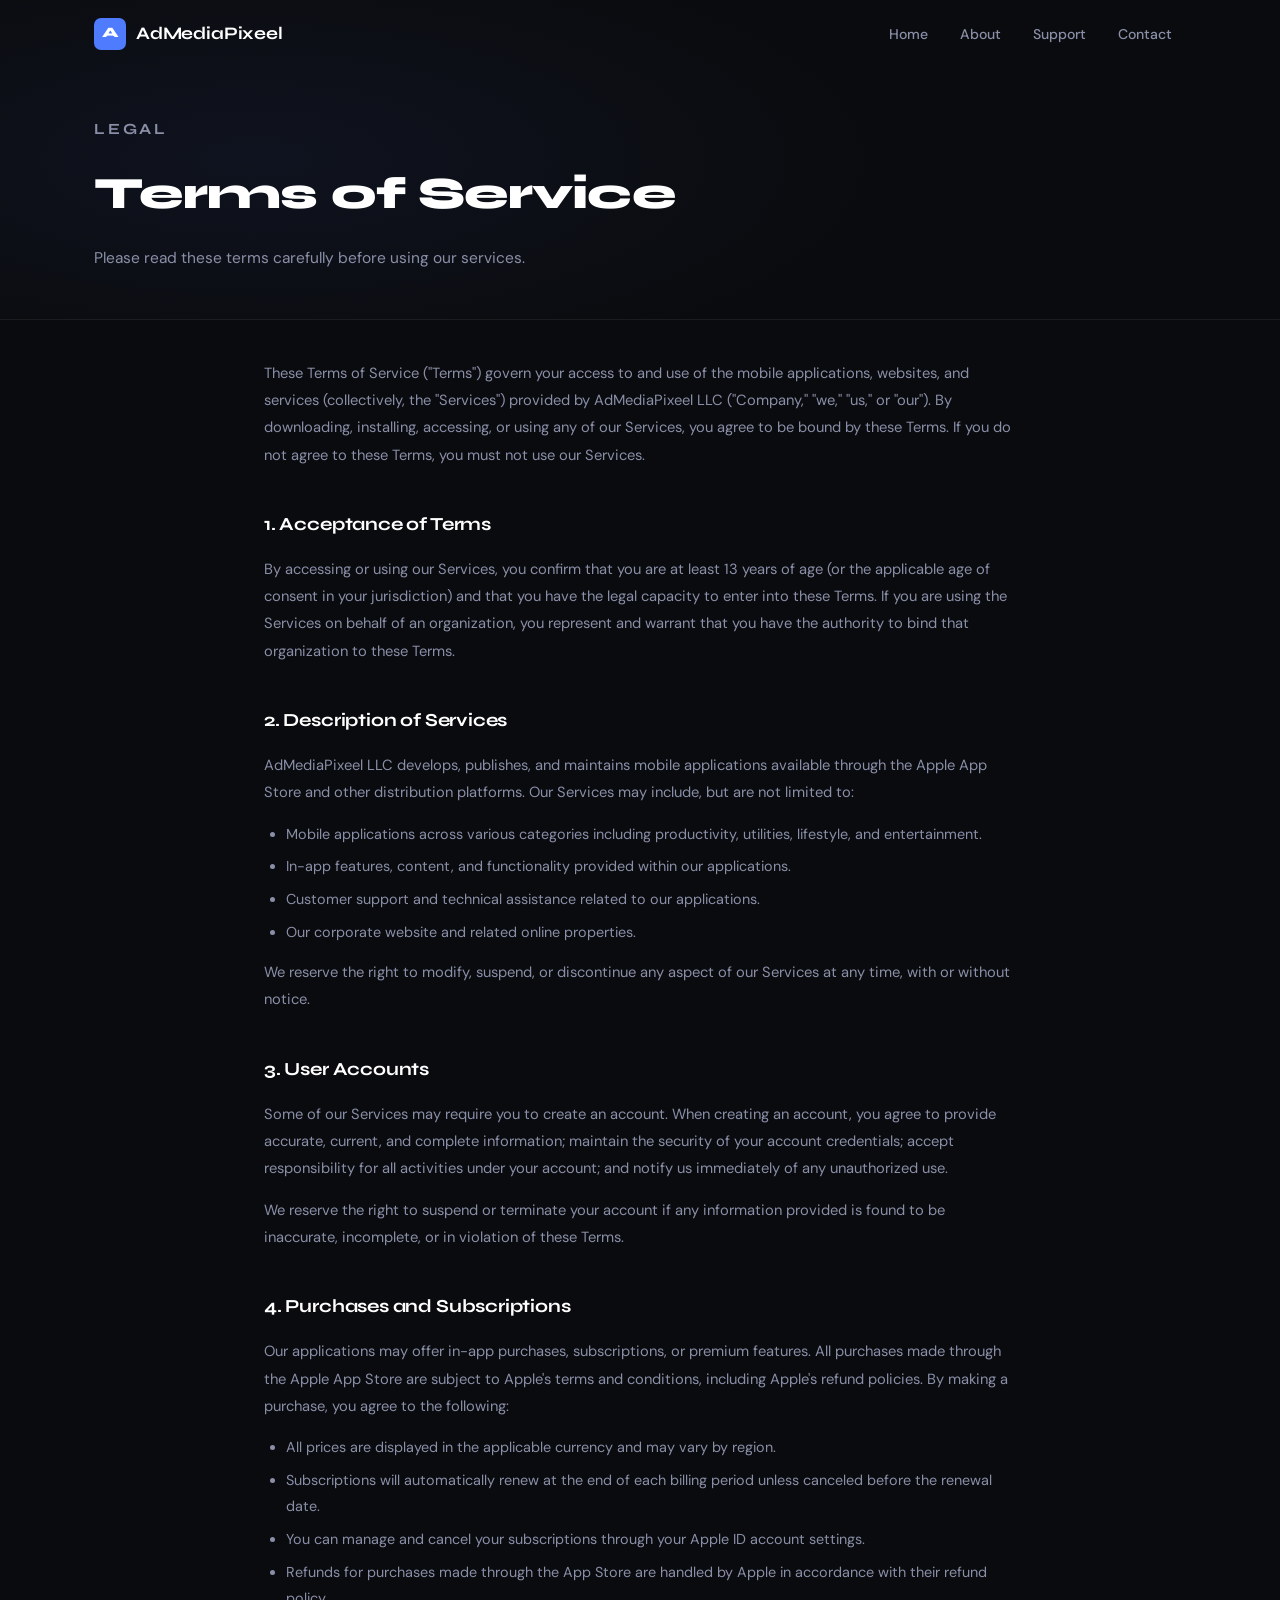
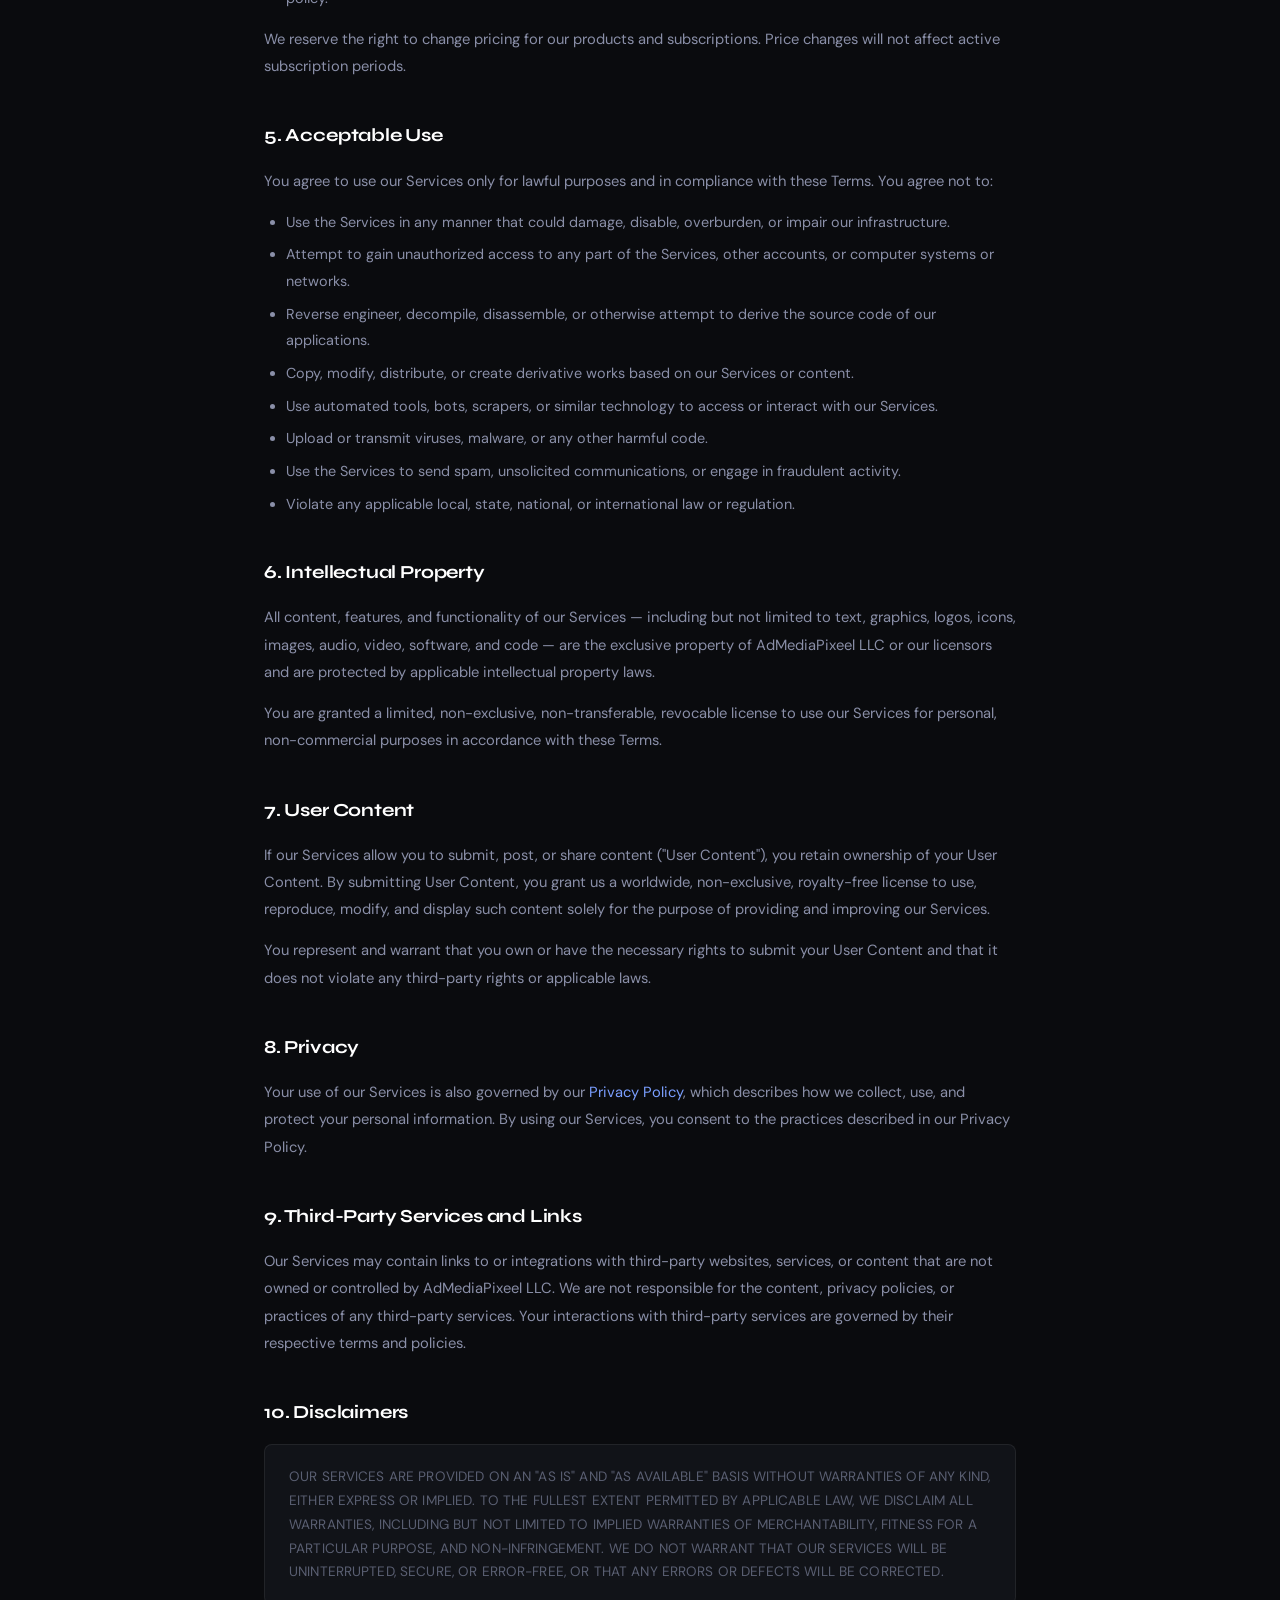
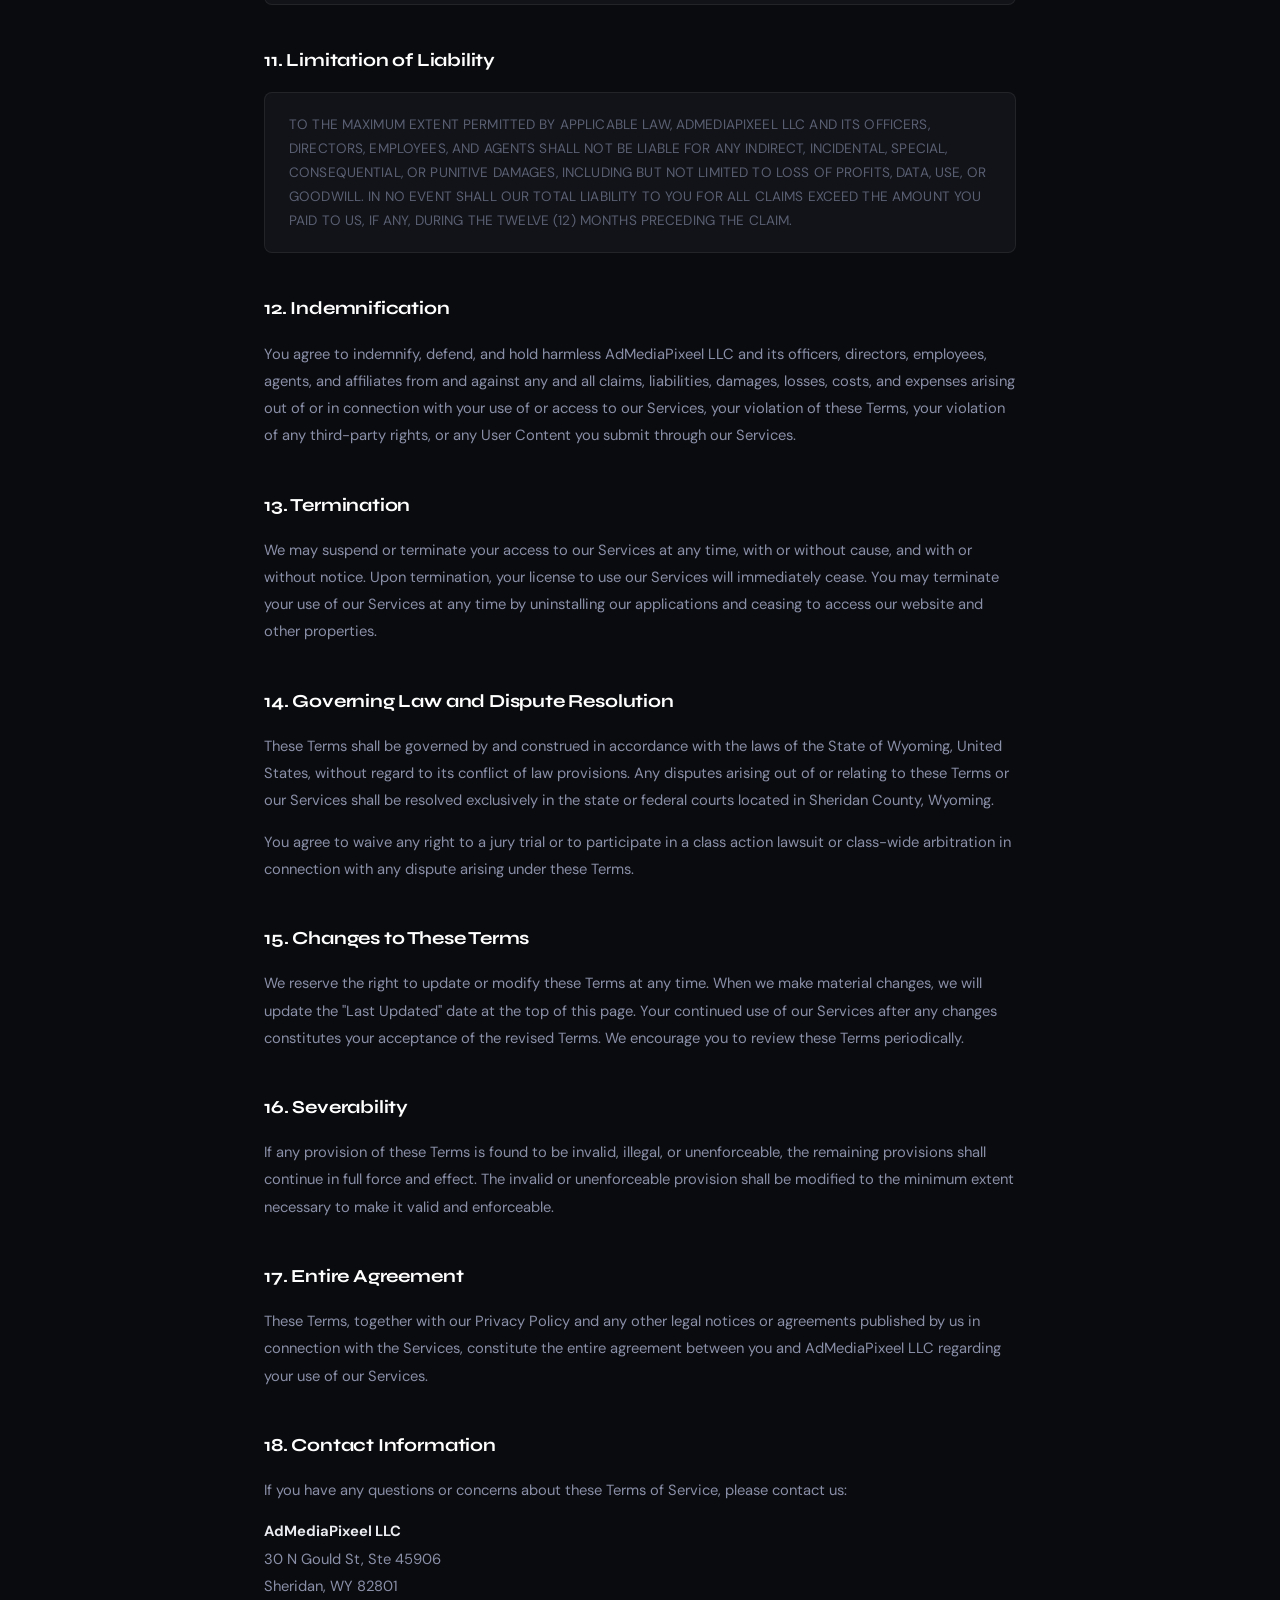
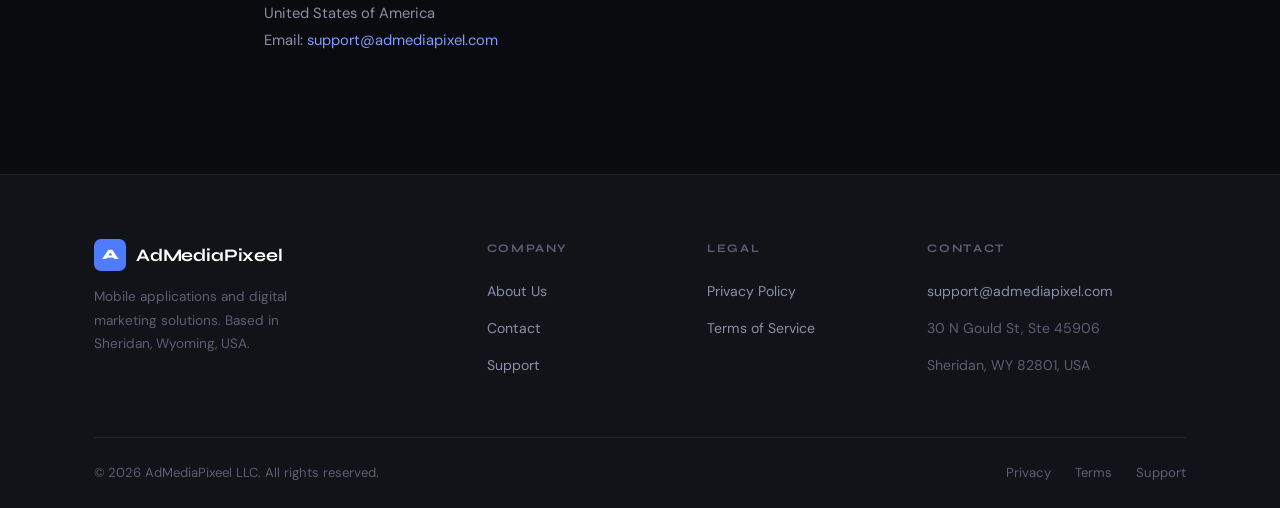
<file: terms2.html>
<!DOCTYPE html>
<html lang="en">
<head>
  <meta charset="UTF-8">
  <meta name="viewport" content="width=device-width, initial-scale=1.0">
  <title>Terms of Service — AdMediaPixeel LLC</title>
  <meta name="description" content="AdMediaPixeel LLC Terms of Service. Please read these terms carefully before using our services.">
  <link rel="preconnect" href="https://fonts.googleapis.com">
  <link rel="preconnect" href="https://fonts.gstatic.com" crossorigin>
  <link href="https://fonts.googleapis.com/css2?family=Syne:wght@400;500;600;700;800&family=DM+Sans:ital,opsz,wght@0,9..40,300;0,9..40,400;0,9..40,500;1,9..40,300&display=swap" rel="stylesheet">
  <link rel="stylesheet" href="style.css">
</head>
<body>

  <!-- Header -->
  <header class="site-header">
    <div class="container header-inner">
      <a class="logo" href="index.html">
        <span class="logo-mark">A</span>
        AdMediaPixeel
      </a>
      <nav>
        <button class="nav-toggle" aria-label="Toggle navigation" aria-expanded="false">
          <span></span><span></span><span></span>
        </button>
        <ul class="nav-links">
          <li><a href="index.html">Home</a></li>
          <li><a href="about.html">About</a></li>
          <li><a href="support.html">Support</a></li>
          <li><a href="contact.html">Contact</a></li>
        </ul>
      </nav>
    </div>
  </header>

  <!-- Page Header -->
  <section class="page-header">
    <div class="container">
      <p class="section-label">Legal</p>
      <h1>Terms of Service</h1>
      <p>Please read these terms carefully before using our services.</p>
    </div>
  </section>

  <!-- Legal Content -->
  <div class="legal-content">
    <div class="container" style="max-width: 800px;">
<div class="legal-section">
        <p>These Terms of Service ("Terms") govern your access to and use of the mobile applications, websites, and services (collectively, the "Services") provided by AdMediaPixeel LLC ("Company," "we," "us," or "our"). By downloading, installing, accessing, or using any of our Services, you agree to be bound by these Terms. If you do not agree to these Terms, you must not use our Services.</p>
      </div>

      <div class="legal-section">
        <h2>1. Acceptance of Terms</h2>
        <p>By accessing or using our Services, you confirm that you are at least 13 years of age (or the applicable age of consent in your jurisdiction) and that you have the legal capacity to enter into these Terms. If you are using the Services on behalf of an organization, you represent and warrant that you have the authority to bind that organization to these Terms.</p>
      </div>

      <div class="legal-section">
        <h2>2. Description of Services</h2>
        <p>AdMediaPixeel LLC develops, publishes, and maintains mobile applications available through the Apple App Store and other distribution platforms. Our Services may include, but are not limited to:</p>
        <ul>
          <li>Mobile applications across various categories including productivity, utilities, lifestyle, and entertainment.</li>
          <li>In-app features, content, and functionality provided within our applications.</li>
          <li>Customer support and technical assistance related to our applications.</li>
          <li>Our corporate website and related online properties.</li>
        </ul>
        <p>We reserve the right to modify, suspend, or discontinue any aspect of our Services at any time, with or without notice.</p>
      </div>

      <div class="legal-section">
        <h2>3. User Accounts</h2>
        <p>Some of our Services may require you to create an account. When creating an account, you agree to provide accurate, current, and complete information; maintain the security of your account credentials; accept responsibility for all activities under your account; and notify us immediately of any unauthorized use.</p>
        <p>We reserve the right to suspend or terminate your account if any information provided is found to be inaccurate, incomplete, or in violation of these Terms.</p>
      </div>

      <div class="legal-section">
        <h2>4. Purchases and Subscriptions</h2>
        <p>Our applications may offer in-app purchases, subscriptions, or premium features. All purchases made through the Apple App Store are subject to Apple's terms and conditions, including Apple's refund policies. By making a purchase, you agree to the following:</p>
        <ul>
          <li>All prices are displayed in the applicable currency and may vary by region.</li>
          <li>Subscriptions will automatically renew at the end of each billing period unless canceled before the renewal date.</li>
          <li>You can manage and cancel your subscriptions through your Apple ID account settings.</li>
          <li>Refunds for purchases made through the App Store are handled by Apple in accordance with their refund policy.</li>
        </ul>
        <p>We reserve the right to change pricing for our products and subscriptions. Price changes will not affect active subscription periods.</p>
      </div>

      <div class="legal-section">
        <h2>5. Acceptable Use</h2>
        <p>You agree to use our Services only for lawful purposes and in compliance with these Terms. You agree not to:</p>
        <ul>
          <li>Use the Services in any manner that could damage, disable, overburden, or impair our infrastructure.</li>
          <li>Attempt to gain unauthorized access to any part of the Services, other accounts, or computer systems or networks.</li>
          <li>Reverse engineer, decompile, disassemble, or otherwise attempt to derive the source code of our applications.</li>
          <li>Copy, modify, distribute, or create derivative works based on our Services or content.</li>
          <li>Use automated tools, bots, scrapers, or similar technology to access or interact with our Services.</li>
          <li>Upload or transmit viruses, malware, or any other harmful code.</li>
          <li>Use the Services to send spam, unsolicited communications, or engage in fraudulent activity.</li>
          <li>Violate any applicable local, state, national, or international law or regulation.</li>
        </ul>
      </div>

      <div class="legal-section">
        <h2>6. Intellectual Property</h2>
        <p>All content, features, and functionality of our Services — including but not limited to text, graphics, logos, icons, images, audio, video, software, and code — are the exclusive property of AdMediaPixeel LLC or our licensors and are protected by applicable intellectual property laws.</p>
        <p>You are granted a limited, non-exclusive, non-transferable, revocable license to use our Services for personal, non-commercial purposes in accordance with these Terms.</p>
      </div>

      <div class="legal-section">
        <h2>7. User Content</h2>
        <p>If our Services allow you to submit, post, or share content ("User Content"), you retain ownership of your User Content. By submitting User Content, you grant us a worldwide, non-exclusive, royalty-free license to use, reproduce, modify, and display such content solely for the purpose of providing and improving our Services.</p>
        <p>You represent and warrant that you own or have the necessary rights to submit your User Content and that it does not violate any third-party rights or applicable laws.</p>
      </div>

      <div class="legal-section">
        <h2>8. Privacy</h2>
        <p>Your use of our Services is also governed by our <a href="privacy2.html">Privacy Policy</a>, which describes how we collect, use, and protect your personal information. By using our Services, you consent to the practices described in our Privacy Policy.</p>
      </div>

      <div class="legal-section">
        <h2>9. Third-Party Services and Links</h2>
        <p>Our Services may contain links to or integrations with third-party websites, services, or content that are not owned or controlled by AdMediaPixeel LLC. We are not responsible for the content, privacy policies, or practices of any third-party services. Your interactions with third-party services are governed by their respective terms and policies.</p>
      </div>

      <div class="legal-section">
        <h2>10. Disclaimers</h2>
        <div class="legal-caps">
          OUR SERVICES ARE PROVIDED ON AN "AS IS" AND "AS AVAILABLE" BASIS WITHOUT WARRANTIES OF ANY KIND, EITHER EXPRESS OR IMPLIED. TO THE FULLEST EXTENT PERMITTED BY APPLICABLE LAW, WE DISCLAIM ALL WARRANTIES, INCLUDING BUT NOT LIMITED TO IMPLIED WARRANTIES OF MERCHANTABILITY, FITNESS FOR A PARTICULAR PURPOSE, AND NON-INFRINGEMENT. WE DO NOT WARRANT THAT OUR SERVICES WILL BE UNINTERRUPTED, SECURE, OR ERROR-FREE, OR THAT ANY ERRORS OR DEFECTS WILL BE CORRECTED.
        </div>
      </div>

      <div class="legal-section">
        <h2>11. Limitation of Liability</h2>
        <div class="legal-caps">
          TO THE MAXIMUM EXTENT PERMITTED BY APPLICABLE LAW, ADMEDIAPIXEEL LLC AND ITS OFFICERS, DIRECTORS, EMPLOYEES, AND AGENTS SHALL NOT BE LIABLE FOR ANY INDIRECT, INCIDENTAL, SPECIAL, CONSEQUENTIAL, OR PUNITIVE DAMAGES, INCLUDING BUT NOT LIMITED TO LOSS OF PROFITS, DATA, USE, OR GOODWILL. IN NO EVENT SHALL OUR TOTAL LIABILITY TO YOU FOR ALL CLAIMS EXCEED THE AMOUNT YOU PAID TO US, IF ANY, DURING THE TWELVE (12) MONTHS PRECEDING THE CLAIM.
        </div>
      </div>

      <div class="legal-section">
        <h2>12. Indemnification</h2>
        <p>You agree to indemnify, defend, and hold harmless AdMediaPixeel LLC and its officers, directors, employees, agents, and affiliates from and against any and all claims, liabilities, damages, losses, costs, and expenses arising out of or in connection with your use of or access to our Services, your violation of these Terms, your violation of any third-party rights, or any User Content you submit through our Services.</p>
      </div>

      <div class="legal-section">
        <h2>13. Termination</h2>
        <p>We may suspend or terminate your access to our Services at any time, with or without cause, and with or without notice. Upon termination, your license to use our Services will immediately cease. You may terminate your use of our Services at any time by uninstalling our applications and ceasing to access our website and other properties.</p>
      </div>

      <div class="legal-section">
        <h2>14. Governing Law and Dispute Resolution</h2>
        <p>These Terms shall be governed by and construed in accordance with the laws of the State of Wyoming, United States, without regard to its conflict of law provisions. Any disputes arising out of or relating to these Terms or our Services shall be resolved exclusively in the state or federal courts located in Sheridan County, Wyoming.</p>
        <p>You agree to waive any right to a jury trial or to participate in a class action lawsuit or class-wide arbitration in connection with any dispute arising under these Terms.</p>
      </div>

      <div class="legal-section">
        <h2>15. Changes to These Terms</h2>
        <p>We reserve the right to update or modify these Terms at any time. When we make material changes, we will update the "Last Updated" date at the top of this page. Your continued use of our Services after any changes constitutes your acceptance of the revised Terms. We encourage you to review these Terms periodically.</p>
      </div>

      <div class="legal-section">
        <h2>16. Severability</h2>
        <p>If any provision of these Terms is found to be invalid, illegal, or unenforceable, the remaining provisions shall continue in full force and effect. The invalid or unenforceable provision shall be modified to the minimum extent necessary to make it valid and enforceable.</p>
      </div>

      <div class="legal-section">
        <h2>17. Entire Agreement</h2>
        <p>These Terms, together with our Privacy Policy and any other legal notices or agreements published by us in connection with the Services, constitute the entire agreement between you and AdMediaPixeel LLC regarding your use of our Services.</p>
      </div>

      <div class="legal-section">
        <h2>18. Contact Information</h2>
        <p>If you have any questions or concerns about these Terms of Service, please contact us:</p>
        <p>
          <strong>AdMediaPixeel LLC</strong><br>
          30 N Gould St, Ste 45906<br>
          Sheridan, WY 82801<br>
          United States of America<br>
          Email: <a href="mailto:support@admediapixel.com">support@admediapixel.com</a>
        </p>
      </div>

    </div>
  </div>

  <!-- Footer -->
  <footer class="site-footer">
    <div class="container">
      <div class="footer-grid">
        <div class="footer-brand">
          <a class="logo" href="index.html">
            <span class="logo-mark">A</span>
            AdMediaPixeel
          </a>
          <p>Mobile applications and digital marketing solutions. Based in Sheridan, Wyoming, USA.</p>
        </div>
        <div class="footer-col">
          <h4>Company</h4>
          <ul>
            <li><a href="about.html">About Us</a></li>
            <li><a href="contact.html">Contact</a></li>
            <li><a href="support.html">Support</a></li>
          </ul>
        </div>
        <div class="footer-col">
          <h4>Legal</h4>
          <ul>
            <li><a href="privacy2.html">Privacy Policy</a></li>
            <li><a href="terms.html">Terms of Service</a></li>
          </ul>
        </div>
        <div class="footer-col">
          <h4>Contact</h4>
          <ul>
            <li><a href="mailto:support@admediapixel.com">support@admediapixel.com</a></li>
            <li><span>30 N Gould St, Ste 45906</span></li>
            <li><span>Sheridan, WY 82801, USA</span></li>
          </ul>
        </div>
      </div>
      <div class="footer-bottom">
        <p>© 2026 AdMediaPixeel LLC. All rights reserved.</p>
        <div class="footer-bottom-links">
          <a href="privacy2.html">Privacy</a>
          <a href="terms.html">Terms</a>
          <a href="support.html">Support</a>
        </div>
      </div>
    </div>
  </footer>

  <script src="script.js"></script>
</body>
</html>
</file>
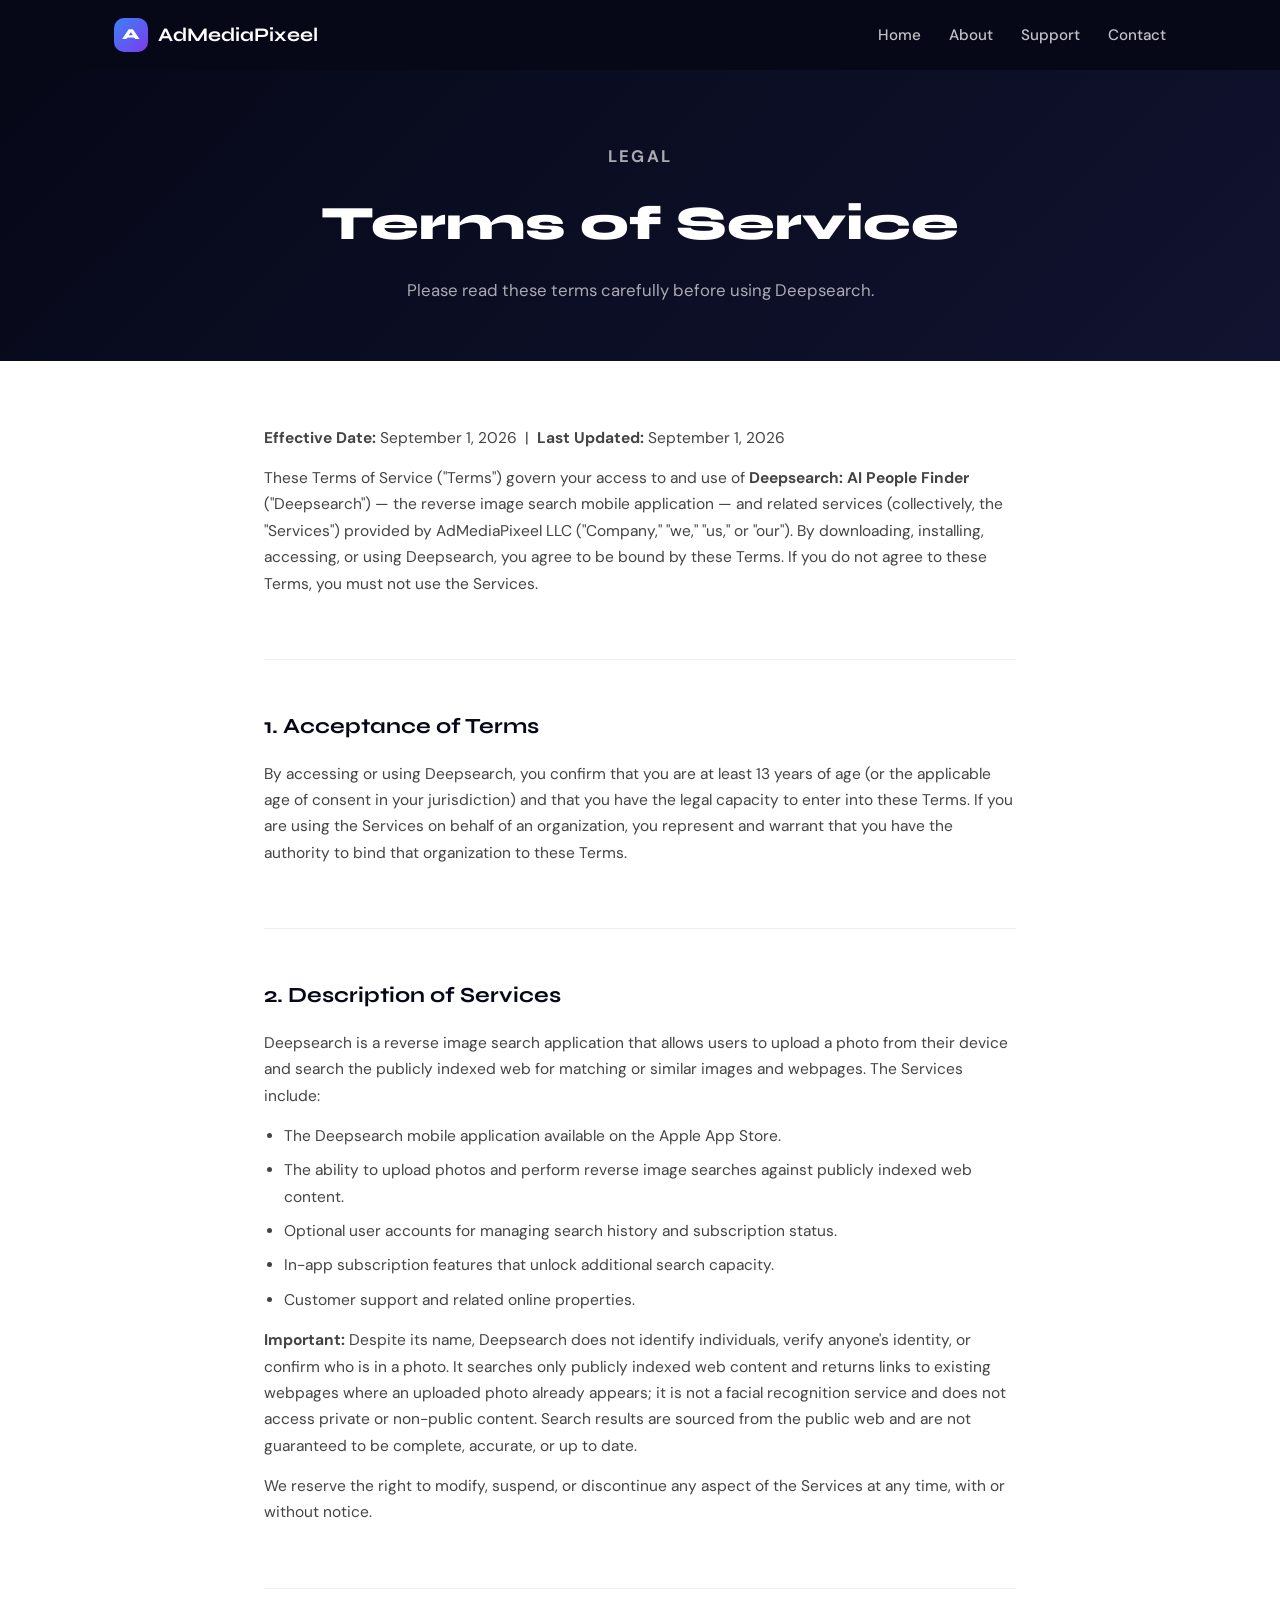
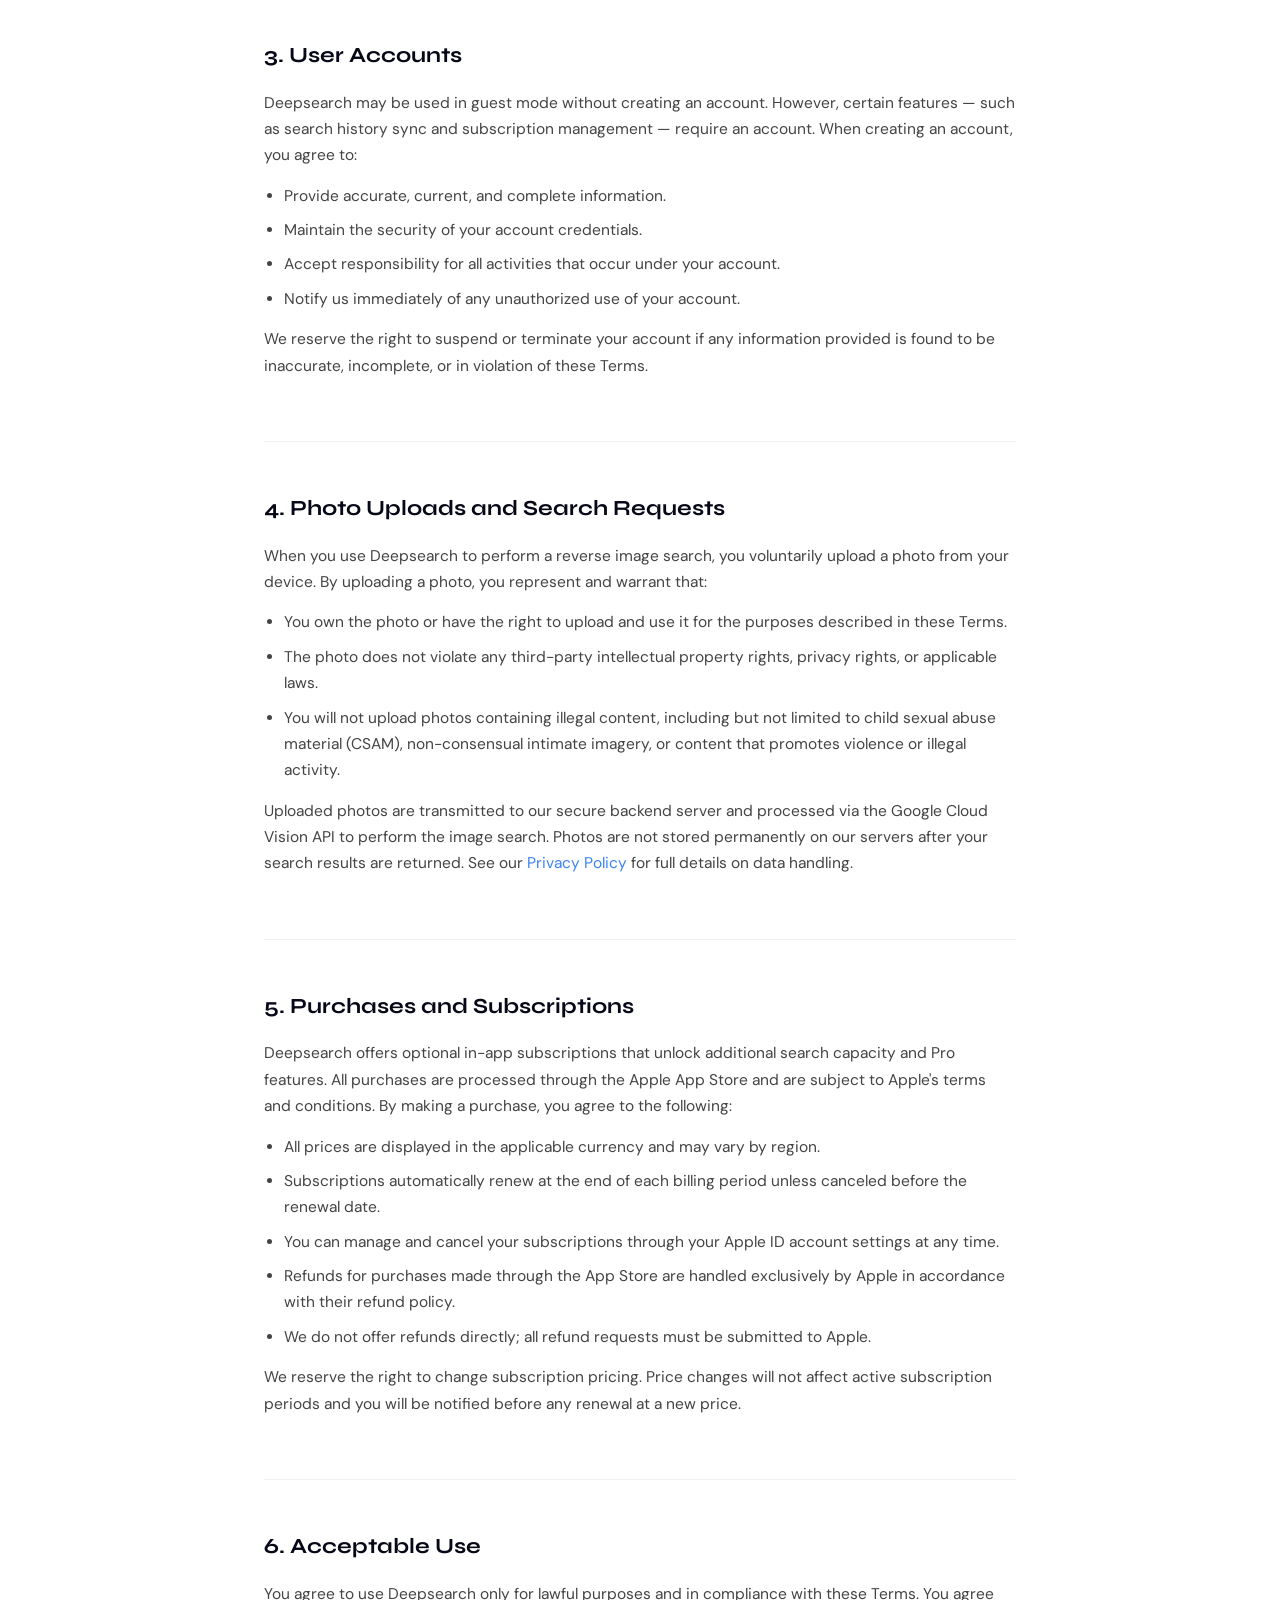
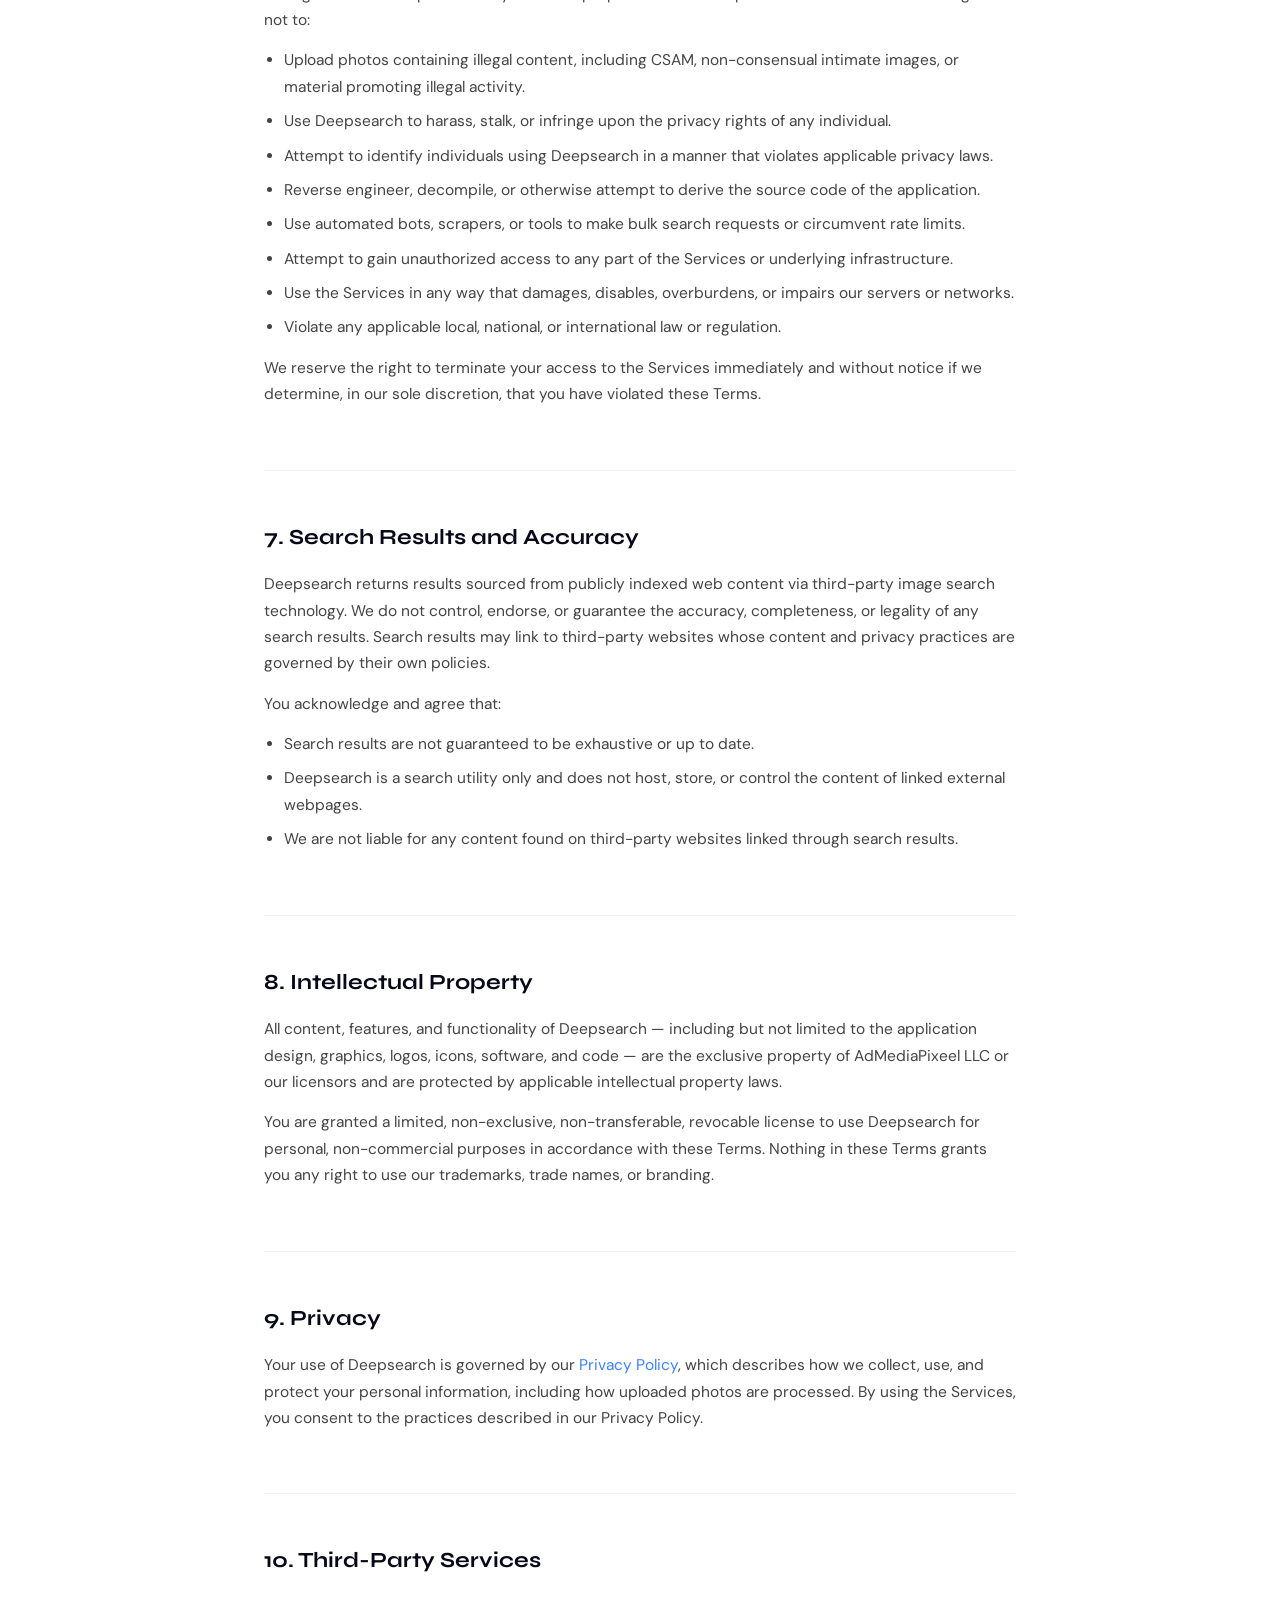
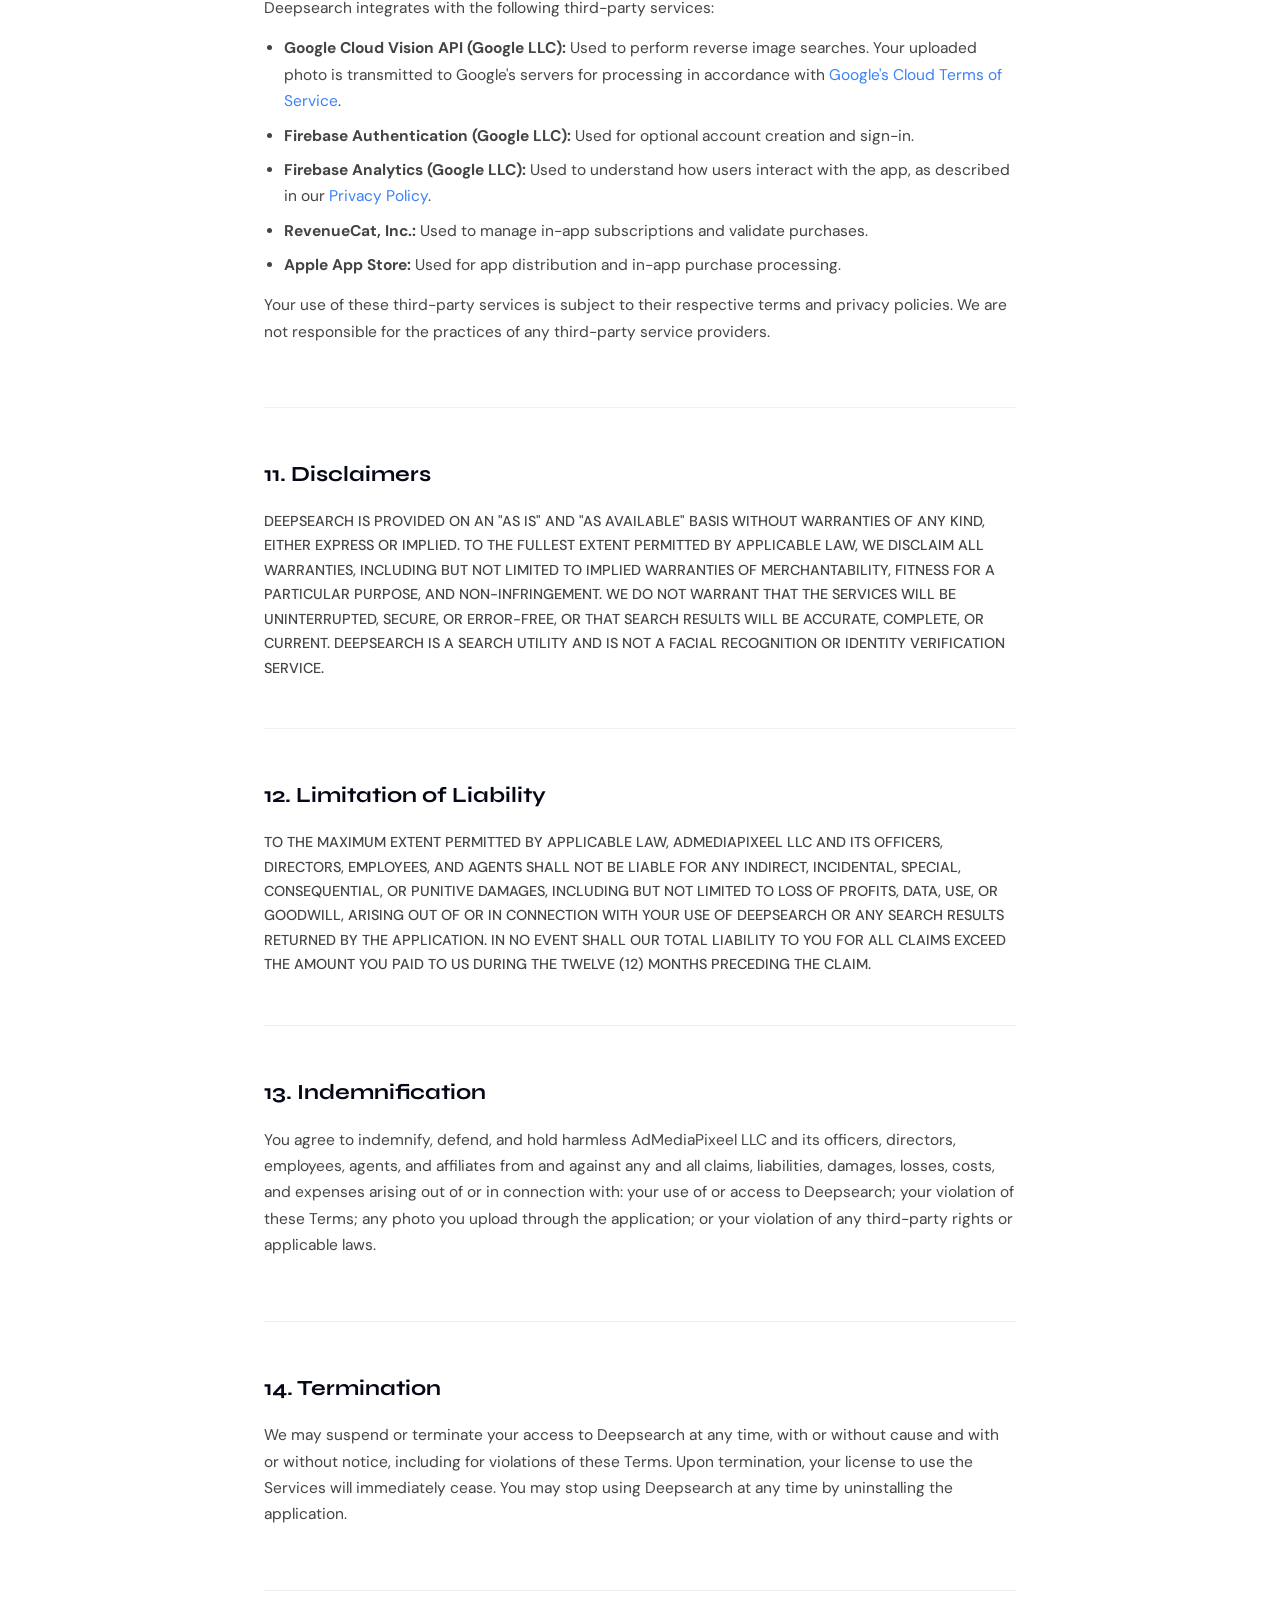
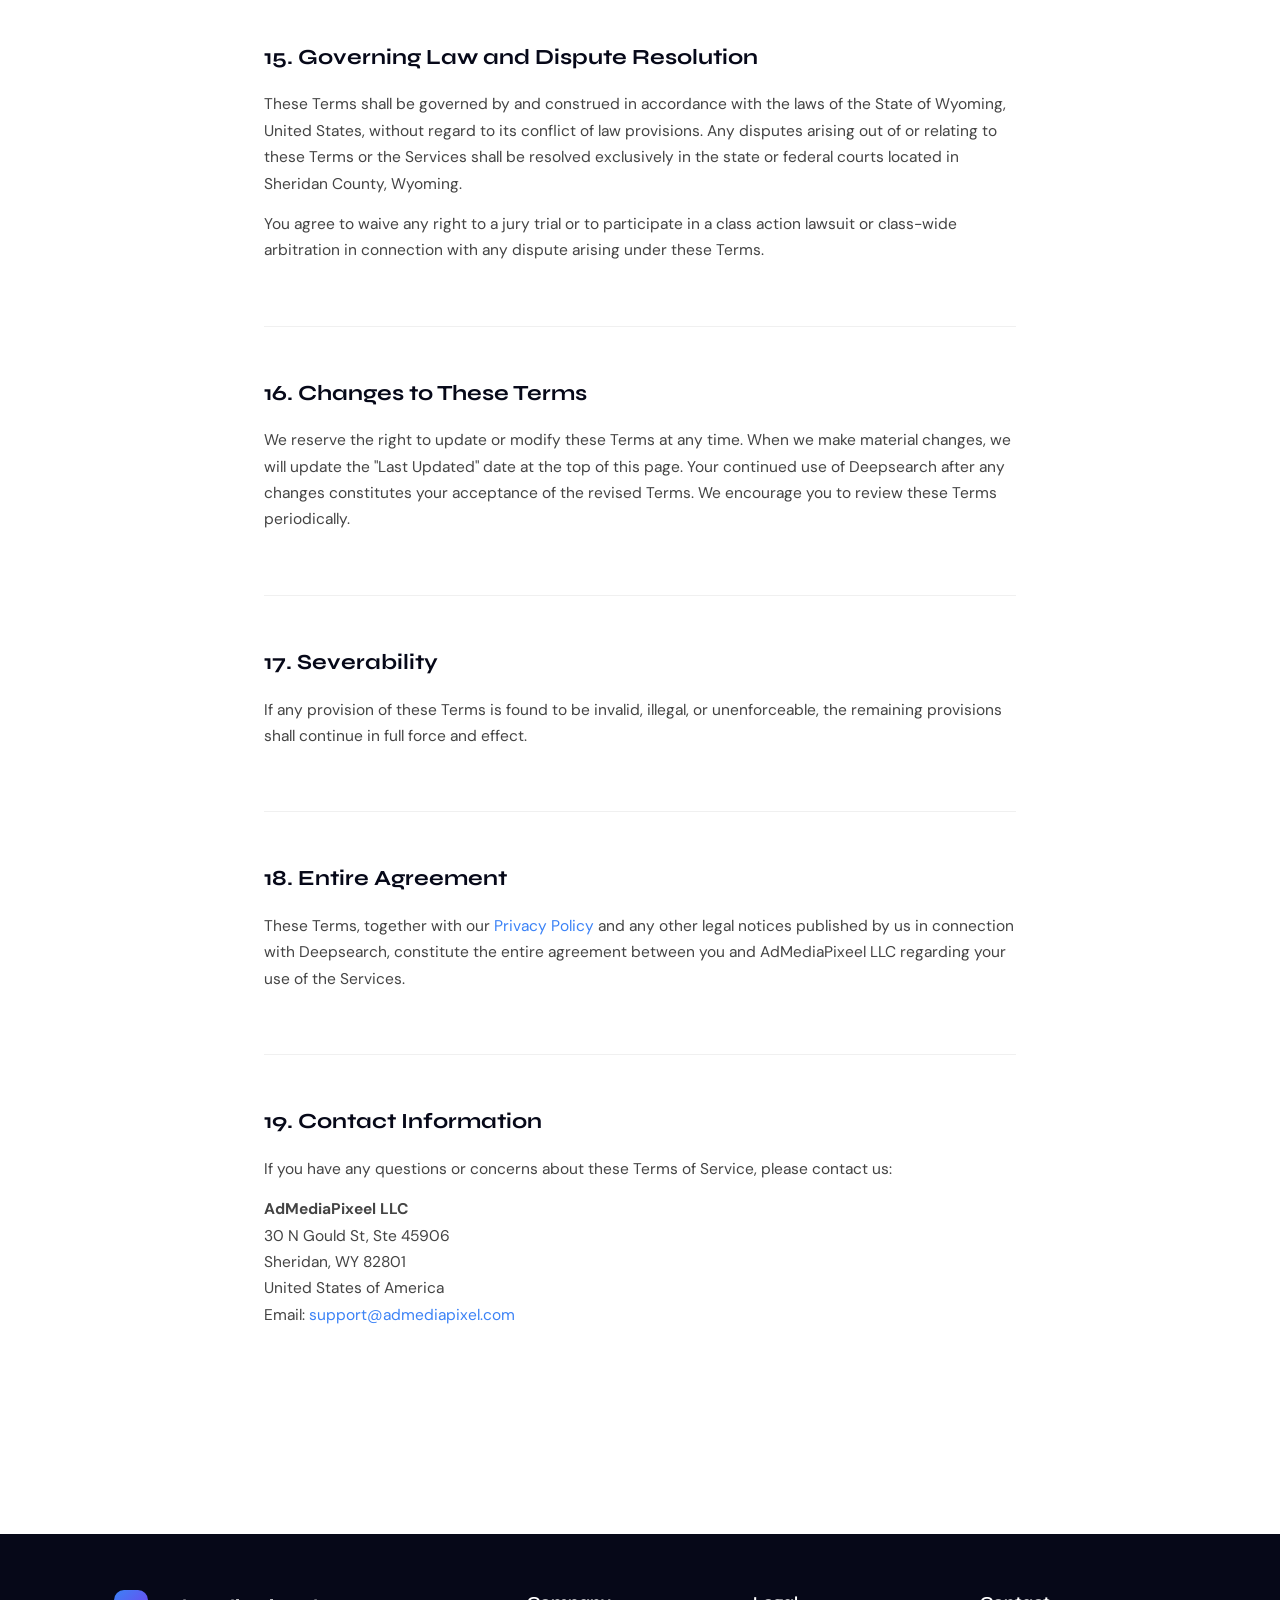
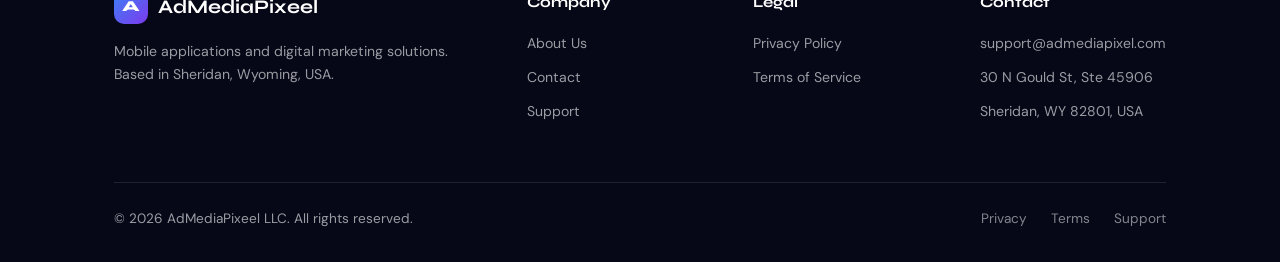
<file: terms3.html>
<!DOCTYPE html>
<html lang="en">
<head>
  <meta charset="UTF-8">
  <meta name="viewport" content="width=device-width, initial-scale=1.0">
  <title>Terms of Service — Deepsearch: AI People Finder</title>
  <meta name="description" content="Deepsearch: AI People Finder Terms of Service. Please read these terms carefully before using Deepsearch.">
  <link rel="preconnect" href="https://fonts.googleapis.com">
  <link rel="preconnect" href="https://fonts.gstatic.com" crossorigin>
  <link href="https://fonts.googleapis.com/css2?family=Syne:wght@400;500;600;700;800&family=DM+Sans:ital,opsz,wght@0,9..40,300;0,9..40,400;0,9..40,500;1,9..40,300&display=swap" rel="stylesheet">
  <style>
    *, *::before, *::after { box-sizing: border-box; margin: 0; padding: 0; }
    body { font-family: 'DM Sans', sans-serif; color: #1a1a2e; background: #fff; line-height: 1.7; }
    a { color: #3B82F6; text-decoration: none; }
    a:hover { text-decoration: underline; }
    .container { max-width: 1100px; margin: 0 auto; padding: 0 24px; }

    /* Header */
    .site-header { background: #060818; padding: 18px 0; position: sticky; top: 0; z-index: 100; }
    .header-inner { display: flex; align-items: center; justify-content: space-between; }
    .logo { display: flex; align-items: center; gap: 10px; font-family: 'Syne', sans-serif; font-weight: 700; font-size: 1.2rem; color: #fff; }
    .logo-mark { width: 34px; height: 34px; border-radius: 10px; background: linear-gradient(135deg, #3B82F6, #7C3AED); display: flex; align-items: center; justify-content: center; color: #fff; font-weight: 800; font-size: 0.95rem; }
    .nav-links { list-style: none; display: flex; gap: 28px; }
    .nav-links a { color: rgba(255,255,255,0.75); font-size: 0.95rem; font-weight: 500; transition: color .2s; }
    .nav-links a:hover { color: #fff; text-decoration: none; }
    .nav-toggle { display: none; background: none; border: none; cursor: pointer; flex-direction: column; gap: 5px; }
    .nav-toggle span { display: block; width: 22px; height: 2px; background: #fff; border-radius: 2px; }

    /* Page Header */
    .page-header { background: linear-gradient(135deg, #060818 0%, #111330 100%); color: #fff; padding: 72px 0 56px; text-align: center; }
    .section-label { font-size: 0.8rem; font-weight: 700; letter-spacing: 0.12em; text-transform: uppercase; color: #3B82F6; margin-bottom: 12px; }
    .page-header h1 { font-family: 'Syne', sans-serif; font-size: clamp(2rem, 5vw, 3rem); font-weight: 800; margin-bottom: 12px; }
    .page-header p { color: rgba(255,255,255,0.65); font-size: 1.05rem; }

    /* Legal Content */
    .legal-content { padding: 64px 0 96px; }
    .legal-section { margin-bottom: 48px; padding-bottom: 48px; border-bottom: 1px solid #f0f0f0; }
    .legal-section:last-child { border-bottom: none; }
    .legal-section h2 { font-family: 'Syne', sans-serif; font-size: 1.35rem; font-weight: 700; color: #060818; margin-bottom: 16px; margin-top: 8px; }
    .legal-section p { color: #444; margin-bottom: 14px; font-size: 0.97rem; }
    .legal-section ul { color: #444; padding-left: 20px; margin-bottom: 14px; }
    .legal-section ul li { margin-bottom: 8px; font-size: 0.97rem; }
    .legal-caps { color: #444; font-size: 0.9rem; line-height: 1.7; font-weight: 500; }

    /* Footer */
    .site-footer { background: #060818; color: rgba(255,255,255,0.6); padding: 56px 0 32px; }
    .footer-grid { display: grid; grid-template-columns: 2fr 1fr 1fr 1fr; gap: 40px; margin-bottom: 48px; }
    .footer-brand .logo { margin-bottom: 16px; }
    .footer-brand p { font-size: 0.88rem; line-height: 1.6; }
    .footer-col h4 { font-family: 'Syne', sans-serif; font-weight: 700; color: #fff; margin-bottom: 16px; font-size: 0.95rem; }
    .footer-col ul { list-style: none; }
    .footer-col ul li { margin-bottom: 10px; font-size: 0.88rem; }
    .footer-col ul li a { color: rgba(255,255,255,0.6); }
    .footer-col ul li a:hover { color: #fff; text-decoration: none; }
    .footer-bottom { border-top: 1px solid rgba(255,255,255,0.1); padding-top: 24px; display: flex; align-items: center; justify-content: space-between; font-size: 0.85rem; }
    .footer-bottom-links { display: flex; gap: 24px; }
    .footer-bottom-links a { color: rgba(255,255,255,0.5); }
    .footer-bottom-links a:hover { color: #fff; text-decoration: none; }

    @media (max-width: 768px) {
      .footer-grid { grid-template-columns: 1fr 1fr; }
      .footer-brand { grid-column: 1 / -1; }
      .footer-bottom { flex-direction: column; gap: 12px; text-align: center; }
      .nav-links { display: none; }
      .nav-toggle { display: flex; }
    }
  </style>
</head>
<body>

  <!-- Header -->
  <header class="site-header">
    <div class="container header-inner">
      <a class="logo" href="index.html">
        <span class="logo-mark">A</span>
        AdMediaPixeel
      </a>
      <nav>
        <button class="nav-toggle" aria-label="Toggle navigation" aria-expanded="false">
          <span></span><span></span><span></span>
        </button>
        <ul class="nav-links">
          <li><a href="index.html">Home</a></li>
          <li><a href="about.html">About</a></li>
          <li><a href="support.html">Support</a></li>
          <li><a href="contact.html">Contact</a></li>
        </ul>
      </nav>
    </div>
  </header>

  <!-- Page Header -->
  <section class="page-header">
    <div class="container">
      <p class="section-label">Legal</p>
      <h1>Terms of Service</h1>
      <p>Please read these terms carefully before using Deepsearch.</p>
    </div>
  </section>

  <!-- Legal Content -->
  <div class="legal-content">
    <div class="container" style="max-width: 800px;">

      <div class="legal-section">
        <p><strong>Effective Date:</strong> September 1, 2026 &nbsp;|&nbsp; <strong>Last Updated:</strong> September 1, 2026</p>
        <p>These Terms of Service ("Terms") govern your access to and use of <strong>Deepsearch: AI People Finder</strong> ("Deepsearch") — the reverse image search mobile application — and related services (collectively, the "Services") provided by AdMediaPixeel LLC ("Company," "we," "us," or "our"). By downloading, installing, accessing, or using Deepsearch, you agree to be bound by these Terms. If you do not agree to these Terms, you must not use the Services.</p>
      </div>

      <div class="legal-section">
        <h2>1. Acceptance of Terms</h2>
        <p>By accessing or using Deepsearch, you confirm that you are at least 13 years of age (or the applicable age of consent in your jurisdiction) and that you have the legal capacity to enter into these Terms. If you are using the Services on behalf of an organization, you represent and warrant that you have the authority to bind that organization to these Terms.</p>
      </div>

      <div class="legal-section">
        <h2>2. Description of Services</h2>
        <p>Deepsearch is a reverse image search application that allows users to upload a photo from their device and search the publicly indexed web for matching or similar images and webpages. The Services include:</p>
        <ul>
          <li>The Deepsearch mobile application available on the Apple App Store.</li>
          <li>The ability to upload photos and perform reverse image searches against publicly indexed web content.</li>
          <li>Optional user accounts for managing search history and subscription status.</li>
          <li>In-app subscription features that unlock additional search capacity.</li>
          <li>Customer support and related online properties.</li>
        </ul>
        <p><strong>Important:</strong> Despite its name, Deepsearch does not identify individuals, verify anyone's identity, or confirm who is in a photo. It searches only publicly indexed web content and returns links to existing webpages where an uploaded photo already appears; it is not a facial recognition service and does not access private or non-public content. Search results are sourced from the public web and are not guaranteed to be complete, accurate, or up to date.</p>
        <p>We reserve the right to modify, suspend, or discontinue any aspect of the Services at any time, with or without notice.</p>
      </div>

      <div class="legal-section">
        <h2>3. User Accounts</h2>
        <p>Deepsearch may be used in guest mode without creating an account. However, certain features — such as search history sync and subscription management — require an account. When creating an account, you agree to:</p>
        <ul>
          <li>Provide accurate, current, and complete information.</li>
          <li>Maintain the security of your account credentials.</li>
          <li>Accept responsibility for all activities that occur under your account.</li>
          <li>Notify us immediately of any unauthorized use of your account.</li>
        </ul>
        <p>We reserve the right to suspend or terminate your account if any information provided is found to be inaccurate, incomplete, or in violation of these Terms.</p>
      </div>

      <div class="legal-section">
        <h2>4. Photo Uploads and Search Requests</h2>
        <p>When you use Deepsearch to perform a reverse image search, you voluntarily upload a photo from your device. By uploading a photo, you represent and warrant that:</p>
        <ul>
          <li>You own the photo or have the right to upload and use it for the purposes described in these Terms.</li>
          <li>The photo does not violate any third-party intellectual property rights, privacy rights, or applicable laws.</li>
          <li>You will not upload photos containing illegal content, including but not limited to child sexual abuse material (CSAM), non-consensual intimate imagery, or content that promotes violence or illegal activity.</li>
        </ul>
        <p>Uploaded photos are transmitted to our secure backend server and processed via the Google Cloud Vision API to perform the image search. Photos are not stored permanently on our servers after your search results are returned. See our <a href="https://admediapixel.com/privacy3" target="_blank" rel="noopener noreferrer">Privacy Policy</a> for full details on data handling.</p>
      </div>

      <div class="legal-section">
        <h2>5. Purchases and Subscriptions</h2>
        <p>Deepsearch offers optional in-app subscriptions that unlock additional search capacity and Pro features. All purchases are processed through the Apple App Store and are subject to Apple's terms and conditions. By making a purchase, you agree to the following:</p>
        <ul>
          <li>All prices are displayed in the applicable currency and may vary by region.</li>
          <li>Subscriptions automatically renew at the end of each billing period unless canceled before the renewal date.</li>
          <li>You can manage and cancel your subscriptions through your Apple ID account settings at any time.</li>
          <li>Refunds for purchases made through the App Store are handled exclusively by Apple in accordance with their refund policy.</li>
          <li>We do not offer refunds directly; all refund requests must be submitted to Apple.</li>
        </ul>
        <p>We reserve the right to change subscription pricing. Price changes will not affect active subscription periods and you will be notified before any renewal at a new price.</p>
      </div>

      <div class="legal-section">
        <h2>6. Acceptable Use</h2>
        <p>You agree to use Deepsearch only for lawful purposes and in compliance with these Terms. You agree not to:</p>
        <ul>
          <li>Upload photos containing illegal content, including CSAM, non-consensual intimate images, or material promoting illegal activity.</li>
          <li>Use Deepsearch to harass, stalk, or infringe upon the privacy rights of any individual.</li>
          <li>Attempt to identify individuals using Deepsearch in a manner that violates applicable privacy laws.</li>
          <li>Reverse engineer, decompile, or otherwise attempt to derive the source code of the application.</li>
          <li>Use automated bots, scrapers, or tools to make bulk search requests or circumvent rate limits.</li>
          <li>Attempt to gain unauthorized access to any part of the Services or underlying infrastructure.</li>
          <li>Use the Services in any way that damages, disables, overburdens, or impairs our servers or networks.</li>
          <li>Violate any applicable local, national, or international law or regulation.</li>
        </ul>
        <p>We reserve the right to terminate your access to the Services immediately and without notice if we determine, in our sole discretion, that you have violated these Terms.</p>
      </div>

      <div class="legal-section">
        <h2>7. Search Results and Accuracy</h2>
        <p>Deepsearch returns results sourced from publicly indexed web content via third-party image search technology. We do not control, endorse, or guarantee the accuracy, completeness, or legality of any search results. Search results may link to third-party websites whose content and privacy practices are governed by their own policies.</p>
        <p>You acknowledge and agree that:</p>
        <ul>
          <li>Search results are not guaranteed to be exhaustive or up to date.</li>
          <li>Deepsearch is a search utility only and does not host, store, or control the content of linked external webpages.</li>
          <li>We are not liable for any content found on third-party websites linked through search results.</li>
        </ul>
      </div>

      <div class="legal-section">
        <h2>8. Intellectual Property</h2>
        <p>All content, features, and functionality of Deepsearch — including but not limited to the application design, graphics, logos, icons, software, and code — are the exclusive property of AdMediaPixeel LLC or our licensors and are protected by applicable intellectual property laws.</p>
        <p>You are granted a limited, non-exclusive, non-transferable, revocable license to use Deepsearch for personal, non-commercial purposes in accordance with these Terms. Nothing in these Terms grants you any right to use our trademarks, trade names, or branding.</p>
      </div>

      <div class="legal-section">
        <h2>9. Privacy</h2>
        <p>Your use of Deepsearch is governed by our <a href="https://admediapixel.com/privacy3" target="_blank" rel="noopener noreferrer">Privacy Policy</a>, which describes how we collect, use, and protect your personal information, including how uploaded photos are processed. By using the Services, you consent to the practices described in our Privacy Policy.</p>
      </div>

      <div class="legal-section">
        <h2>10. Third-Party Services</h2>
        <p>Deepsearch integrates with the following third-party services:</p>
        <ul>
          <li><strong>Google Cloud Vision API (Google LLC):</strong> Used to perform reverse image searches. Your uploaded photo is transmitted to Google's servers for processing in accordance with <a href="https://cloud.google.com/terms" target="_blank" rel="noopener noreferrer">Google's Cloud Terms of Service</a>.</li>
          <li><strong>Firebase Authentication (Google LLC):</strong> Used for optional account creation and sign-in.</li>
          <li><strong>Firebase Analytics (Google LLC):</strong> Used to understand how users interact with the app, as described in our <a href="https://admediapixel.com/privacy3" target="_blank" rel="noopener noreferrer">Privacy Policy</a>.</li>
          <li><strong>RevenueCat, Inc.:</strong> Used to manage in-app subscriptions and validate purchases.</li>
          <li><strong>Apple App Store:</strong> Used for app distribution and in-app purchase processing.</li>
        </ul>
        <p>Your use of these third-party services is subject to their respective terms and privacy policies. We are not responsible for the practices of any third-party service providers.</p>
      </div>

      <div class="legal-section">
        <h2>11. Disclaimers</h2>
        <div class="legal-caps">
          DEEPSEARCH IS PROVIDED ON AN "AS IS" AND "AS AVAILABLE" BASIS WITHOUT WARRANTIES OF ANY KIND, EITHER EXPRESS OR IMPLIED. TO THE FULLEST EXTENT PERMITTED BY APPLICABLE LAW, WE DISCLAIM ALL WARRANTIES, INCLUDING BUT NOT LIMITED TO IMPLIED WARRANTIES OF MERCHANTABILITY, FITNESS FOR A PARTICULAR PURPOSE, AND NON-INFRINGEMENT. WE DO NOT WARRANT THAT THE SERVICES WILL BE UNINTERRUPTED, SECURE, OR ERROR-FREE, OR THAT SEARCH RESULTS WILL BE ACCURATE, COMPLETE, OR CURRENT. DEEPSEARCH IS A SEARCH UTILITY AND IS NOT A FACIAL RECOGNITION OR IDENTITY VERIFICATION SERVICE.
        </div>
      </div>

      <div class="legal-section">
        <h2>12. Limitation of Liability</h2>
        <div class="legal-caps">
          TO THE MAXIMUM EXTENT PERMITTED BY APPLICABLE LAW, ADMEDIAPIXEEL LLC AND ITS OFFICERS, DIRECTORS, EMPLOYEES, AND AGENTS SHALL NOT BE LIABLE FOR ANY INDIRECT, INCIDENTAL, SPECIAL, CONSEQUENTIAL, OR PUNITIVE DAMAGES, INCLUDING BUT NOT LIMITED TO LOSS OF PROFITS, DATA, USE, OR GOODWILL, ARISING OUT OF OR IN CONNECTION WITH YOUR USE OF DEEPSEARCH OR ANY SEARCH RESULTS RETURNED BY THE APPLICATION. IN NO EVENT SHALL OUR TOTAL LIABILITY TO YOU FOR ALL CLAIMS EXCEED THE AMOUNT YOU PAID TO US DURING THE TWELVE (12) MONTHS PRECEDING THE CLAIM.
        </div>
      </div>

      <div class="legal-section">
        <h2>13. Indemnification</h2>
        <p>You agree to indemnify, defend, and hold harmless AdMediaPixeel LLC and its officers, directors, employees, agents, and affiliates from and against any and all claims, liabilities, damages, losses, costs, and expenses arising out of or in connection with: your use of or access to Deepsearch; your violation of these Terms; any photo you upload through the application; or your violation of any third-party rights or applicable laws.</p>
      </div>

      <div class="legal-section">
        <h2>14. Termination</h2>
        <p>We may suspend or terminate your access to Deepsearch at any time, with or without cause and with or without notice, including for violations of these Terms. Upon termination, your license to use the Services will immediately cease. You may stop using Deepsearch at any time by uninstalling the application.</p>
      </div>

      <div class="legal-section">
        <h2>15. Governing Law and Dispute Resolution</h2>
        <p>These Terms shall be governed by and construed in accordance with the laws of the State of Wyoming, United States, without regard to its conflict of law provisions. Any disputes arising out of or relating to these Terms or the Services shall be resolved exclusively in the state or federal courts located in Sheridan County, Wyoming.</p>
        <p>You agree to waive any right to a jury trial or to participate in a class action lawsuit or class-wide arbitration in connection with any dispute arising under these Terms.</p>
      </div>

      <div class="legal-section">
        <h2>16. Changes to These Terms</h2>
        <p>We reserve the right to update or modify these Terms at any time. When we make material changes, we will update the "Last Updated" date at the top of this page. Your continued use of Deepsearch after any changes constitutes your acceptance of the revised Terms. We encourage you to review these Terms periodically.</p>
      </div>

      <div class="legal-section">
        <h2>17. Severability</h2>
        <p>If any provision of these Terms is found to be invalid, illegal, or unenforceable, the remaining provisions shall continue in full force and effect.</p>
      </div>

      <div class="legal-section">
        <h2>18. Entire Agreement</h2>
        <p>These Terms, together with our <a href="https://admediapixel.com/privacy3" target="_blank" rel="noopener noreferrer">Privacy Policy</a> and any other legal notices published by us in connection with Deepsearch, constitute the entire agreement between you and AdMediaPixeel LLC regarding your use of the Services.</p>
      </div>

      <div class="legal-section">
        <h2>19. Contact Information</h2>
        <p>If you have any questions or concerns about these Terms of Service, please contact us:</p>
        <p>
          <strong>AdMediaPixeel LLC</strong><br>
          30 N Gould St, Ste 45906<br>
          Sheridan, WY 82801<br>
          United States of America<br>
          Email: <a href="mailto:support@admediapixel.com">support@admediapixel.com</a>
        </p>
      </div>

    </div>
  </div>

  <!-- Footer -->
  <footer class="site-footer">
    <div class="container">
      <div class="footer-grid">
        <div class="footer-brand">
          <a class="logo" href="index.html">
            <span class="logo-mark">A</span>
            AdMediaPixeel
          </a>
          <p>Mobile applications and digital marketing solutions. Based in Sheridan, Wyoming, USA.</p>
        </div>
        <div class="footer-col">
          <h4>Company</h4>
          <ul>
            <li><a href="about.html">About Us</a></li>
            <li><a href="contact.html">Contact</a></li>
            <li><a href="support.html">Support</a></li>
          </ul>
        </div>
        <div class="footer-col">
          <h4>Legal</h4>
          <ul>
            <li><a href="https://admediapixel.com/privacy3">Privacy Policy</a></li>
            <li><a href="#">Terms of Service</a></li>
          </ul>
        </div>
        <div class="footer-col">
          <h4>Contact</h4>
          <ul>
            <li><a href="mailto:support@admediapixel.com">support@admediapixel.com</a></li>
            <li><span>30 N Gould St, Ste 45906</span></li>
            <li><span>Sheridan, WY 82801, USA</span></li>
          </ul>
        </div>
      </div>
      <div class="footer-bottom">
        <p>© 2026 AdMediaPixeel LLC. All rights reserved.</p>
        <div class="footer-bottom-links">
          <a href="https://admediapixel.com/privacy3">Privacy</a>
          <a href="#">Terms</a>
          <a href="support.html">Support</a>
        </div>
      </div>
    </div>
  </footer>

</body>
</html>
</file>
<file: style.css>
/* ============================================================
   AdMediaPixeel LLC — Global Stylesheet
   Aesthetic: Dark precision-tech, editorial minimalism
   ============================================================ */

@import url('https://fonts.googleapis.com/css2?family=Syne:wght@400;500;600;700;800&family=DM+Sans:ital,opsz,wght@0,9..40,300;0,9..40,400;0,9..40,500;1,9..40,300&display=swap');

/* ── Reset & Base ── */
*, *::before, *::after { box-sizing: border-box; margin: 0; padding: 0; }

:root {
  --bg:        #0a0b0e;
  --bg-2:      #111318;
  --bg-3:      #181c23;
  --border:    rgba(255,255,255,0.07);
  --border-2:  rgba(255,255,255,0.12);
  --text:      #e8eaf0;
  --text-muted:#8a8fa8;
  --text-dim:  #5a5f72;
  --accent:    #4f7cff;
  --accent-2:  #7b9fff;
  --accent-glow: rgba(79,124,255,0.18);
  --green:     #3ecf8e;
  --font-display: 'Syne', sans-serif;
  --font-body:    'DM Sans', sans-serif;
  --radius:    8px;
  --radius-lg: 16px;
  --max-w:     1140px;
  --nav-h:     68px;
  --transition: 0.22s cubic-bezier(0.4,0,0.2,1);
}

html { scroll-behavior: smooth; font-size: 16px; }

body {
  background: var(--bg);
  color: var(--text);
  font-family: var(--font-body);
  font-size: 1rem;
  line-height: 1.7;
  -webkit-font-smoothing: antialiased;
  overflow-x: hidden;
}

a { color: var(--accent-2); text-decoration: none; transition: color var(--transition); }
a:hover { color: #fff; }

img { max-width: 100%; display: block; }

/* ── Layout Utilities ── */
.container { max-width: var(--max-w); margin: 0 auto; padding: 0 24px; }
.section { padding: 96px 0; }
.section--sm { padding: 64px 0; }
.section-label {
  font-family: var(--font-display);
  font-size: 0.72rem;
  font-weight: 700;
  letter-spacing: 0.18em;
  text-transform: uppercase;
  color: var(--accent);
  margin-bottom: 14px;
}
.section-title {
  font-family: var(--font-display);
  font-size: clamp(1.6rem, 4vw, 2.75rem);
  font-weight: 700;
  line-height: 1.15;
  letter-spacing: -0.02em;
  color: #fff;
  margin-bottom: 16px;
}
.section-subtitle {
  font-size: 1.05rem;
  color: var(--text-muted);
  max-width: 520px;
  line-height: 1.75;
}

/* ── Navigation ── */
.site-header {
  position: fixed;
  top: 0; left: 0; right: 0;
  z-index: 900;
  height: var(--nav-h);
  display: flex;
  align-items: center;
  border-bottom: 1px solid transparent;
  transition: background var(--transition), border-color var(--transition), backdrop-filter var(--transition);
}
.site-header.scrolled {
  background: rgba(10,11,14,0.88);
  backdrop-filter: blur(20px);
  -webkit-backdrop-filter: blur(20px);
  border-bottom-color: var(--border);
}
.header-inner {
  display: flex;
  align-items: center;
  justify-content: space-between;
  width: 100%;
}
.logo {
  display: flex;
  align-items: center;
  gap: 10px;
  font-family: var(--font-display);
  font-size: 1.1rem;
  font-weight: 700;
  color: #fff;
  letter-spacing: -0.01em;
  text-decoration: none;
}
.logo-mark {
  width: 32px; height: 32px;
  background: var(--accent);
  color: #fff;
  font-family: var(--font-display);
  font-weight: 800;
  font-size: 0.9rem;
  display: flex; align-items: center; justify-content: center;
  border-radius: 7px;
}
.nav-links {
  list-style: none;
  display: flex;
  align-items: center;
  gap: 4px;
}
.nav-links a {
  font-family: var(--font-body);
  font-size: 0.88rem;
  font-weight: 500;
  color: var(--text-muted);
  padding: 6px 14px;
  border-radius: 6px;
  transition: color var(--transition), background var(--transition);
}
.nav-links a:hover { color: var(--text); background: var(--bg-3); }
.nav-links a.active { color: #fff; background: var(--bg-3); }
.nav-toggle { display: none; }

/* ── Hero ── */
.hero {
  min-height: 100vh;
  display: flex;
  align-items: center;
  position: relative;
  overflow: hidden;
  padding-top: var(--nav-h);
}
.hero-bg {
  position: absolute;
  inset: 0;
  background:
    radial-gradient(ellipse 70% 60% at 65% 40%, rgba(79,124,255,0.18) 0%, transparent 65%),
    radial-gradient(ellipse 50% 50% at 15% 70%, rgba(62,207,142,0.08) 0%, transparent 60%),
    radial-gradient(ellipse 40% 30% at 80% 80%, rgba(79,124,255,0.07) 0%, transparent 60%),
    var(--bg);
}
/* Circuit-board style geometric tech background */
.hero-grid-overlay {
  position: absolute;
  inset: 0;
  background-image:
    /* Fine grid */
    linear-gradient(rgba(79,124,255,0.06) 1px, transparent 1px),
    linear-gradient(90deg, rgba(79,124,255,0.06) 1px, transparent 1px),
    /* Larger grid */
    linear-gradient(rgba(79,124,255,0.04) 1px, transparent 1px),
    linear-gradient(90deg, rgba(79,124,255,0.04) 1px, transparent 1px);
  background-size: 32px 32px, 32px 32px, 128px 128px, 128px 128px;
  mask-image: radial-gradient(ellipse 100% 100% at 60% 40%, black 0%, transparent 80%);
}
/* Animated circuit dots overlay */
.hero-grid-overlay::before {
  content: '';
  position: absolute;
  inset: 0;
  background-image:
    radial-gradient(circle 1.5px at 50% 50%, rgba(79,124,255,0.5) 0%, transparent 100%);
  background-size: 32px 32px;
  mask-image: radial-gradient(ellipse 80% 70% at 65% 35%, black 0%, transparent 75%);
  animation: gridPulse 4s ease-in-out infinite;
}
/* Diagonal accent lines */
.hero-grid-overlay::after {
  content: '';
  position: absolute;
  inset: 0;
  background-image:
    linear-gradient(45deg, transparent 45%, rgba(79,124,255,0.04) 45%, rgba(79,124,255,0.04) 55%, transparent 55%),
    linear-gradient(-45deg, transparent 45%, rgba(62,207,142,0.03) 45%, rgba(62,207,142,0.03) 55%, transparent 55%);
  background-size: 128px 128px;
  mask-image: radial-gradient(ellipse 90% 80% at 60% 40%, black 0%, transparent 75%);
}
@keyframes gridPulse {
  0%, 100% { opacity: 0.4; }
  50% { opacity: 1; }
}
.hero-content {
  position: relative;
  z-index: 1;
  max-width: 720px;
  padding: 80px 0;
}
.hero-eyebrow {
  display: inline-flex;
  align-items: center;
  gap: 8px;
  background: rgba(79,124,255,0.1);
  border: 1px solid rgba(79,124,255,0.25);
  padding: 6px 14px;
  border-radius: 100px;
  font-size: 0.78rem;
  font-weight: 600;
  letter-spacing: 0.1em;
  text-transform: uppercase;
  color: var(--accent-2);
  margin-bottom: 28px;
}
.hero-eyebrow::before {
  content: '';
  width: 6px; height: 6px;
  background: var(--green);
  border-radius: 50%;
  box-shadow: 0 0 8px var(--green);
}
.hero h1 {
  font-family: var(--font-display);
  font-size: clamp(2rem, 4.5vw, 3.5rem);
  font-weight: 800;
  line-height: 1.1;
  letter-spacing: -0.03em;
  color: #fff;
  margin-bottom: 24px;
}
.hero h1 span { color: var(--accent); }
.hero p {
  font-size: 1.15rem;
  color: var(--text-muted);
  max-width: 540px;
  line-height: 1.8;
  margin-bottom: 40px;
}
.hero-ctas {
  display: flex;
  gap: 14px;
  flex-wrap: wrap;
}
.btn {
  display: inline-flex;
  align-items: center;
  gap: 8px;
  padding: 12px 26px;
  border-radius: var(--radius);
  font-family: var(--font-body);
  font-size: 0.9rem;
  font-weight: 600;
  cursor: pointer;
  transition: all var(--transition);
  border: none;
}
.btn-primary {
  background: var(--accent);
  color: #fff;
  box-shadow: 0 4px 24px rgba(79,124,255,0.35);
}
.btn-primary:hover {
  background: #3a6aef;
  box-shadow: 0 6px 32px rgba(79,124,255,0.5);
  color: #fff;
  transform: translateY(-1px);
}
.btn-outline {
  background: transparent;
  color: var(--text);
  border: 1px solid var(--border-2);
}
.btn-outline:hover {
  background: var(--bg-3);
  color: #fff;
  border-color: rgba(255,255,255,0.2);
}
.hero-scroll {
  position: absolute;
  bottom: 36px;
  left: 50%;
  transform: translateX(-50%);
  display: flex;
  flex-direction: column;
  align-items: center;
  gap: 8px;
  color: var(--text-dim);
  font-size: 0.72rem;
  letter-spacing: 0.1em;
  text-transform: uppercase;
  font-family: var(--font-display);
}
.scroll-line {
  width: 1px;
  height: 44px;
  background: linear-gradient(to bottom, transparent, var(--border-2));
  animation: scrollLine 2s ease-in-out infinite;
}
@keyframes scrollLine {
  0%,100% { opacity:0.3; transform: scaleY(1); }
  50% { opacity:1; transform: scaleY(0.6) translateY(10px); }
}

/* ── Stats Bar ── */
.stats-bar {
  background: var(--bg-2);
  border-top: 1px solid var(--border);
  border-bottom: 1px solid var(--border);
  padding: 40px 0;
}
.stats-inner {
  display: grid;
  grid-template-columns: repeat(4, 1fr);
  gap: 0;
}
.stat-item {
  padding: 0 32px;
  text-align: center;
  border-right: 1px solid var(--border);
}
.stat-item:last-child { border-right: none; }
.stat-number {
  font-family: var(--font-display);
  font-size: 1.6rem;
  font-weight: 800;
  color: #fff;
  letter-spacing: -0.03em;
  display: block;
  margin-bottom: 4px;
}
.stat-desc {
  font-size: 0.8rem;
  color: var(--text-dim);
  letter-spacing: 0.04em;
  font-weight: 500;
}

/* ── Services ── */
.services-grid {
  display: grid;
  grid-template-columns: repeat(3, 1fr);
  gap: 1px;
  background: var(--border);
  border: 1px solid var(--border);
  border-radius: var(--radius-lg);
  overflow: hidden;
  margin-top: 56px;
}
.service-card {
  background: var(--bg-2);
  padding: 48px 36px;
  transition: background var(--transition);
  position: relative;
  overflow: hidden;
}
.service-card::after {
  content: '';
  position: absolute;
  top: 0; left: 0; right: 0;
  height: 2px;
  background: var(--accent);
  transform: scaleX(0);
  transition: transform var(--transition);
  transform-origin: left;
}
.service-card:hover { background: var(--bg-3); }
.service-card:hover::after { transform: scaleX(1); }
.service-icon {
  width: 48px; height: 48px;
  background: var(--accent-glow);
  border: 1px solid rgba(79,124,255,0.25);
  border-radius: 12px;
  display: flex; align-items: center; justify-content: center;
  font-size: 1.3rem;
  margin-bottom: 24px;
}
.service-card h3 {
  font-family: var(--font-display);
  font-size: 1.15rem;
  font-weight: 700;
  color: #fff;
  margin-bottom: 12px;
  letter-spacing: -0.01em;
}
.service-card p {
  font-size: 0.9rem;
  color: var(--text-muted);
  line-height: 1.75;
}

/* ── About Section ── */
.about-grid {
  display: grid;
  grid-template-columns: 1fr 1fr;
  gap: 80px;
  align-items: start;
}
.about-text p {
  color: var(--text-muted);
  font-size: 0.97rem;
  line-height: 1.8;
  margin-bottom: 18px;
}
.about-text p:last-child { margin-bottom: 0; }
.about-features {
  margin-top: 36px;
  display: flex;
  flex-direction: column;
  gap: 12px;
}
.feature-row {
  display: flex;
  align-items: center;
  gap: 12px;
  font-size: 0.9rem;
  color: var(--text-muted);
}
.feature-row::before {
  content: '';
  width: 6px; height: 6px;
  background: var(--accent);
  border-radius: 50%;
  flex-shrink: 0;
}
.about-values {
  display: grid;
  grid-template-columns: 1fr 1fr;
  gap: 16px;
}
.value-card {
  background: var(--bg-2);
  border: 1px solid var(--border);
  border-radius: var(--radius-lg);
  padding: 24px;
  transition: border-color var(--transition);
}
.value-card:hover { border-color: var(--border-2); }
.value-card h4 {
  font-family: var(--font-display);
  font-size: 0.88rem;
  font-weight: 700;
  color: var(--accent-2);
  margin-bottom: 8px;
  letter-spacing: 0.02em;
}
.value-card p {
  font-size: 0.83rem;
  color: var(--text-dim);
  line-height: 1.65;
}

/* ── CTA Banner ── */
.cta-section {
  background: var(--bg-2);
  border-top: 1px solid var(--border);
  border-bottom: 1px solid var(--border);
}
.cta-inner {
  display: flex;
  align-items: center;
  justify-content: space-between;
  gap: 40px;
  padding: 72px 0;
}
.cta-inner h2 {
  font-family: var(--font-display);
  font-size: clamp(1.8rem, 3.5vw, 2.4rem);
  font-weight: 700;
  letter-spacing: -0.03em;
  color: #fff;
  max-width: 480px;
}
.cta-inner p { color: var(--text-muted); font-size: 0.95rem; margin-top: 10px; }

/* ── Page Header (inner pages) ── */
.page-header {
  padding: calc(var(--nav-h) + 48px) 0 48px;
  border-bottom: 1px solid var(--border);
  position: relative;
  overflow: hidden;
}
.page-header::before {
  content: '';
  position: absolute;
  inset: 0;
  background: radial-gradient(ellipse 70% 100% at 20% 50%, rgba(79,124,255,0.07) 0%, transparent 70%);
}
.page-header .container { position: relative; }
.page-header h1 {
  font-family: var(--font-display);
  font-size: clamp(1.5rem, 4vw, 2.8rem);
  font-weight: 800;
  letter-spacing: -0.02em;
  color: #fff;
  margin-bottom: 12px;
}
.page-header p {
  font-size: 0.97rem;
  color: var(--text-muted);
  max-width: 520px;
}

/* ── About Page ── */
.about-block { margin-bottom: 56px; }
.about-block h2 {
  font-family: var(--font-display);
  font-size: 1.4rem;
  font-weight: 700;
  color: #fff;
  margin-bottom: 16px;
  letter-spacing: -0.02em;
}
.about-block p {
  color: var(--text-muted);
  font-size: 0.97rem;
  line-height: 1.8;
  margin-bottom: 14px;
}
.about-block strong { color: var(--text); }
.company-info {
  background: var(--bg-2);
  border: 1px solid var(--border);
  border-radius: var(--radius-lg);
  padding: 36px;
  margin-top: 56px;
}
.company-info h2 {
  font-family: var(--font-display);
  font-size: 1.1rem;
  font-weight: 700;
  color: #fff;
  margin-bottom: 24px;
}
.info-row {
  display: flex;
  gap: 24px;
  padding: 14px 0;
  border-bottom: 1px solid var(--border);
  font-size: 0.9rem;
}
.info-row:last-child { border-bottom: none; padding-bottom: 0; }
.info-label {
  color: var(--text-dim);
  font-weight: 500;
  min-width: 140px;
  flex-shrink: 0;
}
.info-value { color: var(--text-muted); }
.info-value a { color: var(--accent-2); }
.info-value a:hover { color: #fff; }

/* ── Support Page ── */
.support-grid {
  display: grid;
  grid-template-columns: 1fr 1fr;
  gap: 24px;
  margin-bottom: 24px;
}
.support-box {
  background: var(--bg-2);
  border: 1px solid var(--border);
  border-radius: var(--radius-lg);
  padding: 32px;
  transition: border-color var(--transition);
}
.support-box:hover { border-color: var(--border-2); }
.support-box h3 {
  font-family: var(--font-display);
  font-size: 1rem;
  font-weight: 700;
  color: #fff;
  margin-bottom: 14px;
  letter-spacing: -0.01em;
}
.support-box p {
  font-size: 0.9rem;
  color: var(--text-muted);
  line-height: 1.75;
}
.support-box ul, .support-box ol {
  margin-top: 12px;
  padding-left: 20px;
  font-size: 0.88rem;
  color: var(--text-dim);
  line-height: 1.75;
}
.support-box li { margin-bottom: 4px; }
.support-box strong { color: var(--text); }
.faq-list { margin-top: 32px; }
.faq-item {
  border-bottom: 1px solid var(--border);
}
.faq-question {
  width: 100%;
  background: none;
  border: none;
  cursor: pointer;
  padding: 22px 0;
  text-align: left;
  font-family: var(--font-body);
  font-size: 0.97rem;
  font-weight: 500;
  color: var(--text);
  display: flex;
  align-items: center;
  justify-content: space-between;
  gap: 16px;
  transition: color var(--transition);
}
.faq-question:hover { color: #fff; }
.faq-question::after {
  content: '+';
  font-size: 1.3rem;
  font-weight: 300;
  color: var(--text-dim);
  transition: transform var(--transition), color var(--transition);
  flex-shrink: 0;
}
.faq-item.open .faq-question::after { transform: rotate(45deg); color: var(--accent); }
.faq-answer {
  overflow: hidden;
  max-height: 0;
  transition: max-height 0.38s cubic-bezier(0.4,0,0.2,1);
}
.faq-answer p {
  padding-bottom: 22px;
  font-size: 0.9rem;
  color: var(--text-muted);
  line-height: 1.8;
}
.faq-answer a { color: var(--accent-2); }

/* ── Contact Page ── */
.contact-grid {
  display: grid;
  grid-template-columns: 1fr 1.4fr;
  gap: 64px;
  align-items: start;
}
.contact-info h3 {
  font-family: var(--font-display);
  font-size: 1.2rem;
  font-weight: 700;
  color: #fff;
  margin-bottom: 32px;
}
.contact-info-item {
  padding: 20px 0;
  border-bottom: 1px solid var(--border);
}
.contact-info-item:last-child { border-bottom: none; }
.contact-info-item .label {
  font-family: var(--font-display);
  font-size: 0.7rem;
  font-weight: 700;
  letter-spacing: 0.12em;
  text-transform: uppercase;
  color: var(--accent);
  margin-bottom: 8px;
}
.contact-info-item p {
  font-size: 0.9rem;
  color: var(--text-muted);
  line-height: 1.7;
}
.contact-form {
  background: var(--bg-2);
  border: 1px solid var(--border);
  border-radius: var(--radius-lg);
  padding: 40px;
}
.contact-form h3 {
  font-family: var(--font-display);
  font-size: 1.2rem;
  font-weight: 700;
  color: #fff;
  margin-bottom: 28px;
}
.form-group { margin-bottom: 20px; }
.form-group label {
  display: block;
  font-size: 0.82rem;
  font-weight: 600;
  color: var(--text-muted);
  margin-bottom: 8px;
  letter-spacing: 0.03em;
}
.form-group input,
.form-group select,
.form-group textarea {
  width: 100%;
  background: var(--bg-3);
  border: 1px solid var(--border);
  border-radius: var(--radius);
  padding: 11px 16px;
  font-family: var(--font-body);
  font-size: 0.9rem;
  color: var(--text);
  outline: none;
  transition: border-color var(--transition), box-shadow var(--transition);
  -webkit-appearance: none;
}
.form-group select {
  background-image: url("data:image/svg+xml,%3Csvg xmlns='http://www.w3.org/2000/svg' width='12' height='8' viewBox='0 0 12 8'%3E%3Cpath d='M1 1l5 5 5-5' stroke='%235a5f72' stroke-width='1.5' fill='none' stroke-linecap='round'/%3E%3C/svg%3E");
  background-repeat: no-repeat;
  background-position: right 14px center;
  padding-right: 38px;
  cursor: pointer;
}
.form-group select option { background: var(--bg-2); }
.form-group textarea { height: 130px; resize: vertical; }
.form-group input:focus,
.form-group select:focus,
.form-group textarea:focus {
  border-color: rgba(79,124,255,0.5);
  box-shadow: 0 0 0 3px rgba(79,124,255,0.1);
}
.form-group input::placeholder,
.form-group textarea::placeholder { color: var(--text-dim); }
.btn-submit {
  width: 100%;
  background: var(--accent);
  color: #fff;
  border: none;
  border-radius: var(--radius);
  padding: 13px 24px;
  font-family: var(--font-body);
  font-size: 0.92rem;
  font-weight: 600;
  cursor: pointer;
  transition: all var(--transition);
  box-shadow: 0 4px 20px rgba(79,124,255,0.3);
}
.btn-submit:hover {
  background: #3a6aef;
  box-shadow: 0 6px 28px rgba(79,124,255,0.45);
  transform: translateY(-1px);
}

/* ── Legal Pages ── */
.legal-content { padding: 40px 0 80px; }
.legal-section { margin-bottom: 40px; }
.legal-section h2 {
  font-family: var(--font-display);
  font-size: 1.15rem;
  font-weight: 700;
  color: #fff;
  margin-bottom: 16px;
  letter-spacing: -0.01em;
}
.legal-section h3 {
  font-family: var(--font-display);
  font-size: 1rem;
  font-weight: 600;
  color: var(--text);
  margin: 20px 0 10px;
}
.legal-section p {
  font-size: 0.92rem;
  color: var(--text-muted);
  line-height: 1.85;
  margin-bottom: 14px;
}
.legal-section ul, .legal-section ol {
  padding-left: 22px;
  margin-bottom: 14px;
  color: var(--text-muted);
  font-size: 0.9rem;
  line-height: 1.85;
}
.legal-section li { margin-bottom: 6px; }
.legal-section strong { color: var(--text); }
.legal-section a { color: var(--accent-2); }
.legal-caps {
  font-size: 0.85rem;
  background: var(--bg-2);
  border: 1px solid var(--border);
  border-radius: var(--radius);
  padding: 20px 24px;
  color: var(--text-dim);
  letter-spacing: 0.01em;
  line-height: 1.75;
  margin-bottom: 14px;
}

/* ── Footer ── */
.site-footer {
  background: var(--bg-2);
  border-top: 1px solid var(--border);
  padding-top: 64px;
}
.footer-grid {
  display: grid;
  grid-template-columns: 2fr 1fr 1fr 1.5fr;
  gap: 48px;
  padding-bottom: 48px;
  border-bottom: 1px solid var(--border);
}
.footer-brand p {
  font-size: 0.85rem;
  color: var(--text-dim);
  margin-top: 14px;
  line-height: 1.7;
  max-width: 240px;
}
.footer-col h4 {
  font-family: var(--font-display);
  font-size: 0.72rem;
  font-weight: 700;
  letter-spacing: 0.14em;
  text-transform: uppercase;
  color: var(--text-dim);
  margin-bottom: 18px;
}
.footer-col ul { list-style: none; }
.footer-col li { margin-bottom: 10px; }
.footer-col a {
  font-size: 0.88rem;
  color: var(--text-muted);
  transition: color var(--transition);
}
.footer-col a:hover { color: #fff; }
.footer-col span {
  font-size: 0.88rem;
  color: var(--text-dim);
}
.footer-bottom {
  padding: 24px 0;
  display: flex;
  align-items: center;
  justify-content: space-between;
  gap: 24px;
}
.footer-bottom p {
  font-size: 0.82rem;
  color: var(--text-dim);
}
.footer-bottom-links {
  display: flex;
  gap: 24px;
}
.footer-bottom-links a {
  font-size: 0.82rem;
  color: var(--text-dim);
}
.footer-bottom-links a:hover { color: var(--text); }

/* ── Animations ── */
.fade-in {
  opacity: 0;
  transform: translateY(24px);
  transition: opacity 0.7s ease, transform 0.7s ease;
}
.fade-in.visible {
  opacity: 1;
  transform: translateY(0);
}

/* ── Mobile ── */
@media (max-width: 900px) {
  .nav-links { display: none; }
  .nav-links.open {
    display: flex;
    flex-direction: column;
    position: fixed;
    top: var(--nav-h);
    left: 0; right: 0;
    background: var(--bg-2);
    border-bottom: 1px solid var(--border);
    padding: 16px 24px 24px;
    gap: 4px;
    z-index: 800;
  }
  .nav-links.open a { font-size: 1rem; padding: 10px 14px; }
  .nav-toggle {
    display: flex;
    flex-direction: column;
    gap: 5px;
    background: none;
    border: none;
    cursor: pointer;
    padding: 8px;
  }
  .nav-toggle span {
    display: block;
    width: 22px; height: 2px;
    background: var(--text-muted);
    border-radius: 2px;
    transition: all 0.22s;
  }
  .stats-inner { grid-template-columns: 1fr 1fr; }
  .stat-item:nth-child(2) { border-right: none; }
  .stat-item:nth-child(3) { border-top: 1px solid var(--border); }
  .services-grid { grid-template-columns: 1fr; }
  .about-grid { grid-template-columns: 1fr; gap: 48px; }
  .cta-inner { flex-direction: column; align-items: flex-start; }
  .contact-grid { grid-template-columns: 1fr; gap: 40px; }
  .support-grid { grid-template-columns: 1fr; }
  .footer-grid { grid-template-columns: 1fr 1fr; gap: 36px; }
  .footer-bottom { flex-direction: column; align-items: flex-start; }
  .about-values { grid-template-columns: 1fr; }
}
@media (max-width: 600px) {
  .section { padding: 56px 0; }
  .section--sm { padding: 40px 0; }
  .hero h1 { font-size: 1.75rem; letter-spacing: -0.02em; }
  .page-header { padding: calc(var(--nav-h) + 28px) 0 28px; }
  .page-header h1 { font-size: 1.5rem; letter-spacing: -0.01em; }
  .page-header p { font-size: 0.9rem; }
  .section-title { font-size: 1.4rem; }
  .stats-inner { grid-template-columns: 1fr 1fr; }
  .footer-grid { grid-template-columns: 1fr; }
  .contact-form { padding: 24px 18px; }
  .about-values { grid-template-columns: 1fr 1fr; }
}

@media (max-width: 400px) {
  .page-header h1 { font-size: 1.35rem; }
  .hero h1 { font-size: 1.5rem; }
  .section-title { font-size: 1.25rem; }
}

/* ── Support section blocks (single-column layout) ── */
.support-section-block {
  padding: 36px 0;
  border-bottom: 1px solid var(--border);
}
.support-section-block:last-child { border-bottom: none; }
.support-section-block h3 {
  font-family: var(--font-display);
  font-size: 1.1rem;
  font-weight: 700;
  color: #fff;
  margin-bottom: 14px;
  letter-spacing: -0.01em;
}
.support-section-block p {
  font-size: 0.92rem;
  color: var(--text-muted);
  line-height: 1.8;
}
.support-section-block ul,
.support-section-block ol {
  margin-top: 12px;
  padding-left: 22px;
  font-size: 0.9rem;
  color: var(--text-dim);
  line-height: 1.8;
}
.support-section-block li { margin-bottom: 6px; }
.support-section-block strong { color: var(--text); }
.support-section-block a { color: var(--accent-2); }

/* ── Hero banner image ── */
.hero-banner-img {
  margin-bottom: 28px;
}
.hero-banner-img img {
  max-width: 520px;
  width: 100%;
  border-radius: var(--radius-lg);
  border: 1px solid var(--border);
}

/* ── Hero Geometric Shapes ── */
.hero-shapes {
  position: absolute;
  inset: 0;
  overflow: hidden;
  pointer-events: none;
  z-index: 0;
}

/* Glowing orbs */
.geo-orb {
  position: absolute;
  border-radius: 50%;
  filter: blur(60px);
}
.geo-orb--1 {
  width: 400px; height: 400px;
  background: rgba(79,124,255,0.12);
  top: -80px; right: 10%;
  animation: orbFloat1 8s ease-in-out infinite;
}
.geo-orb--2 {
  width: 280px; height: 280px;
  background: rgba(62,207,142,0.07);
  bottom: 10%; right: 25%;
  animation: orbFloat2 10s ease-in-out infinite;
}

/* Geometric line shapes */
.geo-shape {
  position: absolute;
  border: 1px solid rgba(79,124,255,0.18);
  border-radius: 4px;
}
.geo-shape--1 {
  width: 180px; height: 180px;
  top: 15%; right: 12%;
  transform: rotate(20deg);
  border-color: rgba(79,124,255,0.2);
  animation: geoSpin1 20s linear infinite;
}
.geo-shape--2 {
  width: 90px; height: 90px;
  top: 22%; right: 18%;
  transform: rotate(45deg);
  border-color: rgba(62,207,142,0.2);
  animation: geoSpin2 15s linear infinite reverse;
}
.geo-shape--3 {
  width: 260px; height: 260px;
  bottom: 5%; right: 5%;
  transform: rotate(10deg);
  border-color: rgba(79,124,255,0.08);
  animation: geoSpin1 30s linear infinite reverse;
}
.geo-shape--4 {
  width: 50px; height: 50px;
  top: 55%; right: 30%;
  transform: rotate(30deg);
  border-color: rgba(79,124,255,0.3);
  background: rgba(79,124,255,0.04);
  animation: geoSpin2 8s ease-in-out infinite;
}

@keyframes orbFloat1 {
  0%, 100% { transform: translateY(0px) translateX(0px); }
  33% { transform: translateY(-30px) translateX(15px); }
  66% { transform: translateY(15px) translateX(-10px); }
}
@keyframes orbFloat2 {
  0%, 100% { transform: translateY(0px); }
  50% { transform: translateY(-20px); }
}
@keyframes geoSpin1 {
  from { transform: rotate(20deg); }
  to   { transform: rotate(380deg); }
}
@keyframes geoSpin2 {
  from { transform: rotate(45deg); }
  to   { transform: rotate(405deg); }
}

/* Hide shapes on mobile so they don't clutter small screens */
@media (max-width: 900px) {
  .hero-shapes { display: none; }
}
</file>
